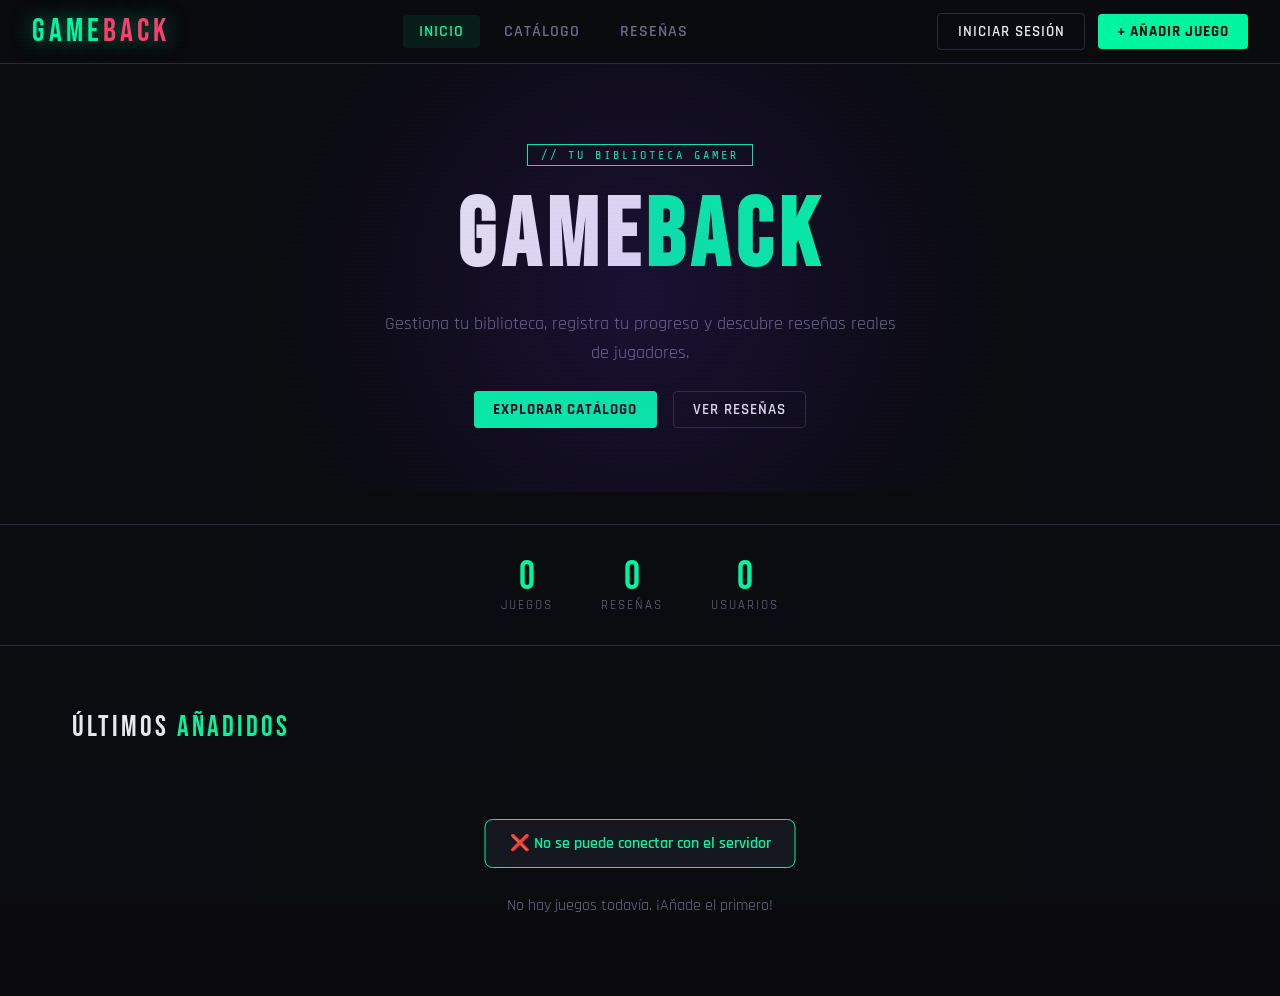
<file: frontend/index.html>
<!DOCTYPE html>
<html lang="es">
<head>
<meta charset="UTF-8">
<meta name="viewport" content="width=device-width, initial-scale=1.0">
<title>GameBack</title>
<link href="https://fonts.googleapis.com/css2?family=Bebas+Neue&family=Rajdhani:wght@400;500;600;700&family=Share+Tech+Mono&display=swap" rel="stylesheet">
<style>
  :root {
    --bg: #0a0a0f;
    --surface: #111118;
    --card: #16161f;
    --border: #2a2a3a;
    --accent: #00f5a0;
    --accent2: #7b2fff;
    --accent3: #ff3d6e;
    --text: #e8e8f0;
    --muted: #6b6b88;
    --gold: #ffd700;
  }

  * { margin: 0; padding: 0; box-sizing: border-box; }

  body {
    font-family: 'Rajdhani', sans-serif;
    background: var(--bg);
    color: var(--text);
    min-height: 100vh;
    overflow-x: hidden;
  }

  body::before {
    content: '';
    position: fixed;
    inset: 0;
    background: repeating-linear-gradient(0deg, transparent, transparent 2px, rgba(0,245,160,0.012) 2px, rgba(0,245,160,0.012) 4px);
    pointer-events: none;
    z-index: 9999;
  }

  header {
    position: sticky;
    top: 0;
    z-index: 100;
    background: rgba(10,10,15,0.92);
    backdrop-filter: blur(12px);
    border-bottom: 1px solid var(--border);
    padding: 0 2rem;
    display: flex;
    align-items: center;
    justify-content: space-between;
    height: 64px;
  }

  .logo { font-family: 'Bebas Neue', sans-serif; font-size: 2rem; letter-spacing: 4px; color: var(--accent); text-shadow: 0 0 20px rgba(0,245,160,0.5); }
  .logo span { color: var(--accent3); }

  nav { display: flex; gap: 0.5rem; }

  .nav-btn {
    background: none; border: none; color: var(--muted);
    font-family: 'Rajdhani', sans-serif; font-size: 1rem; font-weight: 600;
    letter-spacing: 1px; padding: 0.4rem 1rem; cursor: pointer;
    border-radius: 4px; transition: all 0.2s; text-transform: uppercase;
  }
  .nav-btn:hover, .nav-btn.active { color: var(--accent); background: rgba(0,245,160,0.08); }

  .header-actions { display: flex; gap: 0.8rem; align-items: center; }

  .btn-primary {
    background: var(--accent); color: var(--bg); border: none;
    padding: 0.5rem 1.2rem; font-family: 'Rajdhani', sans-serif;
    font-weight: 700; font-size: 0.95rem; letter-spacing: 1px;
    border-radius: 4px; cursor: pointer; text-transform: uppercase; transition: all 0.2s;
  }
  .btn-primary:hover { background: #00c97e; box-shadow: 0 0 20px rgba(0,245,160,0.4); }

  .btn-ghost {
    background: none; border: 1px solid var(--border); color: var(--text);
    padding: 0.5rem 1.2rem; font-family: 'Rajdhani', sans-serif;
    font-weight: 600; font-size: 0.95rem; letter-spacing: 1px;
    border-radius: 4px; cursor: pointer; text-transform: uppercase; transition: all 0.2s;
  }
  .btn-ghost:hover { border-color: var(--accent); color: var(--accent); }

  .page { display: none; }
  .page.active { display: block; }

  .hero { position: relative; padding: 5rem 2rem 4rem; text-align: center; overflow: hidden; }
  .hero::before {
    content: ''; position: absolute; top: -40%; left: 50%; transform: translateX(-50%);
    width: 800px; height: 800px;
    background: radial-gradient(circle, rgba(123,47,255,0.15) 0%, transparent 65%);
    pointer-events: none;
  }

  .hero-tag {
    display: inline-block; font-family: 'Share Tech Mono', monospace;
    font-size: 0.75rem; color: var(--accent); border: 1px solid var(--accent);
    padding: 0.2rem 0.8rem; letter-spacing: 3px; margin-bottom: 1.5rem;
  }

  .hero h1 { font-family: 'Bebas Neue', sans-serif; font-size: clamp(3rem, 8vw, 6rem); line-height: 1; letter-spacing: 6px; }
  .hero h1 em { color: var(--accent); font-style: normal; }
  .hero p { margin: 1.5rem auto; max-width: 520px; color: var(--muted); font-size: 1.1rem; line-height: 1.6; }
  .hero-cta { display: flex; gap: 1rem; justify-content: center; flex-wrap: wrap; }

  .stats-bar {
    display: flex; justify-content: center; gap: 3rem; padding: 2rem;
    border-top: 1px solid var(--border); border-bottom: 1px solid var(--border);
    margin: 2rem 0; flex-wrap: wrap;
  }
  .stat { text-align: center; }
  .stat-num { font-family: 'Bebas Neue', sans-serif; font-size: 2.5rem; color: var(--accent); line-height: 1; }
  .stat-label { font-size: 0.8rem; color: var(--muted); letter-spacing: 2px; text-transform: uppercase; }

  .section { max-width: 1200px; margin: 0 auto; padding: 2rem; }

  .section-header { display: flex; align-items: center; justify-content: space-between; margin-bottom: 1.5rem; }
  .section-title { font-family: 'Bebas Neue', sans-serif; font-size: 1.8rem; letter-spacing: 3px; }
  .section-title span { color: var(--accent); }

  .games-grid { display: grid; grid-template-columns: repeat(auto-fill, minmax(200px, 1fr)); gap: 1rem; }

  .game-card {
    background: var(--card); border: 1px solid var(--border); border-radius: 8px;
    overflow: hidden; cursor: pointer; transition: all 0.2s;
  }
  .game-card:hover { border-color: var(--accent); transform: translateY(-2px); box-shadow: 0 8px 24px rgba(0,245,160,0.1); }

  .game-cover { position: relative; height: 140px; display: flex; align-items: center; justify-content: center; font-size: 3.5rem; }
  .game-cover-bg { position: absolute; inset: 0; display: flex; align-items: center; justify-content: center; font-size: 3.5rem; }

  .score-badge {
    position: absolute; top: 8px; right: 8px; font-family: 'Share Tech Mono', monospace;
    font-size: 0.8rem; font-weight: 700; padding: 0.2rem 0.4rem; border-radius: 4px;
  }
  .score-green { background: rgba(0,200,100,0.2); color: #00c864; border: 1px solid #00c864; }
  .score-yellow { background: rgba(255,200,0,0.2); color: #ffc800; border: 1px solid #ffc800; }
  .score-red { background: rgba(255,60,60,0.2); color: #ff3c3c; border: 1px solid #ff3c3c; }

  .platform-badges { position: absolute; bottom: 8px; left: 8px; display: flex; gap: 4px; flex-wrap: wrap; }
  .platform-badge { font-size: 0.6rem; background: rgba(0,0,0,0.6); border: 1px solid var(--border); padding: 0.1rem 0.4rem; border-radius: 3px; }

  .game-info { padding: 0.8rem; }
  .game-title { font-weight: 700; font-size: 0.95rem; margin-bottom: 0.3rem; white-space: nowrap; overflow: hidden; text-overflow: ellipsis; }
  .game-meta { display: flex; gap: 0.5rem; align-items: center; font-size: 0.8rem; color: var(--muted); margin-bottom: 0.4rem; }
  .game-genre { font-size: 0.7rem; background: rgba(123,47,255,0.15); color: var(--accent2); border: 1px solid rgba(123,47,255,0.3); padding: 0.1rem 0.5rem; border-radius: 3px; }
  .user-rating { display: flex; align-items: center; gap: 0.4rem; font-size: 0.8rem; }
  .stars { color: var(--gold); }
  .review-count { color: var(--muted); font-size: 0.75rem; }

  .filter-tabs { display: flex; gap: 0.5rem; flex-wrap: wrap; margin-bottom: 1rem; }
  .filter-tab {
    background: none; border: 1px solid var(--border); color: var(--muted);
    padding: 0.3rem 0.8rem; border-radius: 20px; cursor: pointer;
    font-family: 'Rajdhani', sans-serif; font-size: 0.85rem; transition: all 0.2s;
  }
  .filter-tab:hover, .filter-tab.active { border-color: var(--accent); color: var(--accent); background: rgba(0,245,160,0.08); }

  .search-section { max-width: 700px; margin: 3rem auto 2rem; padding: 0 1rem; }
  .search-wrap { position: relative; display: flex; gap: 0.5rem; }
  .search-wrap input {
    flex: 1; background: var(--surface); border: 1px solid var(--border);
    border-radius: 6px; padding: 0.8rem 1.2rem; color: var(--text);
    font-family: 'Rajdhani', sans-serif; font-size: 1rem; outline: none; transition: border-color 0.2s;
  }
  .search-wrap input:focus { border-color: var(--accent); }
  .search-wrap input::placeholder { color: var(--muted); }

  .detail-hero { display: grid; grid-template-columns: 200px 1fr; gap: 2rem; margin-bottom: 2rem; }
  .detail-cover { height: 280px; border-radius: 8px; display: flex; align-items: center; justify-content: center; font-size: 6rem; border: 1px solid var(--border); }
  .detail-title { font-family: 'Bebas Neue', sans-serif; font-size: 2.5rem; letter-spacing: 3px; margin-bottom: 1rem; }
  .detail-scores { display: flex; gap: 1.5rem; margin-bottom: 1rem; }
  .score-block { text-align: center; }
  .score-num { font-family: 'Bebas Neue', sans-serif; font-size: 2rem; }
  .score-meta { color: #00c864; }
  .score-users { color: var(--gold); }
  .score-label { font-size: 0.7rem; color: var(--muted); letter-spacing: 2px; text-transform: uppercase; }
  .detail-platforms { display: flex; gap: 0.5rem; flex-wrap: wrap; margin-bottom: 1rem; }
  .detail-platform { font-size: 0.8rem; background: rgba(0,245,160,0.08); border: 1px solid rgba(0,245,160,0.2); color: var(--accent); padding: 0.2rem 0.6rem; border-radius: 4px; }
  .detail-desc { color: var(--muted); line-height: 1.6; margin-bottom: 1.5rem; }

  .back-btn {
    background: none; border: 1px solid var(--border); color: var(--muted);
    padding: 0.4rem 1rem; border-radius: 4px; cursor: pointer;
    font-family: 'Rajdhani', sans-serif; margin-bottom: 1.5rem; transition: all 0.2s;
  }
  .back-btn:hover { border-color: var(--accent); color: var(--accent); }

  .review-card { background: var(--card); border: 1px solid var(--border); border-radius: 8px; padding: 1rem; margin-bottom: 0.8rem; }
  .review-header { display: flex; justify-content: space-between; align-items: center; margin-bottom: 0.5rem; }
  .review-author { font-weight: 700; color: var(--accent); }
  .review-date { font-size: 0.8rem; color: var(--muted); }
  .review-text { color: var(--muted); line-height: 1.5; font-size: 0.95rem; }
  .reviews-section { margin-top: 2rem; }
  .reviews-list { margin-top: 1rem; }

  .modal-overlay {
    display: none; position: fixed; inset: 0; background: rgba(0,0,0,0.7);
    z-index: 200; align-items: center; justify-content: center;
  }
  .modal-overlay.open { display: flex; }
  .modal {
    background: var(--surface); border: 1px solid var(--border); border-radius: 12px;
    padding: 2rem; width: 100%; max-width: 480px; max-height: 90vh; overflow-y: auto;
  }
  .modal h2 { font-family: 'Bebas Neue', sans-serif; font-size: 1.8rem; letter-spacing: 2px; margin-bottom: 1.5rem; color: var(--accent); }
  .form-group { margin-bottom: 1rem; }
  .form-group label { display: block; font-size: 0.85rem; color: var(--muted); margin-bottom: 0.3rem; letter-spacing: 1px; text-transform: uppercase; }
  .form-group input, .form-group select, .form-group textarea {
    width: 100%; background: var(--card); border: 1px solid var(--border);
    border-radius: 6px; padding: 0.6rem 0.8rem; color: var(--text);
    font-family: 'Rajdhani', sans-serif; font-size: 1rem; outline: none; transition: border-color 0.2s;
  }
  .form-group input:focus, .form-group select:focus, .form-group textarea:focus { border-color: var(--accent); }
  .form-group textarea { resize: vertical; min-height: 80px; }
  .form-group select option { background: var(--card); }
  .modal-actions { display: flex; gap: 0.8rem; margin-top: 1.5rem; }

  .star-picker { display: flex; gap: 0.3rem; margin-top: 0.3rem; }
  .star-pick { font-size: 1.5rem; cursor: pointer; color: var(--border); transition: color 0.1s; }
  .star-pick.active, .star-pick:hover { color: var(--gold); }

  #toast {
    position: fixed; bottom: 2rem; left: 50%; transform: translateX(-50%) translateY(100px);
    background: var(--card); border: 1px solid var(--accent); color: var(--accent);
    padding: 0.8rem 1.5rem; border-radius: 8px; font-weight: 600;
    transition: transform 0.3s; z-index: 300; white-space: nowrap;
  }
  #toast.show { transform: translateX(-50%) translateY(0); }

  .empty-state { text-align: center; padding: 3rem; color: var(--muted); }
  .empty-state .icon { font-size: 3rem; margin-bottom: 1rem; }

  /* AUTH */
  .auth-container { max-width: 420px; margin: 4rem auto; padding: 2rem; }
  .auth-box { background: var(--surface); border: 1px solid var(--border); border-radius: 12px; padding: 2rem; }
  .auth-box h2 { font-family: 'Bebas Neue', sans-serif; font-size: 2rem; color: var(--accent); margin-bottom: 1.5rem; letter-spacing: 2px; }
  .auth-switch { text-align: center; margin-top: 1rem; color: var(--muted); font-size: 0.9rem; }
  .auth-switch span { color: var(--accent); cursor: pointer; }
  .user-info { display: flex; align-items: center; gap: 0.5rem; font-size: 0.9rem; }
  .user-badge { background: rgba(0,245,160,0.1); border: 1px solid var(--accent); color: var(--accent); padding: 0.2rem 0.8rem; border-radius: 4px; font-size: 0.85rem; }

  @keyframes fadeDown { from { opacity: 0; transform: translateY(-10px); } to { opacity: 1; transform: translateY(0); } }
</style>
</head>
<body>

<header>
  <div class="logo">GAME<span>BACK</span></div>
  <nav>
    <button class="nav-btn active" onclick="showPage('home')">Inicio</button>
    <button class="nav-btn" onclick="showPage('catalog')">Catálogo</button>
    <button class="nav-btn" onclick="showPage('reviews-page')">Reseñas</button>
  </nav>
  <div class="header-actions">
    <div id="user-area">
      <button class="btn-ghost" onclick="showPage('auth-page')">Iniciar Sesión</button>
    </div>
    <button class="btn-primary" onclick="openModal('add-game-modal')">+ Añadir Juego</button>
  </div>
</header>

<!-- HOME -->
<div id="home" class="page active">
  <div class="hero">
    <div class="hero-tag">// TU BIBLIOTECA GAMER</div>
    <h1>GAME<em>BACK</em></h1>
    <p>Gestiona tu biblioteca, registra tu progreso y descubre reseñas reales de jugadores.</p>
    <div class="hero-cta">
      <button class="btn-primary" onclick="showPage('catalog')">Explorar Catálogo</button>
      <button class="btn-ghost" onclick="showPage('reviews-page')">Ver Reseñas</button>
    </div>
  </div>
  <div class="stats-bar">
    <div class="stat"><div class="stat-num" id="stat-juegos">0</div><div class="stat-label">Juegos</div></div>
    <div class="stat"><div class="stat-num" id="stat-resenas">0</div><div class="stat-label">Reseñas</div></div>
    <div class="stat"><div class="stat-num" id="stat-usuarios">0</div><div class="stat-label">Usuarios</div></div>
  </div>
  <div class="section">
    <div class="section-header"><div class="section-title">Últimos <span>Añadidos</span></div></div>
    <div class="games-grid" id="trending-grid"></div>
  </div>
</div>

<!-- CATALOG -->
<div id="catalog" class="page">
  <div class="search-section">
    <div class="search-wrap">
      <input type="text" id="search-input" placeholder="Buscar juegos..." oninput="filterGames()">
    </div>
  </div>
  <div class="section">
    <div class="section-header"><div class="section-title">Catálogo <span>Completo</span></div></div>
    <div class="filter-tabs">
      <button class="filter-tab active" onclick="setFilter(this,'all')">Todos</button>
      <button class="filter-tab" onclick="setFilter(this,'RPG')">RPG</button>
      <button class="filter-tab" onclick="setFilter(this,'Acción')">Acción</button>
      <button class="filter-tab" onclick="setFilter(this,'Aventura')">Aventura</button>
      <button class="filter-tab" onclick="setFilter(this,'Estrategia')">Estrategia</button>
      <button class="filter-tab" onclick="setFilter(this,'Deportes')">Deportes</button>
      <button class="filter-tab" onclick="setFilter(this,'Terror')">Terror</button>
    </div>
    <div class="games-grid" id="catalog-grid"></div>
  </div>
</div>

<!-- GAME DETAIL -->
<div id="game-detail-page" class="page">
  <div class="section" id="game-detail"></div>
</div>

<!-- REVIEWS -->
<div id="reviews-page" class="page">
  <div class="section">
    <div class="section-header">
      <div class="section-title">Reseñas <span>Globales</span></div>
      <button class="btn-primary" onclick="openModal('add-review-modal')">+ Escribir Reseña</button>
    </div>
    <div id="all-reviews-list"></div>
  </div>
</div>

<!-- AUTH -->
<div id="auth-page" class="page">
  <div class="auth-container">
    <div class="auth-box">
      <div id="login-form">
        <h2>Iniciar Sesión</h2>
        <div class="form-group"><label>Email</label><input type="email" id="login-email" placeholder="tu@email.com"></div>
        <div class="form-group"><label>Contraseña</label><input type="password" id="login-password" placeholder="••••••••"></div>
        <button class="btn-primary" style="width:100%" onclick="login()">Entrar</button>
        <div class="auth-switch">¿No tienes cuenta? <span onclick="toggleAuth()">Regístrate</span></div>
      </div>
      <div id="register-form" style="display:none">
        <h2>Registro</h2>
        <div class="form-group"><label>Nombre</label><input type="text" id="reg-nombre" placeholder="Tu nombre"></div>
        <div class="form-group"><label>Email</label><input type="email" id="reg-email" placeholder="tu@email.com"></div>
        <div class="form-group"><label>Contraseña</label><input type="password" id="reg-password" placeholder="••••••••"></div>
        <button class="btn-primary" style="width:100%" onclick="register()">Crear cuenta</button>
        <div class="auth-switch">¿Ya tienes cuenta? <span onclick="toggleAuth()">Inicia sesión</span></div>
      </div>
    </div>
  </div>
</div>

<!-- MODAL AÑADIR JUEGO -->
<div class="modal-overlay" id="add-game-modal">
  <div class="modal">
    <h2>Añadir Juego</h2>
    <div class="form-group"><label>Título *</label><input type="text" id="new-game-title" placeholder="Nombre del juego"></div>
    <div class="form-group"><label>Género *</label>
      <select id="new-game-genre">
        <option>RPG</option><option>Acción</option><option>Aventura</option>
        <option>Estrategia</option><option>Deportes</option><option>Terror</option>
      </select>
    </div>
    <div class="form-group"><label>Año</label><input type="number" id="new-game-year" placeholder="2024"></div>
    <div class="form-group"><label>Nota Metacritic (0-100)</label><input type="number" id="new-game-meta" placeholder="70" min="0" max="100"></div>
    <div class="form-group"><label>Plataformas (separadas por coma)</label><input type="text" id="new-game-platforms" placeholder="PC, PS5, Xbox"></div>
    <div class="form-group"><label>Descripción</label><textarea id="new-game-desc" placeholder="Descripción del juego..."></textarea></div>
    <div class="form-group"><label>Emoji / Icono</label><input type="text" id="new-game-emoji" placeholder="🎮"></div>
    <div class="modal-actions">
      <button class="btn-primary" onclick="addGame()">Añadir al Catálogo</button>
      <button class="btn-ghost" onclick="closeModal('add-game-modal')">Cancelar</button>
    </div>
  </div>
</div>

<!-- MODAL EDITAR JUEGO -->
<div class="modal-overlay" id="edit-game-modal">
  <div class="modal">
    <h2>Editar Juego</h2>
    <input type="hidden" id="edit-game-id">
    <div class="form-group"><label>Título *</label><input type="text" id="edit-game-title"></div>
    <div class="form-group"><label>Género *</label>
      <select id="edit-game-genre">
        <option>RPG</option><option>Acción</option><option>Aventura</option>
        <option>Estrategia</option><option>Deportes</option><option>Terror</option>
      </select>
    </div>
    <div class="form-group"><label>Año</label><input type="number" id="edit-game-year"></div>
    <div class="form-group"><label>Nota Metacritic</label><input type="number" id="edit-game-meta" min="0" max="100"></div>
    <div class="form-group"><label>Plataformas</label><input type="text" id="edit-game-platforms"></div>
    <div class="form-group"><label>Descripción</label><textarea id="edit-game-desc"></textarea></div>
    <div class="form-group"><label>Emoji</label><input type="text" id="edit-game-emoji"></div>
    <div class="modal-actions">
      <button class="btn-primary" onclick="editGame()">Guardar Cambios</button>
      <button class="btn-ghost" onclick="closeModal('edit-game-modal')">Cancelar</button>
    </div>
  </div>
</div>

<!-- MODAL RESEÑA -->
<div class="modal-overlay" id="add-review-modal">
  <div class="modal">
    <h2>Escribir Reseña</h2>
    <div class="form-group"><label>Juego</label>
      <select id="review-game-select"></select>
    </div>
    <div class="form-group"><label>Tu nombre</label><input type="text" id="review-author" placeholder="@usuario"></div>
    <div class="form-group"><label>Puntuación</label>
      <div class="star-picker">
        <span class="star-pick" onclick="setStars(1)">★</span>
        <span class="star-pick" onclick="setStars(2)">★</span>
        <span class="star-pick" onclick="setStars(3)">★</span>
        <span class="star-pick" onclick="setStars(4)">★</span>
        <span class="star-pick" onclick="setStars(5)">★</span>
      </div>
    </div>
    <div class="form-group"><label>Reseña</label><textarea id="review-text" placeholder="Escribe tu opinión..."></textarea></div>
    <div class="modal-actions">
      <button class="btn-primary" onclick="addReview()">Publicar Reseña</button>
      <button class="btn-ghost" onclick="closeModal('add-review-modal')">Cancelar</button>
    </div>
  </div>
</div>

<div id="toast"></div>

<script>
  const API = 'http://localhost:8080';
  let games = [];
  let currentFilter = 'all';
  let currentGameId = null;
  let selectedStars = 0;
  let currentUser = null;

  // ── INIT ──
  async function init() {
    await loadGames();
    await updateStats();
    renderGrid('trending-grid', games.slice(-4));
  }

  // ── CARGAR JUEGOS DESDE API ──
  async function loadGames() {
    try {
      const res = await fetch(`${API}/juegos`);
      games = await res.json();
    } catch (e) {
      showToast('❌ No se puede conectar con el servidor');
    }
  }

  // ── STATS ──
  async function updateStats() {
    try {
      const [juegosRes, resenasRes, usuariosRes] = await Promise.all([
        fetch(`${API}/juegos`),
        fetch(`${API}/resenas`),
        fetch(`${API}/usuarios`)
      ]);
      const juegos = await juegosRes.json();
      const resenas = await resenasRes.json();
      const usuarios = await usuariosRes.json();
      document.getElementById('stat-juegos').textContent = juegos.length;
      document.getElementById('stat-resenas').textContent = resenas.length;
      document.getElementById('stat-usuarios').textContent = usuarios.length;
    } catch(e) {}
  }

  // ── NAVEGACIÓN ──
  function showPage(id) {
    document.querySelectorAll('.page').forEach(p => p.classList.remove('active'));
    document.getElementById(id).classList.add('active');
    document.querySelectorAll('.nav-btn').forEach(b => b.classList.remove('active'));
    const navMap = { home: 0, catalog: 1, 'reviews-page': 2 };
    if (navMap[id] !== undefined) document.querySelectorAll('.nav-btn')[navMap[id]].classList.add('active');
    if (id === 'catalog') filterGames();
    if (id === 'reviews-page') renderAllReviews();
    if (id === 'home') { loadGames().then(() => { renderGrid('trending-grid', games.slice(-4)); updateStats(); }); }
  }

  // ── RENDER GRID ──
  function renderGrid(containerId, list) {
    const container = document.getElementById(containerId);
    if (!list.length) {
      container.innerHTML = `<div class="empty-state" style="grid-column:1/-1"><div class="icon">🎮</div><p>No hay juegos todavía. ¡Añade el primero!</p></div>`;
      return;
    }
    container.innerHTML = list.map(g => gameCardHTML(g)).join('');
  }

  function gameCardHTML(g) {
    const scoreClass = g.nota_metacritic >= 75 ? 'score-green' : g.nota_metacritic >= 50 ? 'score-yellow' : 'score-red';
    const plataformas = g.plataformas ? g.plataformas.split(',').map(p => `<span class="platform-badge">${p.trim()}</span>`).join('') : '';
    return `
      <div class="game-card" onclick="showGameDetail(${g.id})">
        <div class="game-cover">
          <div class="game-cover-bg" style="background:linear-gradient(135deg,${genreColor(g.genero)}22,#0a0a0f)">${g.emoji || '🎮'}</div>
          <div class="score-badge ${scoreClass}">${g.nota_metacritic}</div>
          <div class="platform-badges">${plataformas}</div>
        </div>
        <div class="game-info">
          <div class="game-title">${g.titulo}</div>
          <div class="game-meta"><span>${g.anio}</span><span class="game-genre">${g.genero}</span></div>
        </div>
      </div>`;
  }

  function genreColor(genre) {
    const map = { RPG: '#7b2fff', 'Acción': '#ff3d6e', Aventura: '#00f5a0', Estrategia: '#ffd700', Deportes: '#00bfff', Terror: '#ff6b35' };
    return map[genre] || '#888';
  }

  // ── GAME DETAIL ──
  async function showGameDetail(id) {
    currentGameId = id;
    const g = games.find(x => x.id === id);
    let resenas = [];
    try {
      const res = await fetch(`${API}/resenas/${id}`);
      resenas = await res.json();
    } catch(e) {}

    const avgStars = resenas.length ? (resenas.reduce((s, r) => s + r.estrellas, 0) / resenas.length).toFixed(1) : '—';
    const scoreClass = g.nota_metacritic >= 75 ? 'score-green' : g.nota_metacritic >= 50 ? 'score-yellow' : 'score-red';
    const plataformas = g.plataformas ? g.plataformas.split(',').map(p => `<span class="detail-platform">${p.trim()}</span>`).join('') : '';

    const reviewsHTML = resenas.length
      ? resenas.map(r => `
        <div class="review-card">
          <div class="review-header">
            <span class="review-author">@${r.autor}</span>
            <div style="display:flex;gap:0.8rem;align-items:center">
              <span class="stars">${'★'.repeat(r.estrellas)}${'☆'.repeat(5-r.estrellas)}</span>
              <span class="review-date">${r.fecha}</span>
              <button onclick="deleteReview(${r.id}, ${id})" style="background:none;border:none;color:var(--accent3);cursor:pointer;font-size:0.8rem;">✕</button>
            </div>
          </div>
          <p class="review-text">${r.texto}</p>
        </div>`).join('')
      : `<div class="empty-state"><div class="icon">✍️</div><p>Sé el primero en reseñar este juego</p></div>`;

    document.getElementById('game-detail').innerHTML = `
      <button class="back-btn" onclick="showPage('catalog')">← Volver al catálogo</button>
      <div class="detail-hero">
        <div class="detail-cover" style="background:linear-gradient(135deg,${genreColor(g.genero)}33,#0a0a0f)">${g.emoji || '🎮'}</div>
        <div>
          <div style="display:flex;gap:0.5rem;margin-bottom:0.5rem;flex-wrap:wrap">
            <span class="game-genre">${g.genero}</span>
            <span class="game-genre" style="color:var(--muted);border-color:var(--border);background:none">${g.anio}</span>
          </div>
          <div class="detail-title">${g.titulo}</div>
          <div class="detail-scores">
            <div class="score-block"><div class="score-num score-meta">${g.nota_metacritic}</div><div class="score-label">Metacritic</div></div>
            <div class="score-block"><div class="score-num score-users">${avgStars}</div><div class="score-label">Usuarios</div></div>
            <div class="score-block"><div class="score-num" style="color:var(--accent2)">${resenas.length}</div><div class="score-label">Reseñas</div></div>
          </div>
          <div class="detail-platforms">${plataformas}</div>
          <p class="detail-desc">${g.descripcion || ''}</p>
          <div style="display:flex;gap:0.8rem;flex-wrap:wrap">
            <button class="btn-primary" onclick="openReviewModalFor(${g.id})">✍️ Escribir Reseña</button>
            <button class="btn-ghost" onclick="openEditModal(${g.id})">✏️ Editar</button>
            <button class="btn-ghost" style="border-color:var(--accent3);color:var(--accent3)" onclick="deleteGame(${g.id})">🗑️ Eliminar</button>
          </div>
        </div>
      </div>
      <div class="reviews-section">
        <div class="section-header"><div class="section-title">Reseñas de <span>Usuarios</span></div></div>
        <div class="reviews-list">${reviewsHTML}</div>
      </div>`;

    showPage('game-detail-page');
  }

  // ── FILTER ──
  function setFilter(btn, genre) {
    currentFilter = genre;
    document.querySelectorAll('.filter-tab').forEach(b => b.classList.remove('active'));
    btn.classList.add('active');
    filterGames();
  }

  function filterGames() {
    const q = (document.getElementById('search-input')?.value || '').toLowerCase();
    const filtered = games.filter(g =>
      (currentFilter === 'all' || g.genero === currentFilter) &&
      g.titulo.toLowerCase().includes(q)
    );
    renderGrid('catalog-grid', filtered);
  }

  // ── ALL REVIEWS ──
  async function renderAllReviews() {
    const container = document.getElementById('all-reviews-list');
    try {
      const res = await fetch(`${API}/resenas`);
      const all = await res.json();
      if (!all.length) {
        container.innerHTML = `<div class="empty-state"><div class="icon">✍️</div><p>Todavía no hay reseñas. ¡Sé el primero!</p></div>`;
        return;
      }
      container.innerHTML = all.map(r => `
        <div class="review-card">
          <div class="review-header">
            <div>
              <span class="review-author">@${r.autor}</span>
              <span style="color:var(--muted);font-size:0.85rem;margin-left:0.8rem">sobre <span style="color:var(--text);cursor:pointer" onclick="showGameDetail(${r.id_juego})">${r.titulo_juego}</span></span>
            </div>
            <div style="display:flex;gap:0.8rem;align-items:center">
              <span class="stars">${'★'.repeat(r.estrellas)}${'☆'.repeat(5-r.estrellas)}</span>
              <span class="review-date">${r.fecha}</span>
            </div>
          </div>
          <p class="review-text">${r.texto}</p>
        </div>`).join('');
    } catch(e) {
      container.innerHTML = `<div class="empty-state"><div class="icon">❌</div><p>Error al cargar reseñas</p></div>`;
    }
  }

  // ── MODALS ──
  function openModal(id) {
    if (id === 'add-review-modal') {
      const sel = document.getElementById('review-game-select');
      sel.innerHTML = games.map(g => `<option value="${g.id}">${g.titulo}</option>`).join('');
      if (currentGameId) sel.value = currentGameId;
      selectedStars = 0;
      updateStarPicker();
    }
    document.getElementById(id).classList.add('open');
  }

  function openReviewModalFor(gameId) { currentGameId = gameId; openModal('add-review-modal'); }

  function openEditModal(id) {
    const g = games.find(x => x.id === id);
    document.getElementById('edit-game-id').value = g.id;
    document.getElementById('edit-game-title').value = g.titulo;
    document.getElementById('edit-game-genre').value = g.genero;
    document.getElementById('edit-game-year').value = g.anio;
    document.getElementById('edit-game-meta').value = g.nota_metacritic;
    document.getElementById('edit-game-platforms').value = g.plataformas || '';
    document.getElementById('edit-game-desc').value = g.descripcion || '';
    document.getElementById('edit-game-emoji').value = g.emoji || '🎮';
    openModal('edit-game-modal');
  }

  function closeModal(id) { document.getElementById(id).classList.remove('open'); }

  document.querySelectorAll('.modal-overlay').forEach(o => {
    o.addEventListener('click', e => { if (e.target === o) o.classList.remove('open'); });
  });

  // ── STARS ──
  function setStars(n) { selectedStars = n; updateStarPicker(); }
  function updateStarPicker() {
    document.querySelectorAll('.star-pick').forEach((s, i) => s.classList.toggle('active', i < selectedStars));
  }

  // ── ADD GAME ──
  async function addGame() {
    const titulo = document.getElementById('new-game-title').value.trim();
    if (!titulo) { showToast('❌ El título es obligatorio'); return; }

    const juego = {
      titulo,
      genero: document.getElementById('new-game-genre').value,
      anio: parseInt(document.getElementById('new-game-year').value) || new Date().getFullYear(),
      nota_metacritic: parseInt(document.getElementById('new-game-meta').value) || 70,
      plataformas: document.getElementById('new-game-platforms').value,
      descripcion: document.getElementById('new-game-desc').value,
      emoji: document.getElementById('new-game-emoji').value || '🎮'
    };

    try {
      await fetch(`${API}/juegos`, { method: 'POST', headers: { 'Content-Type': 'application/json' }, body: JSON.stringify(juego) });
      closeModal('add-game-modal');
      document.getElementById('new-game-title').value = '';
      await loadGames();
      await updateStats();
      renderGrid('trending-grid', games.slice(-4));
      if (document.getElementById('catalog').classList.contains('active')) filterGames();
      showToast('✅ Juego añadido correctamente');
    } catch(e) {
      showToast('❌ Error al añadir el juego');
    }
  }

  // ── EDIT GAME ──
  async function editGame() {
    const id = document.getElementById('edit-game-id').value;
    const juego = {
      titulo: document.getElementById('edit-game-title').value.trim(),
      genero: document.getElementById('edit-game-genre').value,
      anio: parseInt(document.getElementById('edit-game-year').value) || new Date().getFullYear(),
      nota_metacritic: parseInt(document.getElementById('edit-game-meta').value) || 70,
      plataformas: document.getElementById('edit-game-platforms').value,
      descripcion: document.getElementById('edit-game-desc').value,
      emoji: document.getElementById('edit-game-emoji').value || '🎮'
    };

    try {
      await fetch(`${API}/juegos/${id}`, { method: 'PUT', headers: { 'Content-Type': 'application/json' }, body: JSON.stringify(juego) });
      closeModal('edit-game-modal');
      await loadGames();
      showGameDetail(parseInt(id));
      showToast('✅ Juego actualizado correctamente');
    } catch(e) {
      showToast('❌ Error al editar el juego');
    }
  }

  // ── DELETE GAME ──
  async function deleteGame(id) {
    if (!confirm('¿Seguro que quieres eliminar este juego?')) return;
    try {
      await fetch(`${API}/juegos/${id}`, { method: 'DELETE' });
      await loadGames();
      await updateStats();
      showPage('catalog');
      showToast('✅ Juego eliminado correctamente');
    } catch(e) {
      showToast('❌ Error al eliminar el juego');
    }
  }

  // ── ADD REVIEW ──
  async function addReview() {
    const gameId = parseInt(document.getElementById('review-game-select').value);
    const autor = document.getElementById('review-author').value.trim();
    const texto = document.getElementById('review-text').value.trim();

    if (!autor) { showToast('❌ Escribe tu nombre'); return; }
    if (!selectedStars) { showToast('❌ Selecciona una puntuación'); return; }
    if (!texto) { showToast('❌ Escribe tu reseña'); return; }

    try {
      await fetch(`${API}/resenas`, {
        method: 'POST',
        headers: { 'Content-Type': 'application/json' },
        body: JSON.stringify({ id_juego: gameId, autor, estrellas: selectedStars, texto })
      });
      closeModal('add-review-modal');
      document.getElementById('review-author').value = '';
      document.getElementById('review-text').value = '';
      selectedStars = 0; updateStarPicker();
      await updateStats();
      if (currentGameId === gameId) showGameDetail(gameId);
      if (document.getElementById('reviews-page').classList.contains('active')) renderAllReviews();
      showToast('✅ Reseña publicada correctamente');
    } catch(e) {
      showToast('❌ Error al publicar la reseña');
    }
  }

  // ── DELETE REVIEW ──
  async function deleteReview(id, gameId) {
    if (!confirm('¿Eliminar esta reseña?')) return;
    try {
      await fetch(`${API}/resenas/${id}`, { method: 'DELETE' });
      await updateStats();
      showGameDetail(gameId);
      showToast('✅ Reseña eliminada');
    } catch(e) {
      showToast('❌ Error al eliminar la reseña');
    }
  }

  // ── AUTH ──
  function toggleAuth() {
    document.getElementById('login-form').style.display = document.getElementById('login-form').style.display === 'none' ? 'block' : 'none';
    document.getElementById('register-form').style.display = document.getElementById('register-form').style.display === 'none' ? 'block' : 'none';
  }

  async function register() {
    const nombre = document.getElementById('reg-nombre').value.trim();
    const email = document.getElementById('reg-email').value.trim();
    const password = document.getElementById('reg-password').value;
    if (!nombre || !email || !password) { showToast('❌ Rellena todos los campos'); return; }

    try {
      const res = await fetch(`${API}/usuarios/registro`, {
        method: 'POST', headers: { 'Content-Type': 'application/json' },
        body: JSON.stringify({ nombre, email, password })
      });
      const data = await res.json();
      if (res.ok) { showToast('✅ Cuenta creada. Ahora inicia sesión'); toggleAuth(); }
      else { showToast(`❌ ${data.error}`); }
    } catch(e) { showToast('❌ Error al registrarse'); }
  }

  async function login() {
    const email = document.getElementById('login-email').value.trim();
    const password = document.getElementById('login-password').value;
    if (!email || !password) { showToast('❌ Rellena todos los campos'); return; }

    try {
      const res = await fetch(`${API}/usuarios/login`, {
        method: 'POST', headers: { 'Content-Type': 'application/json' },
        body: JSON.stringify({ email, password })
      });
      const data = await res.json();
      if (res.ok) {
        currentUser = data;
        document.getElementById('user-area').innerHTML = `<div class="user-info"><span class="user-badge">👾 ${data.nombre}</span><button class="btn-ghost" onclick="logout()" style="font-size:0.8rem;padding:0.3rem 0.6rem">Salir</button></div>`;
        showPage('home');
        showToast(`✅ Bienvenido, ${data.nombre}`);
        await updateStats();
      } else { showToast(`❌ ${data.error}`); }
    } catch(e) { showToast('❌ Error al iniciar sesión'); }
  }

  function logout() {
    currentUser = null;
    document.getElementById('user-area').innerHTML = `<button class="btn-ghost" onclick="showPage('auth-page')">Iniciar Sesión</button>`;
    showToast('👋 Sesión cerrada');
  }

  // ── TOAST ──
  function showToast(msg) {
    const t = document.getElementById('toast');
    t.textContent = msg;
    t.classList.add('show');
    setTimeout(() => t.classList.remove('show'), 2800);
  }

  init();
</script>
</body>
</html>
</file>
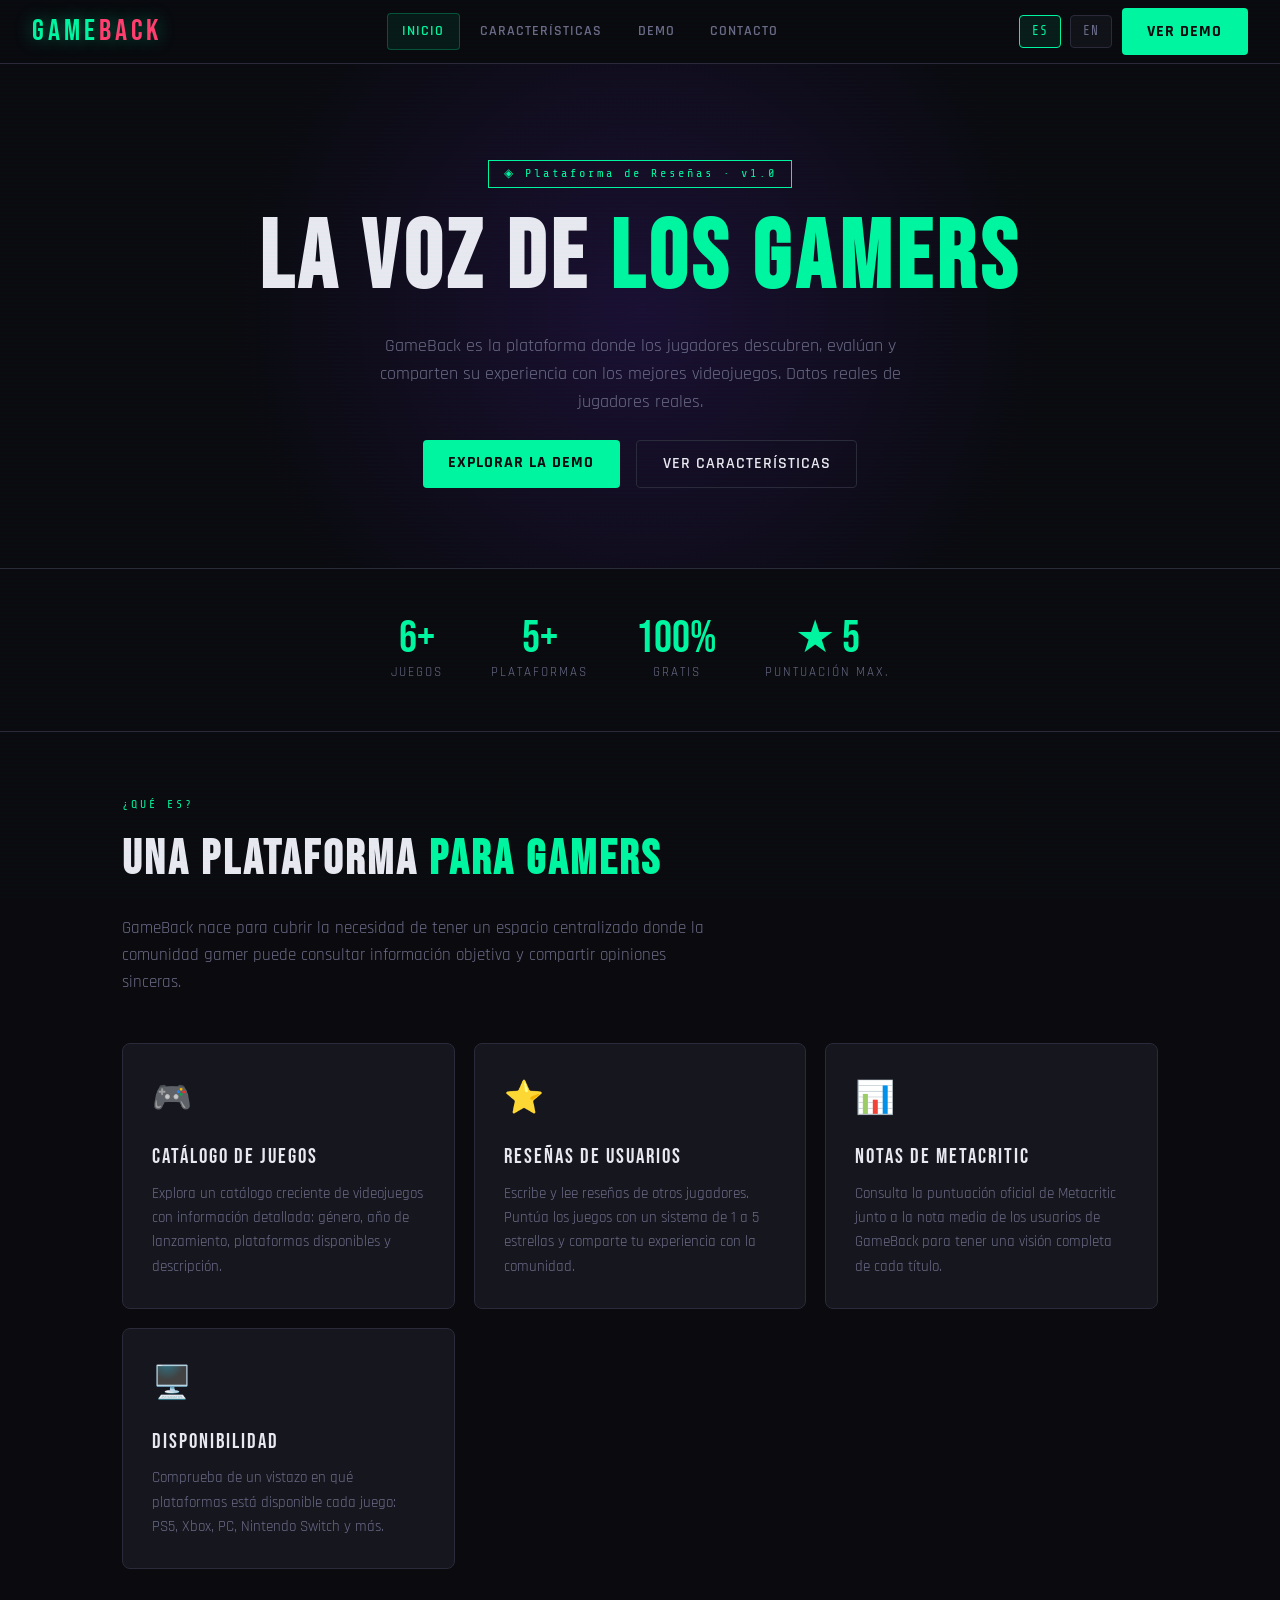
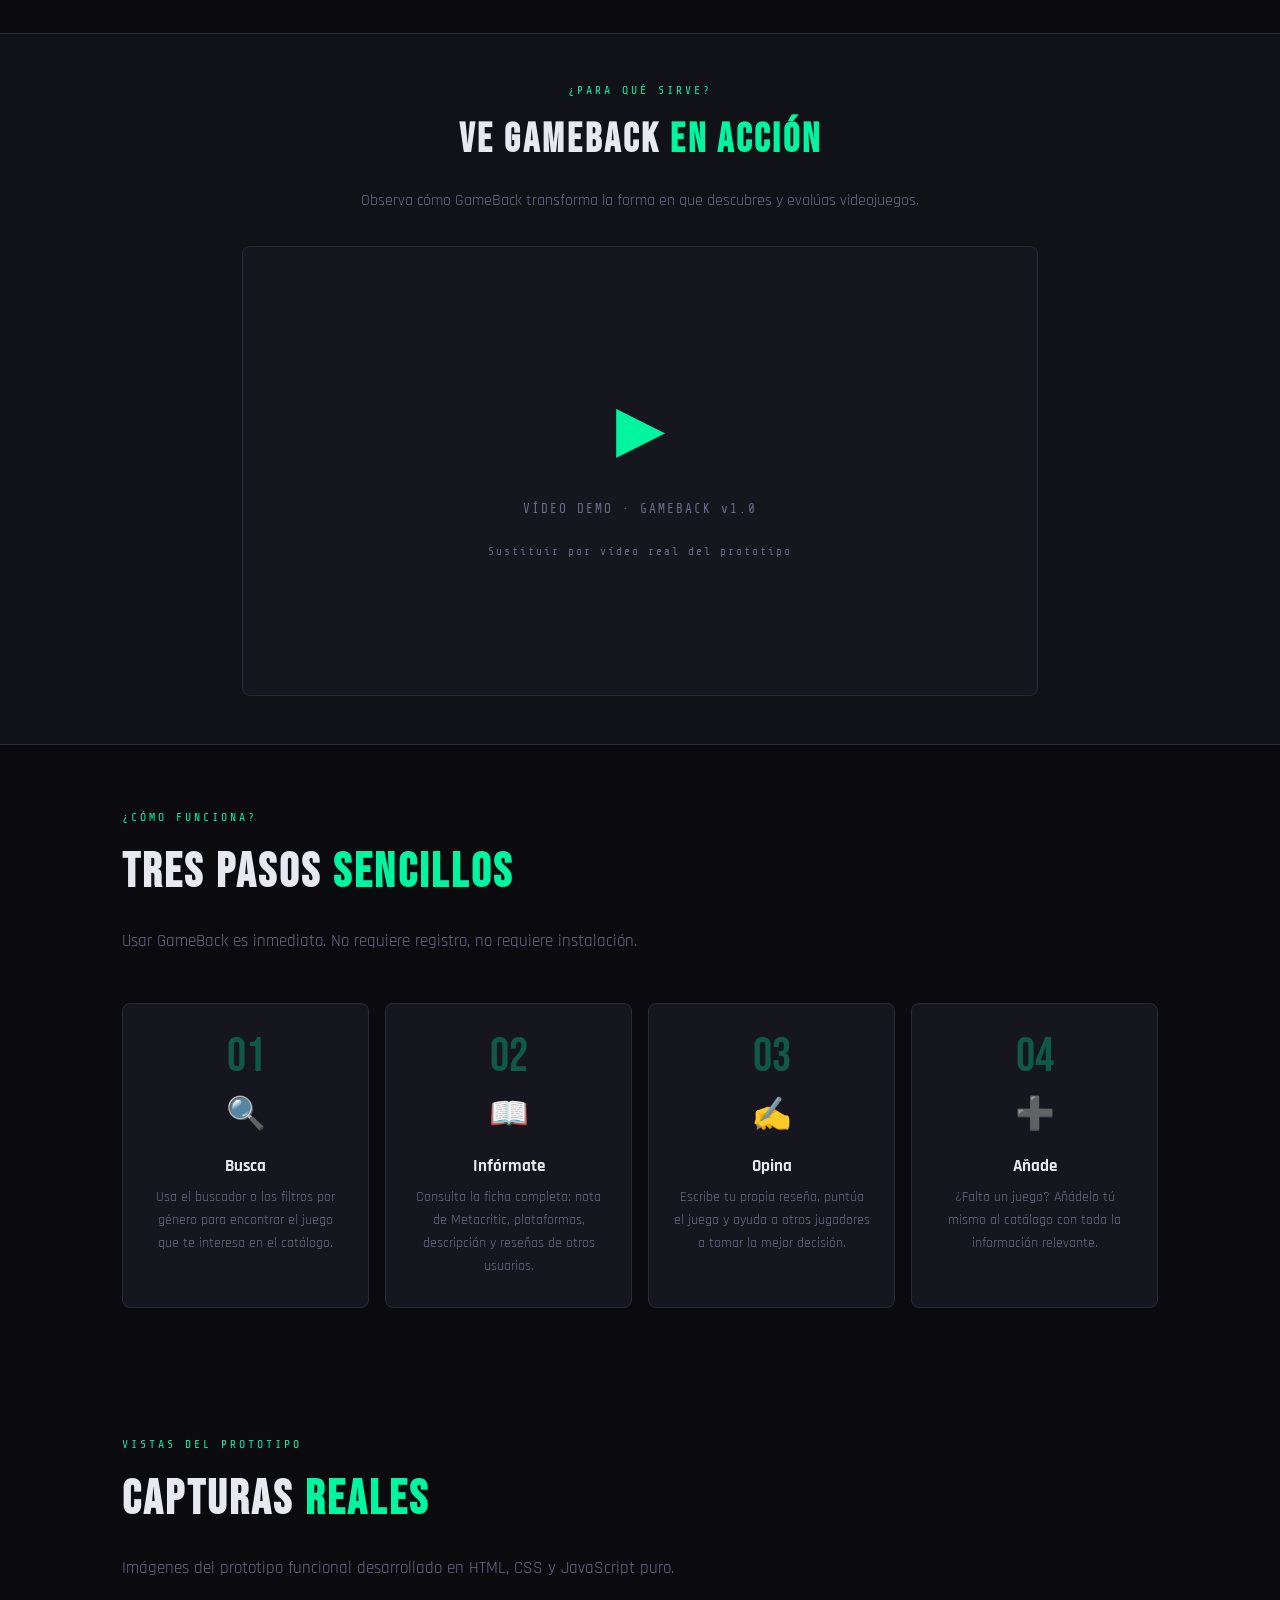
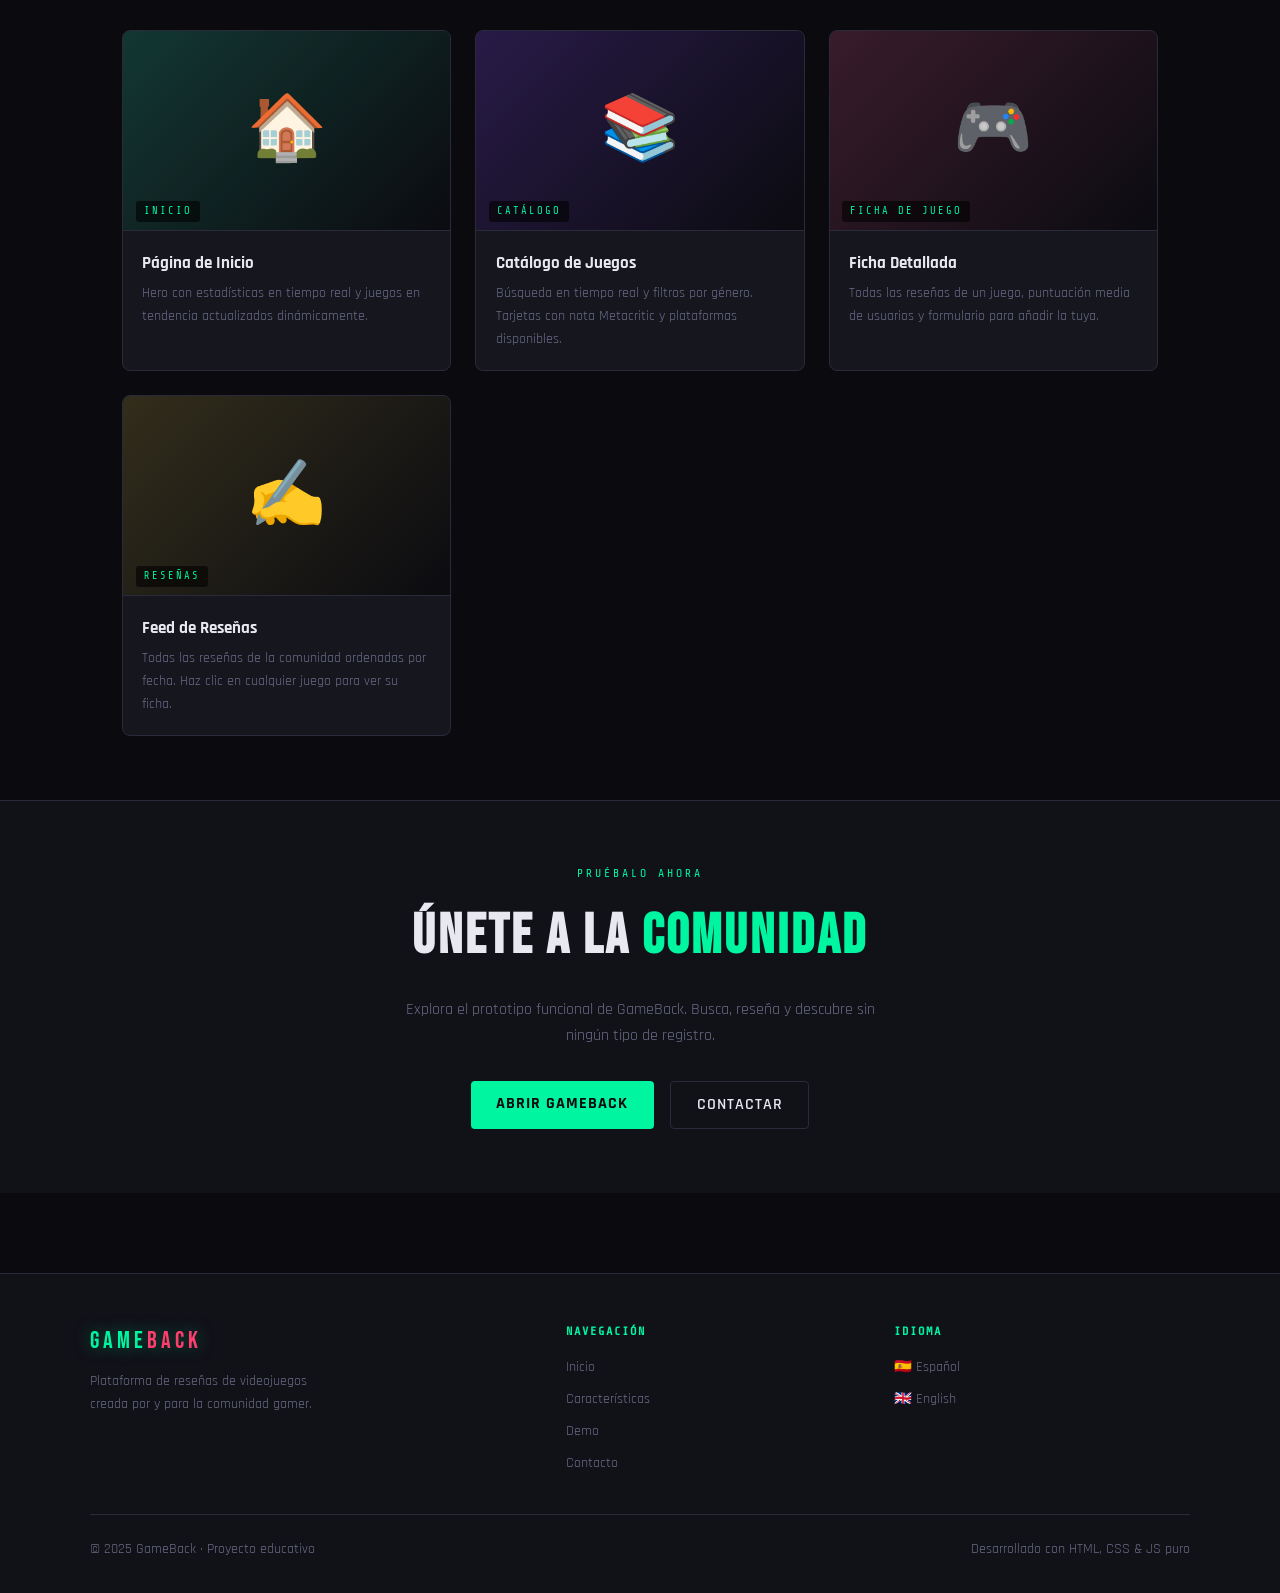
<file: HTML/index.html>
<!DOCTYPE html>
<html lang="es">
<head>
  <meta charset="UTF-8">
  <meta http-equiv="refresh" content="0; url=index-es.html">
  <title>GameBack</title>
</head>
<body>
  <p>Redirigiendo... <a href="index-es.html">Haz clic aquí</a></p>
</body>
</html>
</file>
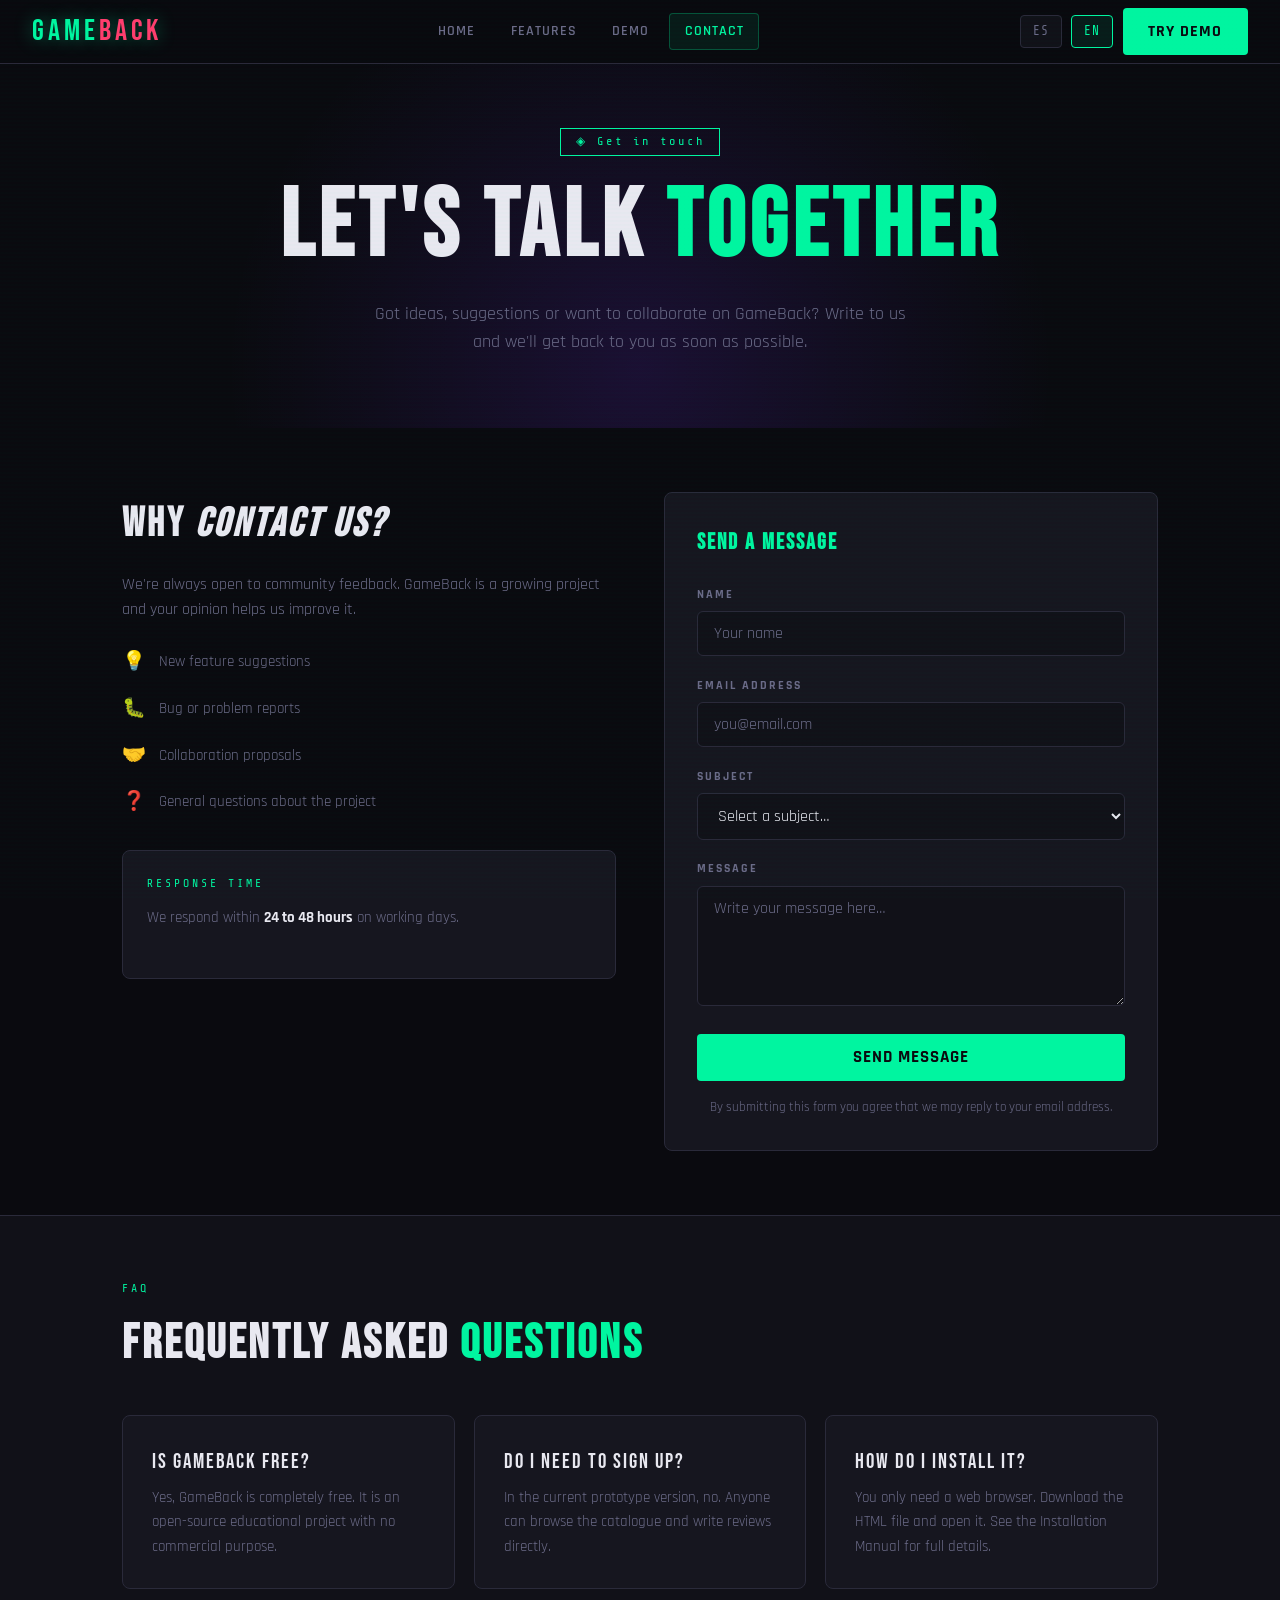
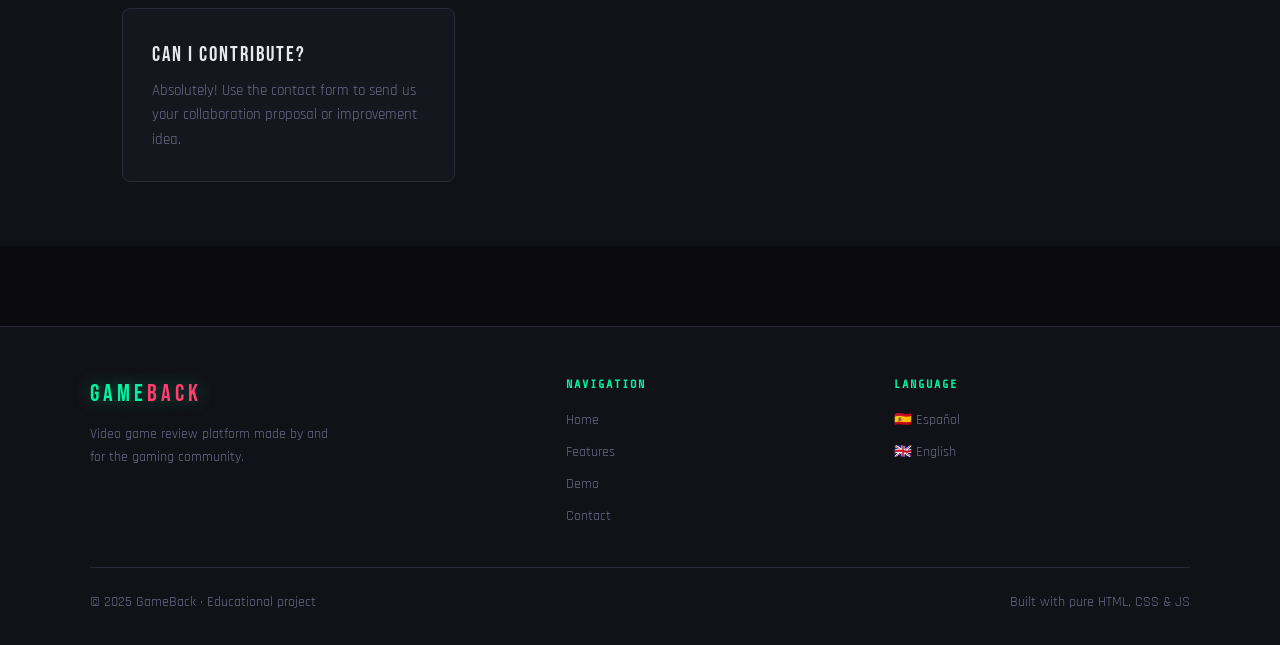
<file: HTML/contact-en.html>
<!DOCTYPE html>
<html lang="en">
<head>
  <meta charset="UTF-8">
  <meta name="viewport" content="width=device-width, initial-scale=1.0">
  <meta name="description" content="Contact the GameBack team. Send us your suggestions, questions or collaboration proposals.">
  <title>Contact · GameBack</title>
  <link rel="stylesheet" href="css/style.css">
</head>
<body>
<header>
  <a href="index-en.html" class="logo">GAME<span>BACK</span></a>
  <nav aria-label="Main navigation">
    <a href="index-en.html" class="nav-link">Home</a>
    <a href="features-en.html" class="nav-link">Features</a>
    <a href="demo-en.html" class="nav-link">Demo</a>
    <a href="contact-en.html" class="nav-link active">Contact</a>
  </nav>
  <div class="header-right">
    <a href="contact-es.html" class="lang-btn">ES</a>
    <a href="contact-en.html" class="lang-btn current">EN</a>
    <a href="demo-en.html" class="btn-primary">Try Demo</a>
  </div>
</header>
<main>
<section class="hero" style="padding:4rem 2rem 3rem" aria-label="Contact">
  <div class="hero-tag">◈ Get in touch</div>
  <h1>LET'S TALK <em>TOGETHER</em></h1>
  <p>Got ideas, suggestions or want to collaborate on GameBack? Write to us and we'll get back to you as soon as possible.</p>
</section>

<section class="section">
  <div class="contact-wrap">
    <div class="contact-info">
      <h2>WHY <em>CONTACT US?</em></h2>
      <p>We're always open to community feedback. GameBack is a growing project and your opinion helps us improve it.</p>
      <div class="contact-detail"><span class="icon" aria-hidden="true">💡</span><span>New feature suggestions</span></div>
      <div class="contact-detail"><span class="icon" aria-hidden="true">🐛</span><span>Bug or problem reports</span></div>
      <div class="contact-detail"><span class="icon" aria-hidden="true">🤝</span><span>Collaboration proposals</span></div>
      <div class="contact-detail"><span class="icon" aria-hidden="true">❓</span><span>General questions about the project</span></div>
      <div style="margin-top:2rem;background:var(--card);border:1px solid var(--border);border-radius:8px;padding:1.5rem">
        <div style="font-family:'Share Tech Mono',monospace;font-size:.72rem;color:var(--accent);letter-spacing:3px;margin-bottom:.8rem">RESPONSE TIME</div>
        <p style="color:var(--muted);font-size:.95rem">We respond within <strong style="color:var(--text)">24 to 48 hours</strong> on working days.</p>
      </div>
    </div>

    <div class="form-card" role="region" aria-label="Contact form">
      <h3 style="font-family:'Bebas Neue',sans-serif;font-size:1.4rem;letter-spacing:2px;color:var(--accent);margin-bottom:1.5rem">SEND A MESSAGE</h3>
      <form action="#" method="post" novalidate aria-label="GameBack contact form">
        <div class="form-group">
          <label class="form-label" for="contact-name">Name</label>
          <input class="form-input" type="text" id="contact-name" name="name" placeholder="Your name" autocomplete="name" aria-required="true">
        </div>
        <div class="form-group">
          <label class="form-label" for="contact-email">Email address</label>
          <input class="form-input" type="email" id="contact-email" name="email" placeholder="you@email.com" autocomplete="email" aria-required="true">
        </div>
        <div class="form-group">
          <label class="form-label" for="contact-subject">Subject</label>
          <select class="form-select" id="contact-subject" name="subject" aria-required="true">
            <option value="" disabled selected>Select a subject…</option>
            <option value="suggestion">Improvement suggestion</option>
            <option value="bug">Bug report</option>
            <option value="collaboration">Collaboration proposal</option>
            <option value="question">General question</option>
            <option value="other">Other</option>
          </select>
        </div>
        <div class="form-group">
          <label class="form-label" for="contact-message">Message</label>
          <textarea class="form-textarea" id="contact-message" name="message" placeholder="Write your message here…" aria-required="true"></textarea>
        </div>
        <button type="submit" class="btn-primary" style="width:100%;font-size:1.05rem;padding:.8rem" aria-label="Send contact message">
          Send Message
        </button>
        <p style="color:var(--muted);font-size:.8rem;margin-top:1rem;text-align:center">By submitting this form you agree that we may reply to your email address.</p>
      </form>
    </div>
  </div>
</section>

<section style="background:var(--surface);border-top:1px solid var(--border)">
  <div class="section">
    <div class="section-tag">FAQ</div>
    <h2 class="section-title">FREQUENTLY ASKED <em>QUESTIONS</em></h2>
    <div style="display:grid;grid-template-columns:repeat(auto-fit,minmax(280px,1fr));gap:1.2rem;margin-top:2rem">
      <div class="feat-card"><div class="feat-title">Is GameBack free?</div><p class="feat-desc">Yes, GameBack is completely free. It is an open-source educational project with no commercial purpose.</p></div>
      <div class="feat-card"><div class="feat-title">Do I need to sign up?</div><p class="feat-desc">In the current prototype version, no. Anyone can browse the catalogue and write reviews directly.</p></div>
      <div class="feat-card"><div class="feat-title">How do I install it?</div><p class="feat-desc">You only need a web browser. Download the HTML file and open it. See the Installation Manual for full details.</p></div>
      <div class="feat-card"><div class="feat-title">Can I contribute?</div><p class="feat-desc">Absolutely! Use the contact form to send us your collaboration proposal or improvement idea.</p></div>
    </div>
  </div>
</section>
</main>
<footer>
  <div class="footer-grid">
    <div class="footer-brand"><div class="logo">GAME<span>BACK</span></div><p>Video game review platform made by and for the gaming community.</p></div>
    <div class="footer-col"><h4>Navigation</h4><ul><li><a href="index-en.html">Home</a></li><li><a href="features-en.html">Features</a></li><li><a href="demo-en.html">Demo</a></li><li><a href="contact-en.html">Contact</a></li></ul></div>
    <div class="footer-col"><h4>Language</h4><ul><li><a href="contact-es.html">🇪🇸 Español</a></li><li><a href="contact-en.html">🇬🇧 English</a></li></ul></div>
  </div>
  <div class="footer-bottom"><span>© 2025 GameBack · Educational project</span><span>Built with pure HTML, CSS &amp; JS</span></div>
</footer>
</body>
</html>
</file>
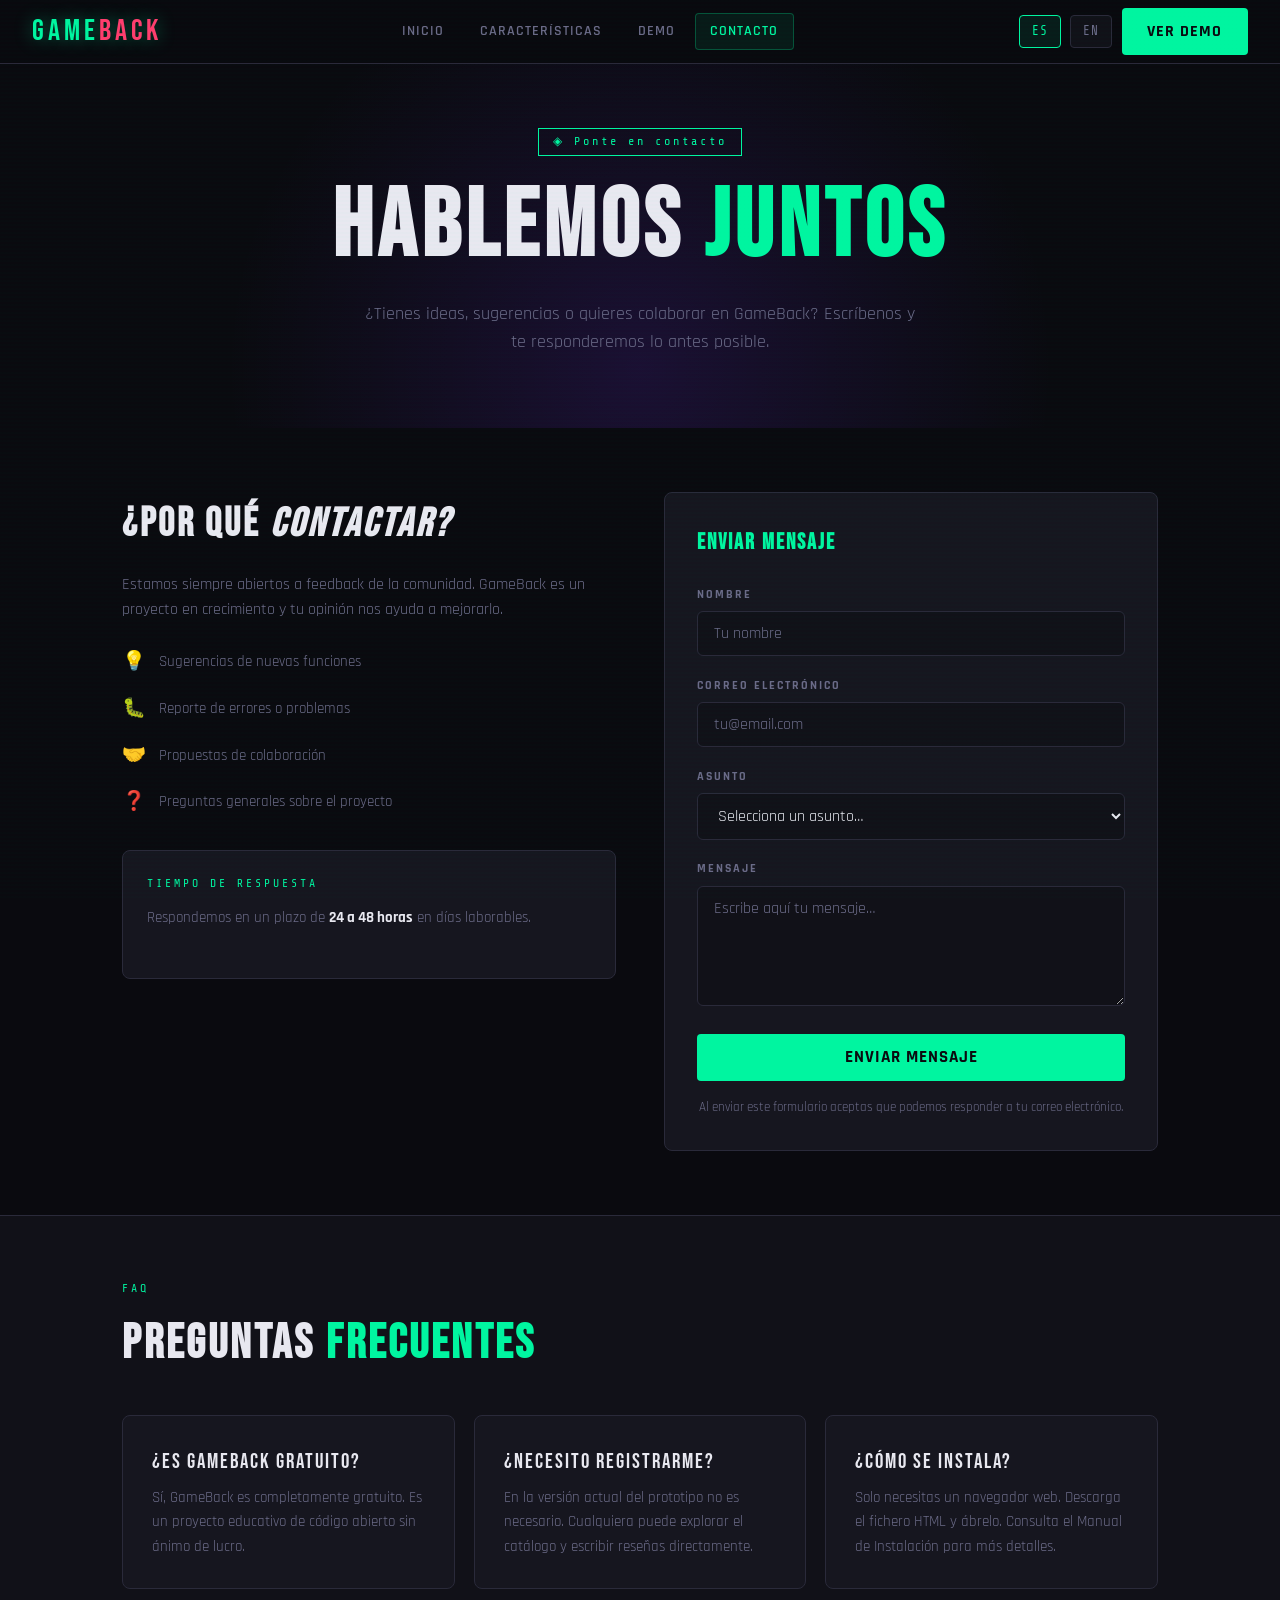
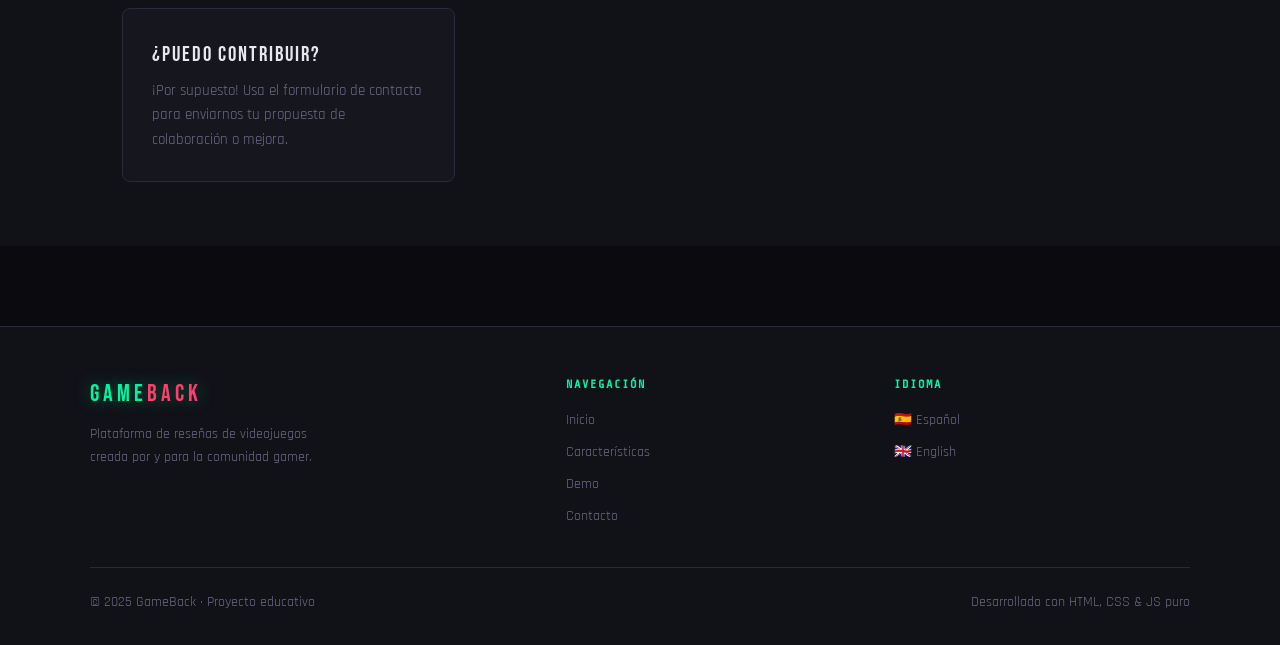
<file: HTML/contact-es.html>
<!DOCTYPE html>
<html lang="es">
<head>
  <meta charset="UTF-8">
  <meta name="viewport" content="width=device-width, initial-scale=1.0">
  <meta name="description" content="Contacta con el equipo de GameBack. Envíanos tus sugerencias, preguntas o colaboraciones.">
  <title>Contacto · GameBack</title>
  <link rel="stylesheet" href="css/style.css">
</head>
<body>

<header>
  <a href="index-es.html" class="logo">GAME<span>BACK</span></a>
  <nav aria-label="Navegación principal">
    <a href="index-es.html" class="nav-link">Inicio</a>
    <a href="features-es.html" class="nav-link">Características</a>
    <a href="demo-es.html" class="nav-link">Demo</a>
    <a href="contact-es.html" class="nav-link active">Contacto</a>
  </nav>
  <div class="header-right">
    <a href="contact-es.html" class="lang-btn current">ES</a>
    <a href="contact-en.html" class="lang-btn">EN</a>
    <a href="demo-es.html" class="btn-primary">Ver Demo</a>
  </div>
</header>

<main>
<section class="hero" style="padding:4rem 2rem 3rem" aria-label="Contacto">
  <div class="hero-tag">◈ Ponte en contacto</div>
  <h1>HABLEMOS <em>JUNTOS</em></h1>
  <p>¿Tienes ideas, sugerencias o quieres colaborar en GameBack? Escríbenos y te responderemos lo antes posible.</p>
</section>

<section class="section">
  <div class="contact-wrap">

    <!-- INFO -->
    <div class="contact-info">
      <h2>¿POR QUÉ <em>CONTACTAR?</em></h2>
      <p>Estamos siempre abiertos a feedback de la comunidad. GameBack es un proyecto en crecimiento y tu opinión nos ayuda a mejorarlo.</p>

      <div class="contact-detail">
        <span class="icon" aria-hidden="true">💡</span>
        <span>Sugerencias de nuevas funciones</span>
      </div>
      <div class="contact-detail">
        <span class="icon" aria-hidden="true">🐛</span>
        <span>Reporte de errores o problemas</span>
      </div>
      <div class="contact-detail">
        <span class="icon" aria-hidden="true">🤝</span>
        <span>Propuestas de colaboración</span>
      </div>
      <div class="contact-detail">
        <span class="icon" aria-hidden="true">❓</span>
        <span>Preguntas generales sobre el proyecto</span>
      </div>

      <div style="margin-top:2rem;background:var(--card);border:1px solid var(--border);border-radius:8px;padding:1.5rem">
        <div style="font-family:'Share Tech Mono',monospace;font-size:.72rem;color:var(--accent);letter-spacing:3px;margin-bottom:.8rem">TIEMPO DE RESPUESTA</div>
        <p style="color:var(--muted);font-size:.95rem">Respondemos en un plazo de <strong style="color:var(--text)">24 a 48 horas</strong> en días laborables.</p>
      </div>
    </div>

    <!-- FORM -->
    <div class="form-card" role="region" aria-label="Formulario de contacto">
      <h3 style="font-family:'Bebas Neue',sans-serif;font-size:1.4rem;letter-spacing:2px;color:var(--accent);margin-bottom:1.5rem">ENVIAR MENSAJE</h3>

      <form action="#" method="post" novalidate aria-label="Formulario de contacto de GameBack">

        <div class="form-group">
          <label class="form-label" for="contact-name">Nombre</label>
          <input
            class="form-input"
            type="text"
            id="contact-name"
            name="nombre"
            placeholder="Tu nombre"
            autocomplete="name"
            aria-required="true"
          >
        </div>

        <div class="form-group">
          <label class="form-label" for="contact-email">Correo electrónico</label>
          <input
            class="form-input"
            type="email"
            id="contact-email"
            name="email"
            placeholder="tu@email.com"
            autocomplete="email"
            aria-required="true"
          >
        </div>

        <div class="form-group">
          <label class="form-label" for="contact-subject">Asunto</label>
          <select
            class="form-select"
            id="contact-subject"
            name="asunto"
            aria-required="true"
          >
            <option value="" disabled selected>Selecciona un asunto…</option>
            <option value="sugerencia">Sugerencia de mejora</option>
            <option value="bug">Reporte de error</option>
            <option value="colaboracion">Propuesta de colaboración</option>
            <option value="pregunta">Pregunta general</option>
            <option value="otro">Otro</option>
          </select>
        </div>

        <div class="form-group">
          <label class="form-label" for="contact-message">Mensaje</label>
          <textarea
            class="form-textarea"
            id="contact-message"
            name="mensaje"
            placeholder="Escribe aquí tu mensaje…"
            aria-required="true"
          ></textarea>
        </div>

        <button
          type="submit"
          class="btn-primary"
          style="width:100%;font-size:1.05rem;padding:.8rem"
          aria-label="Enviar mensaje de contacto"
        >
          Enviar Mensaje
        </button>

        <p style="color:var(--muted);font-size:.8rem;margin-top:1rem;text-align:center">
          Al enviar este formulario aceptas que podemos responder a tu correo electrónico.
        </p>
      </form>
    </div>
  </div>
</section>

<!-- FAQ -->
<section style="background:var(--surface);border-top:1px solid var(--border)">
  <div class="section">
    <div class="section-tag">FAQ</div>
    <h2 class="section-title">PREGUNTAS <em>FRECUENTES</em></h2>

    <div style="display:grid;grid-template-columns:repeat(auto-fit,minmax(280px,1fr));gap:1.2rem;margin-top:2rem">
      <div class="feat-card">
        <div class="feat-title">¿Es GameBack gratuito?</div>
        <p class="feat-desc">Sí, GameBack es completamente gratuito. Es un proyecto educativo de código abierto sin ánimo de lucro.</p>
      </div>
      <div class="feat-card">
        <div class="feat-title">¿Necesito registrarme?</div>
        <p class="feat-desc">En la versión actual del prototipo no es necesario. Cualquiera puede explorar el catálogo y escribir reseñas directamente.</p>
      </div>
      <div class="feat-card">
        <div class="feat-title">¿Cómo se instala?</div>
        <p class="feat-desc">Solo necesitas un navegador web. Descarga el fichero HTML y ábrelo. Consulta el Manual de Instalación para más detalles.</p>
      </div>
      <div class="feat-card">
        <div class="feat-title">¿Puedo contribuir?</div>
        <p class="feat-desc">¡Por supuesto! Usa el formulario de contacto para enviarnos tu propuesta de colaboración o mejora.</p>
      </div>
    </div>
  </div>
</section>
</main>

<footer>
  <div class="footer-grid">
    <div class="footer-brand">
      <div class="logo">GAME<span>BACK</span></div>
      <p>Plataforma de reseñas de videojuegos creada por y para la comunidad gamer.</p>
    </div>
    <div class="footer-col">
      <h4>Navegación</h4>
      <ul>
        <li><a href="index-es.html">Inicio</a></li>
        <li><a href="features-es.html">Características</a></li>
        <li><a href="demo-es.html">Demo</a></li>
        <li><a href="contact-es.html">Contacto</a></li>
      </ul>
    </div>
    <div class="footer-col">
      <h4>Idioma</h4>
      <ul>
        <li><a href="contact-es.html">🇪🇸 Español</a></li>
        <li><a href="contact-en.html">🇬🇧 English</a></li>
      </ul>
    </div>
  </div>
  <div class="footer-bottom">
    <span>© 2025 GameBack · Proyecto educativo</span>
    <span>Desarrollado con HTML, CSS &amp; JS puro</span>
  </div>
</footer>

</body>
</html>
</file>
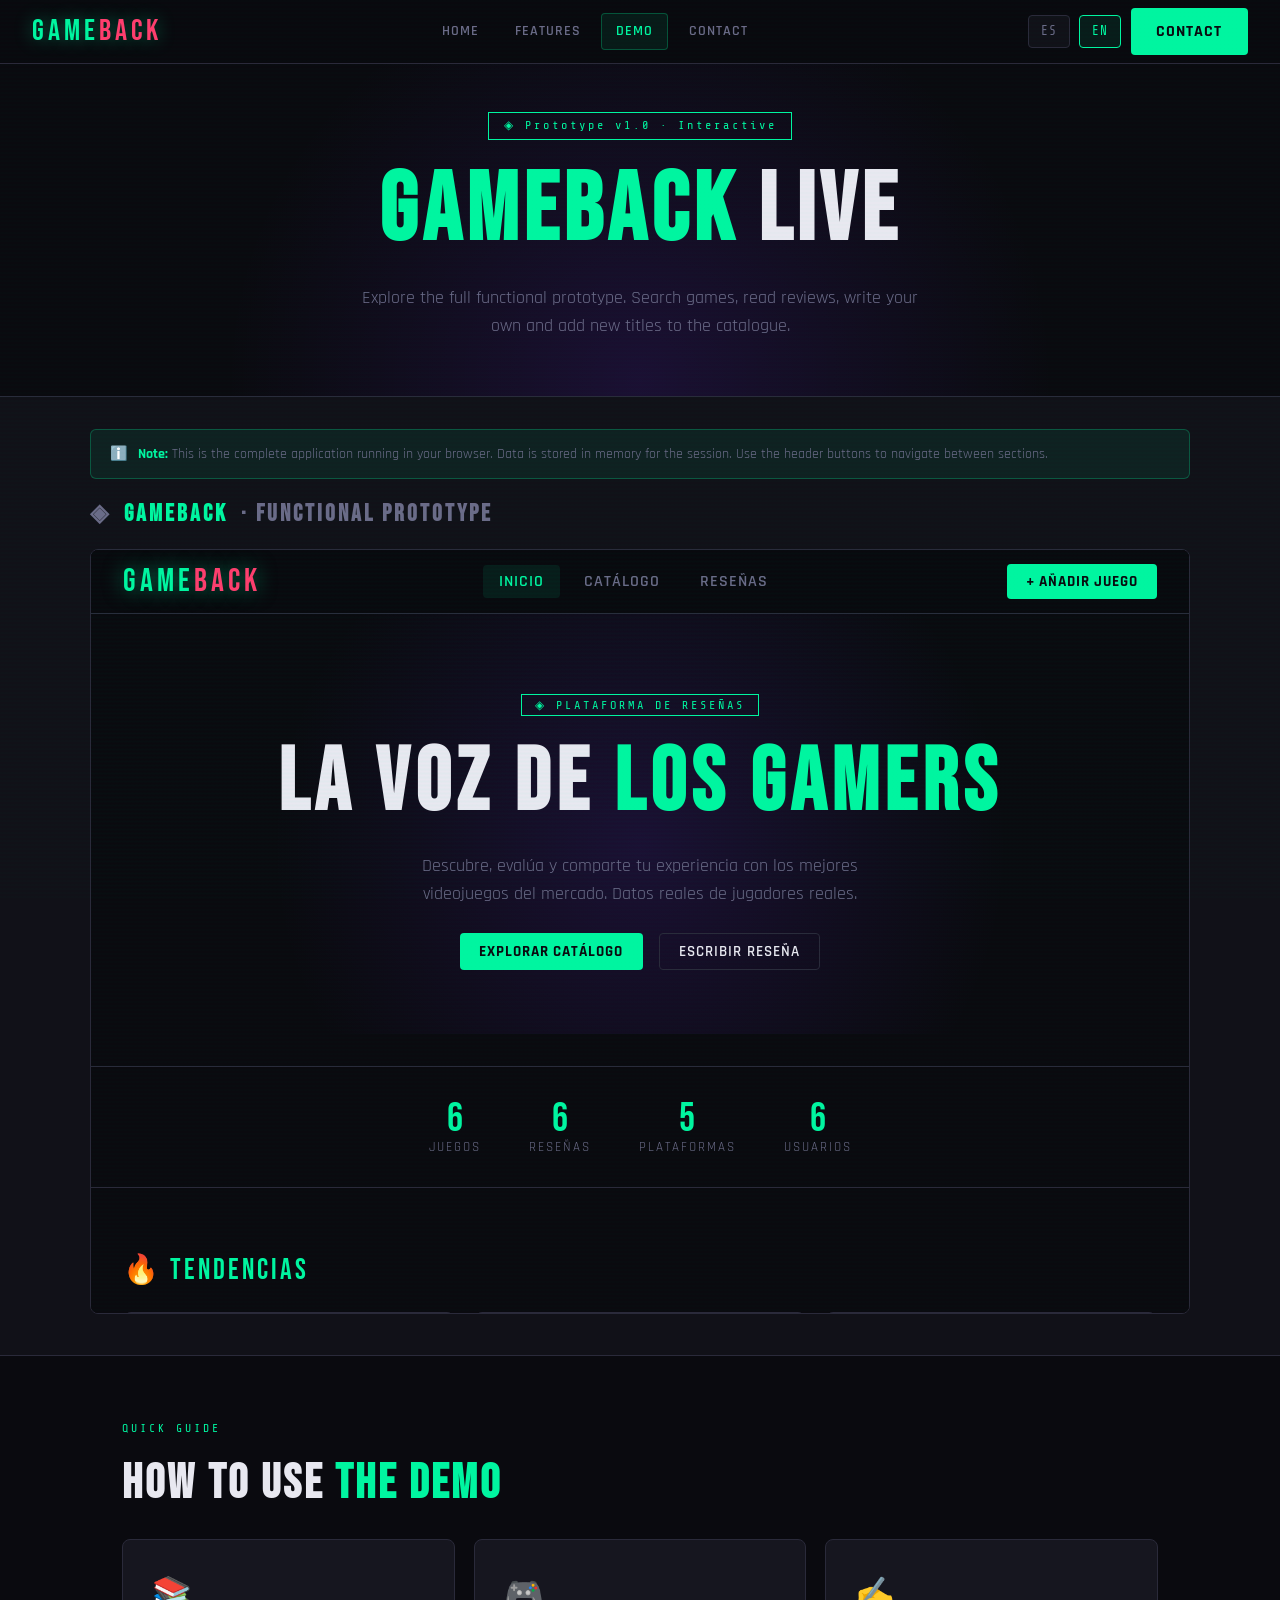
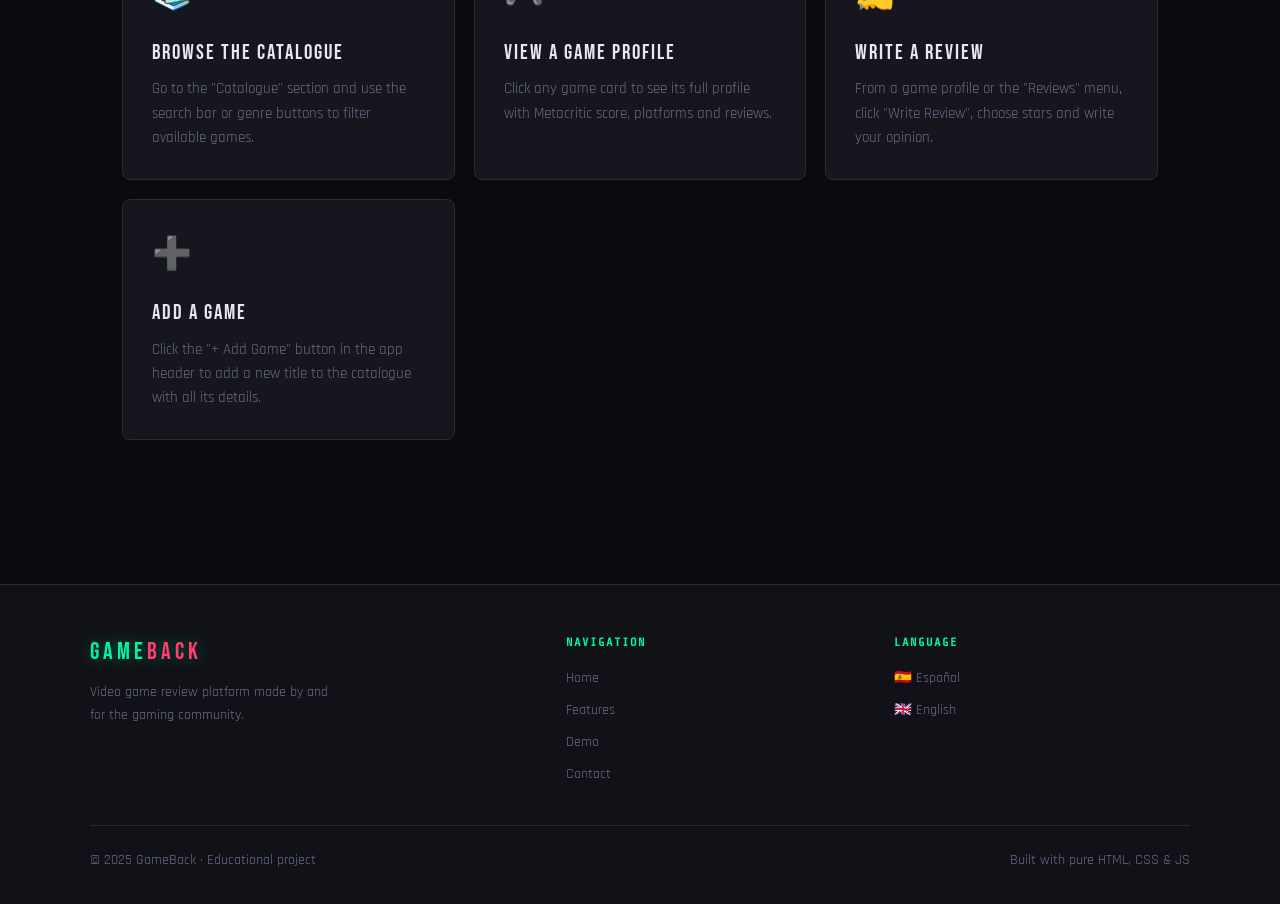
<file: HTML/demo-en.html>
<!DOCTYPE html>
<html lang="en">
<head>
  <meta charset="UTF-8">
  <meta name="viewport" content="width=device-width, initial-scale=1.0">
  <meta name="description" content="Try the functional GameBack prototype directly in your browser.">
  <title>Demo · GameBack</title>
  <link rel="stylesheet" href="css/style.css">
  <style>
    .demo-frame-wrap { background:var(--surface);border-top:1px solid var(--border);border-bottom:1px solid var(--border);padding:2rem; }
    .demo-frame-inner { max-width:1100px;margin:0 auto; }
    .demo-frame-inner h2 { font-family:'Bebas Neue',sans-serif;font-size:1.5rem;letter-spacing:3px;color:var(--muted);margin-bottom:1rem;display:flex;align-items:center;gap:.8rem; }
    .demo-frame-inner h2 span { color:var(--accent); }
    .app-frame { width:100%;height:85vh;min-height:600px;border:1px solid var(--border);border-radius:8px;background:var(--bg);overflow:hidden; }
    .notice { background:rgba(0,245,160,.07);border:1px solid rgba(0,245,160,.25);border-radius:6px;padding:.8rem 1.2rem;color:var(--muted);font-size:.88rem;margin-bottom:1rem;display:flex;align-items:center;gap:.6rem; }
    .notice strong { color:var(--accent); }
  </style>
</head>
<body>
<header>
  <a href="index-en.html" class="logo">GAME<span>BACK</span></a>
  <nav aria-label="Main navigation">
    <a href="index-en.html" class="nav-link">Home</a>
    <a href="features-en.html" class="nav-link">Features</a>
    <a href="demo-en.html" class="nav-link active">Demo</a>
    <a href="contact-en.html" class="nav-link">Contact</a>
  </nav>
  <div class="header-right">
    <a href="demo-es.html" class="lang-btn">ES</a>
    <a href="demo-en.html" class="lang-btn current">EN</a>
    <a href="contact-en.html" class="btn-primary">Contact</a>
  </div>
</header>
<main>
<section class="hero" style="padding:3rem 2rem 2rem" aria-label="Interactive demo">
  <div class="hero-tag">◈ Prototype v1.0 · Interactive</div>
  <h1><em>GAMEBACK</em> LIVE</h1>
  <p>Explore the full functional prototype. Search games, read reviews, write your own and add new titles to the catalogue.</p>
</section>
<div class="demo-frame-wrap">
  <div class="demo-frame-inner">
    <div class="notice" role="note">
      <span aria-hidden="true">ℹ️</span>
      <span><strong>Note:</strong> This is the complete application running in your browser. Data is stored in memory for the session. Use the header buttons to navigate between sections.</span>
    </div>
    <h2>◈ <span>GAMEBACK</span> · Functional Prototype</h2>
    <iframe src="gameback-app.html" class="app-frame" title="GameBack interactive prototype" aria-label="GameBack app: video game review platform" loading="lazy"></iframe>
  </div>
</div>
<section class="section" aria-labelledby="instructions-title">
  <div class="section-tag">Quick guide</div>
  <h2 class="section-title" id="instructions-title">HOW TO USE <em>THE DEMO</em></h2>
  <div class="features-grid">
    <div class="feat-card"><div class="feat-icon">📚</div><div class="feat-title">Browse the catalogue</div><p class="feat-desc">Go to the "Catalogue" section and use the search bar or genre buttons to filter available games.</p></div>
    <div class="feat-card"><div class="feat-icon">🎮</div><div class="feat-title">View a game profile</div><p class="feat-desc">Click any game card to see its full profile with Metacritic score, platforms and reviews.</p></div>
    <div class="feat-card"><div class="feat-icon">✍️</div><div class="feat-title">Write a review</div><p class="feat-desc">From a game profile or the "Reviews" menu, click "Write Review", choose stars and write your opinion.</p></div>
    <div class="feat-card"><div class="feat-icon">➕</div><div class="feat-title">Add a game</div><p class="feat-desc">Click the "+ Add Game" button in the app header to add a new title to the catalogue with all its details.</p></div>
  </div>
</section>
</main>
<footer>
  <div class="footer-grid">
    <div class="footer-brand"><div class="logo">GAME<span>BACK</span></div><p>Video game review platform made by and for the gaming community.</p></div>
    <div class="footer-col"><h4>Navigation</h4><ul><li><a href="index-en.html">Home</a></li><li><a href="features-en.html">Features</a></li><li><a href="demo-en.html">Demo</a></li><li><a href="contact-en.html">Contact</a></li></ul></div>
    <div class="footer-col"><h4>Language</h4><ul><li><a href="demo-es.html">🇪🇸 Español</a></li><li><a href="demo-en.html">🇬🇧 English</a></li></ul></div>
  </div>
  <div class="footer-bottom"><span>© 2025 GameBack · Educational project</span><span>Built with pure HTML, CSS &amp; JS</span></div>
</footer>
</body>
</html>
</file>
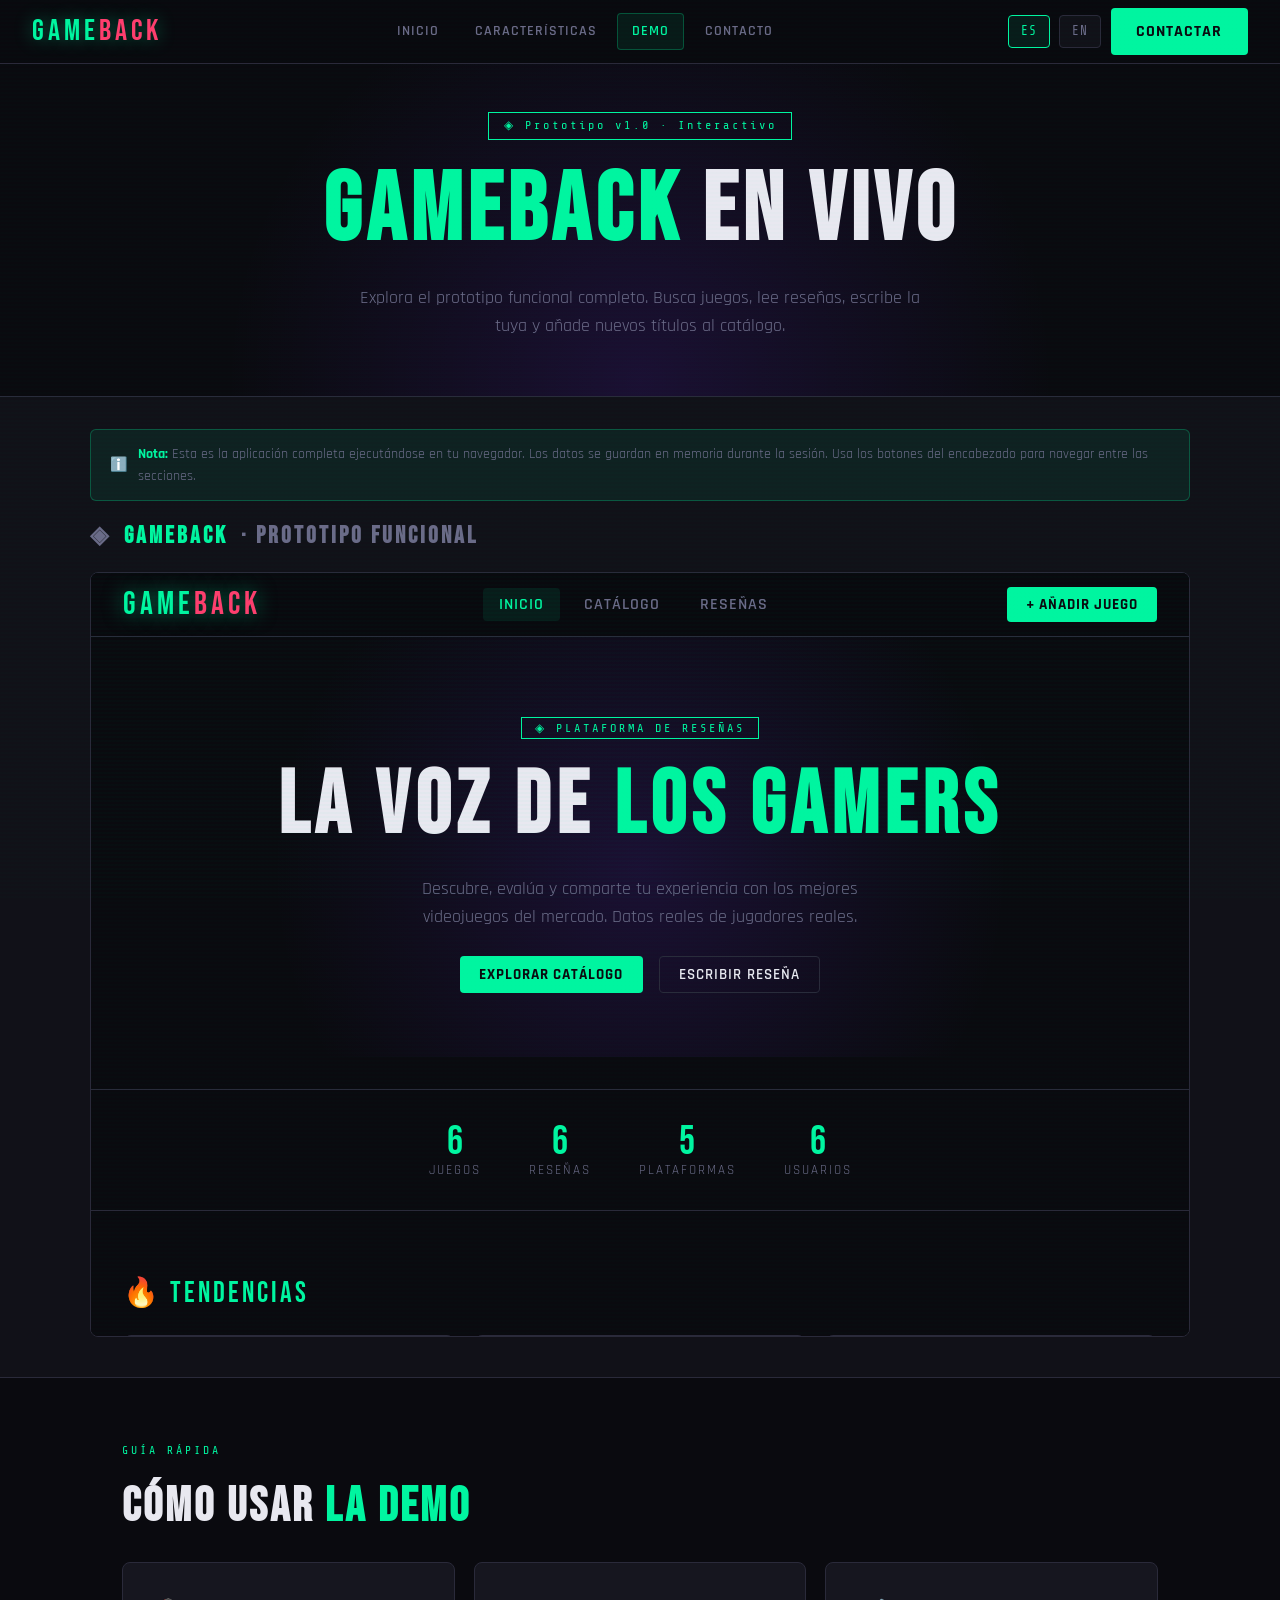
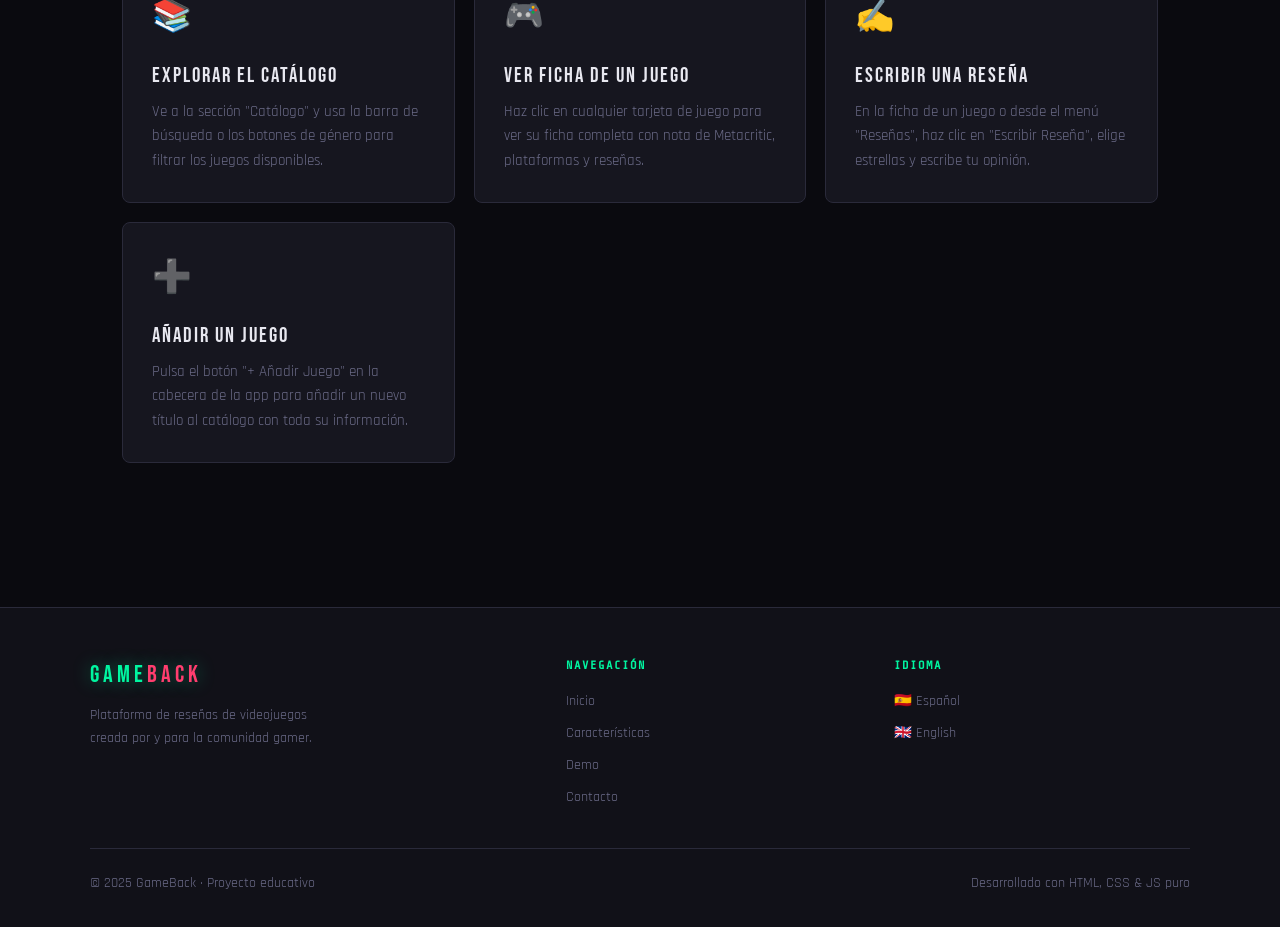
<file: HTML/demo-es.html>
<!DOCTYPE html>
<html lang="es">
<head>
  <meta charset="UTF-8">
  <meta name="viewport" content="width=device-width, initial-scale=1.0">
  <meta name="description" content="Prueba el prototipo funcional de GameBack directamente en tu navegador.">
  <title>Demo · GameBack</title>
  <link rel="stylesheet" href="css/style.css">
  <style>
    .demo-frame-wrap {
      background: var(--surface);
      border-top: 1px solid var(--border);
      border-bottom: 1px solid var(--border);
      padding: 2rem;
    }
    .demo-frame-inner {
      max-width: 1100px;
      margin: 0 auto;
    }
    .demo-frame-inner h2 {
      font-family: 'Bebas Neue', sans-serif;
      font-size: 1.5rem;
      letter-spacing: 3px;
      color: var(--muted);
      margin-bottom: 1rem;
      display: flex;
      align-items: center;
      gap: .8rem;
    }
    .demo-frame-inner h2 span { color: var(--accent); }
    .app-frame {
      width: 100%;
      height: 85vh;
      min-height: 600px;
      border: 1px solid var(--border);
      border-radius: 8px;
      background: var(--bg);
      overflow: hidden;
    }
    .notice {
      background: rgba(0,245,160,.07);
      border: 1px solid rgba(0,245,160,.25);
      border-radius: 6px;
      padding: .8rem 1.2rem;
      color: var(--muted);
      font-size: .88rem;
      margin-bottom: 1rem;
      display: flex;
      align-items: center;
      gap: .6rem;
    }
    .notice strong { color: var(--accent); }
  </style>
</head>
<body>

<header>
  <a href="index-es.html" class="logo">GAME<span>BACK</span></a>
  <nav aria-label="Navegación principal">
    <a href="index-es.html" class="nav-link">Inicio</a>
    <a href="features-es.html" class="nav-link">Características</a>
    <a href="demo-es.html" class="nav-link active">Demo</a>
    <a href="contact-es.html" class="nav-link">Contacto</a>
  </nav>
  <div class="header-right">
    <a href="demo-es.html" class="lang-btn current">ES</a>
    <a href="demo-en.html" class="lang-btn">EN</a>
    <a href="contact-es.html" class="btn-primary">Contactar</a>
  </div>
</header>

<main>
<section class="hero" style="padding:3rem 2rem 2rem" aria-label="Demo interactiva">
  <div class="hero-tag">◈ Prototipo v1.0 · Interactivo</div>
  <h1><em>GAMEBACK</em> EN VIVO</h1>
  <p>Explora el prototipo funcional completo. Busca juegos, lee reseñas, escribe la tuya y añade nuevos títulos al catálogo.</p>
</section>

<div class="demo-frame-wrap">
  <div class="demo-frame-inner">
    <div class="notice" role="note">
      <span aria-hidden="true">ℹ️</span>
      <span><strong>Nota:</strong> Esta es la aplicación completa ejecutándose en tu navegador. Los datos se guardan en memoria durante la sesión. Usa los botones del encabezado para navegar entre las secciones.</span>
    </div>
    <h2>◈ <span>GAMEBACK</span> · Prototipo Funcional</h2>
    <!-- El iframe carga el prototipo autónomo desarrollado en el bloque anterior -->
    <iframe
      src="gameback-app.html"
      class="app-frame"
      title="Prototipo interactivo de GameBack"
      aria-label="Aplicación GameBack: plataforma de reseñas de videojuegos"
      loading="lazy"
    ></iframe>
  </div>
</div>

<!-- INSTRUCCIONES DE USO -->
<section class="section" aria-labelledby="instructions-title">
  <div class="section-tag">Guía rápida</div>
  <h2 class="section-title" id="instructions-title">CÓMO USAR <em>LA DEMO</em></h2>
  <div class="features-grid">
    <div class="feat-card">
      <div class="feat-icon">📚</div>
      <div class="feat-title">Explorar el catálogo</div>
      <p class="feat-desc">Ve a la sección "Catálogo" y usa la barra de búsqueda o los botones de género para filtrar los juegos disponibles.</p>
    </div>
    <div class="feat-card">
      <div class="feat-icon">🎮</div>
      <div class="feat-title">Ver ficha de un juego</div>
      <p class="feat-desc">Haz clic en cualquier tarjeta de juego para ver su ficha completa con nota de Metacritic, plataformas y reseñas.</p>
    </div>
    <div class="feat-card">
      <div class="feat-icon">✍️</div>
      <div class="feat-title">Escribir una reseña</div>
      <p class="feat-desc">En la ficha de un juego o desde el menú "Reseñas", haz clic en "Escribir Reseña", elige estrellas y escribe tu opinión.</p>
    </div>
    <div class="feat-card">
      <div class="feat-icon">➕</div>
      <div class="feat-title">Añadir un juego</div>
      <p class="feat-desc">Pulsa el botón "+ Añadir Juego" en la cabecera de la app para añadir un nuevo título al catálogo con toda su información.</p>
    </div>
  </div>
</section>
</main>

<footer>
  <div class="footer-grid">
    <div class="footer-brand">
      <div class="logo">GAME<span>BACK</span></div>
      <p>Plataforma de reseñas de videojuegos creada por y para la comunidad gamer.</p>
    </div>
    <div class="footer-col">
      <h4>Navegación</h4>
      <ul>
        <li><a href="index-es.html">Inicio</a></li>
        <li><a href="features-es.html">Características</a></li>
        <li><a href="demo-es.html">Demo</a></li>
        <li><a href="contact-es.html">Contacto</a></li>
      </ul>
    </div>
    <div class="footer-col">
      <h4>Idioma</h4>
      <ul>
        <li><a href="demo-es.html">🇪🇸 Español</a></li>
        <li><a href="demo-en.html">🇬🇧 English</a></li>
      </ul>
    </div>
  </div>
  <div class="footer-bottom">
    <span>© 2025 GameBack · Proyecto educativo</span>
    <span>Desarrollado con HTML, CSS &amp; JS puro</span>
  </div>
</footer>

</body>
</html>
</file>
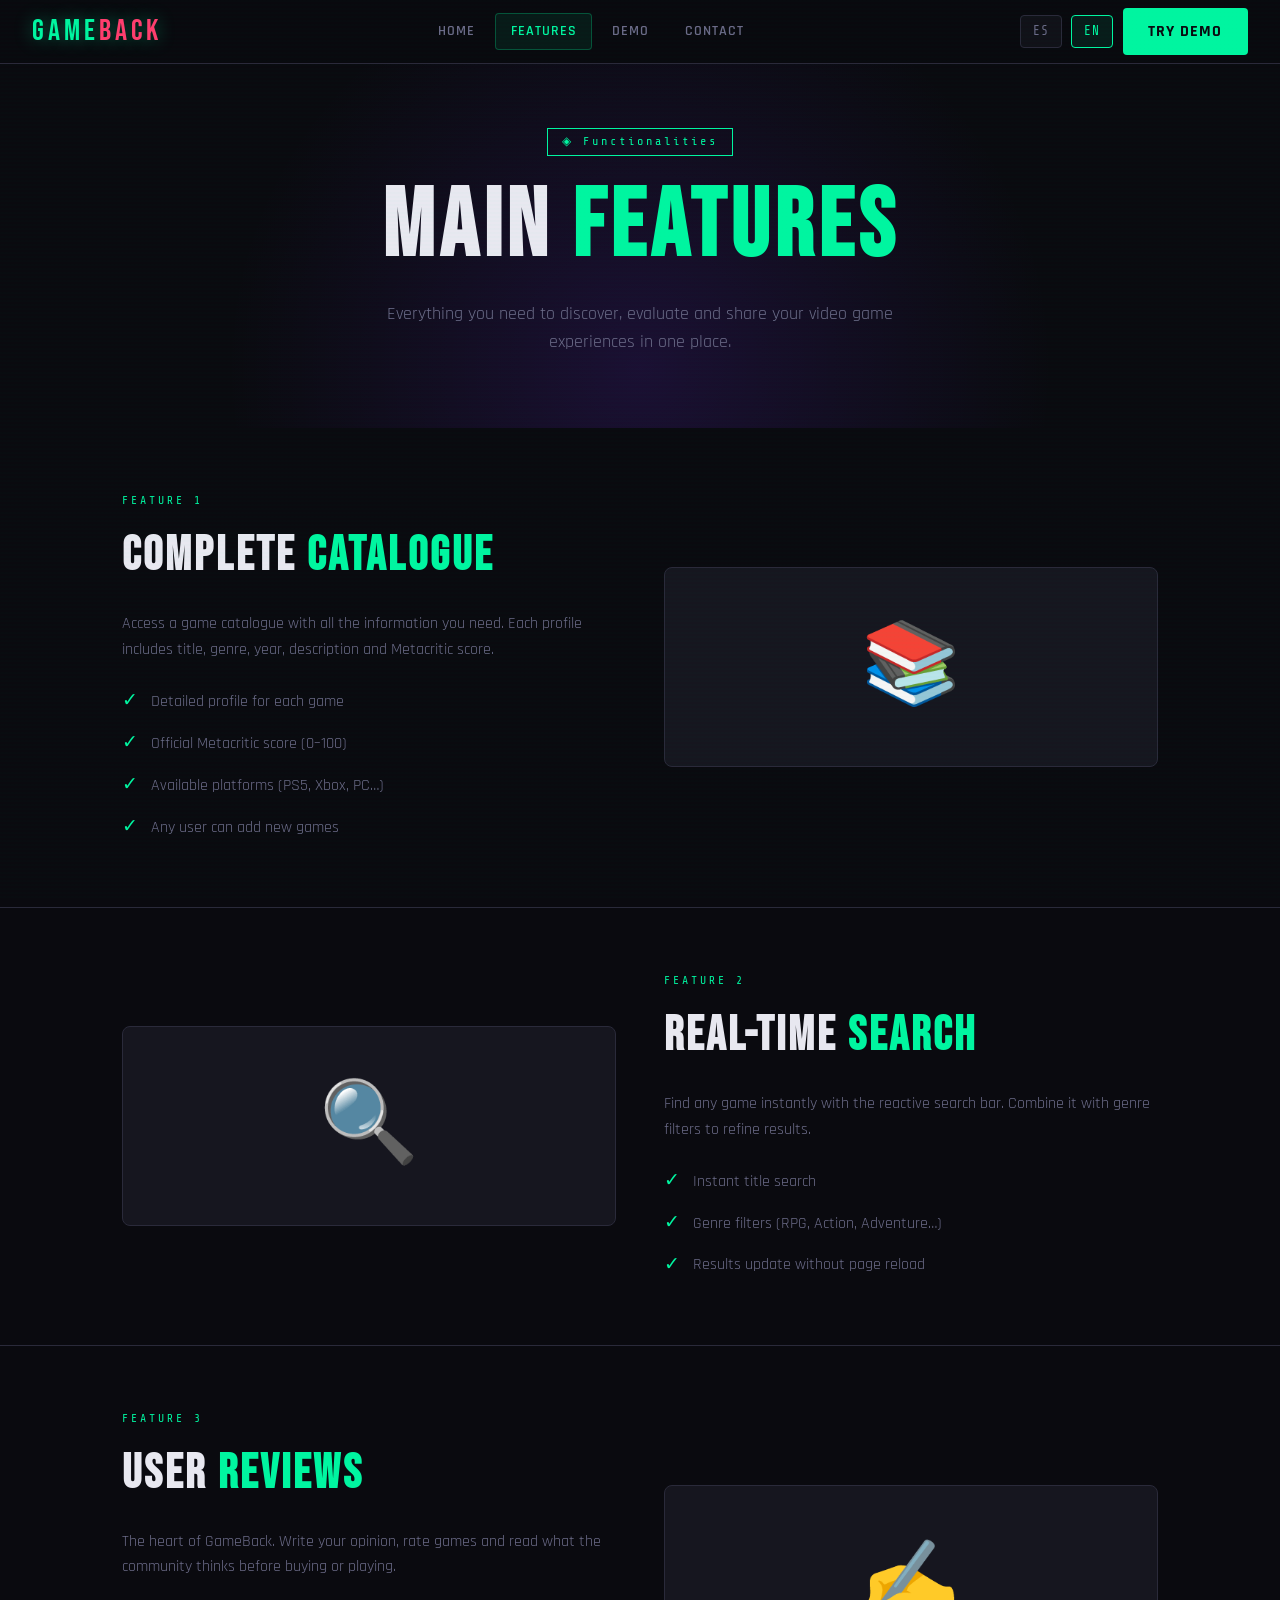
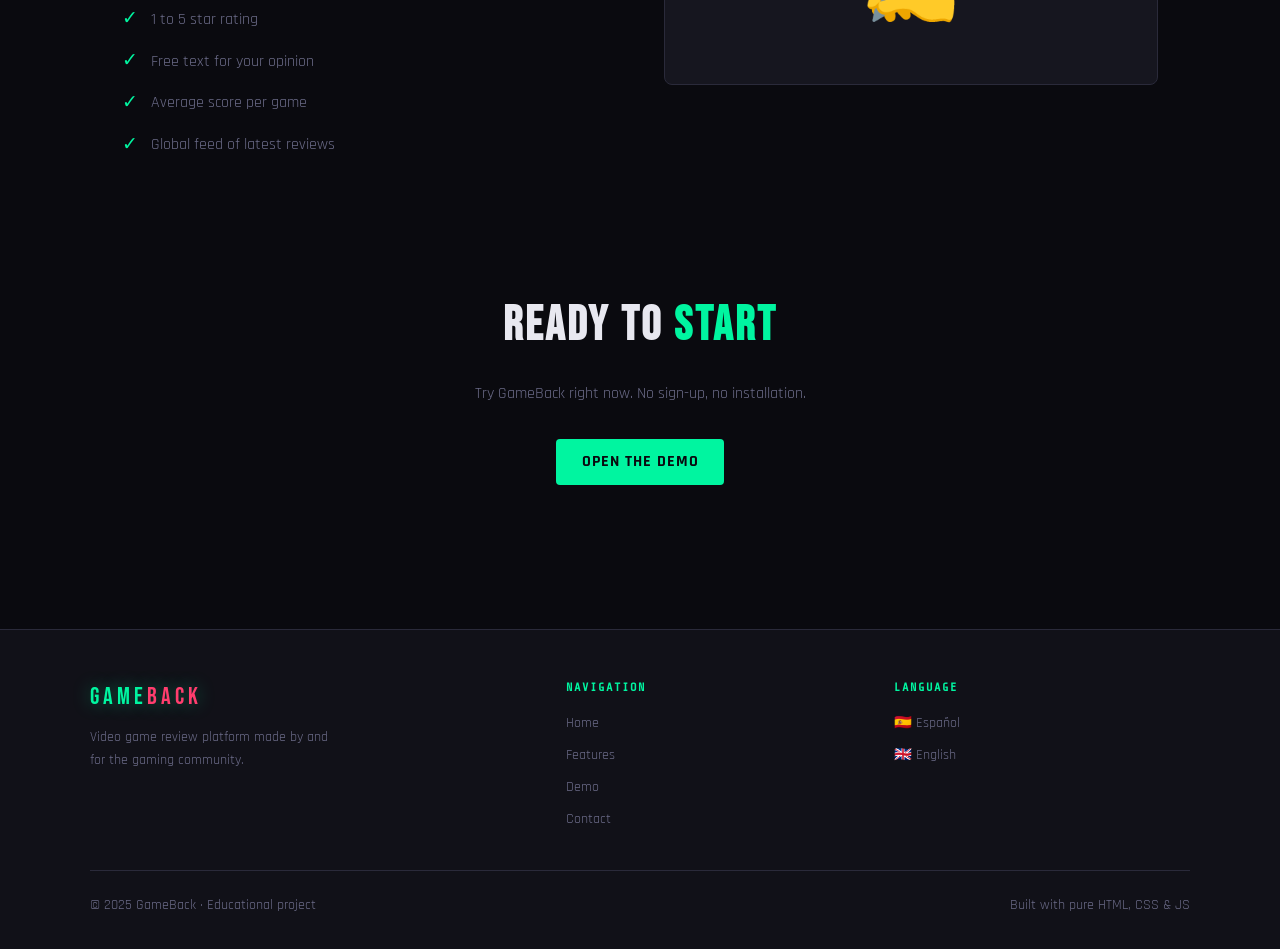
<file: HTML/features-en.html>
<!DOCTYPE html>
<html lang="en">
<head>
  <meta charset="UTF-8">
  <meta name="viewport" content="width=device-width, initial-scale=1.0">
  <meta name="description" content="GameBack features and functionalities: reviews, catalogue, Metacritic, platforms and more.">
  <title>Features · GameBack</title>
  <link rel="stylesheet" href="css/style.css">
</head>
<body>
<header>
  <a href="index-en.html" class="logo">GAME<span>BACK</span></a>
  <nav aria-label="Main navigation">
    <a href="index-en.html" class="nav-link">Home</a>
    <a href="features-en.html" class="nav-link active">Features</a>
    <a href="demo-en.html" class="nav-link">Demo</a>
    <a href="contact-en.html" class="nav-link">Contact</a>
  </nav>
  <div class="header-right">
    <a href="features-es.html" class="lang-btn">ES</a>
    <a href="features-en.html" class="lang-btn current">EN</a>
    <a href="demo-en.html" class="btn-primary">Try Demo</a>
  </div>
</header>
<main>
<section class="hero" style="padding:4rem 2rem 3rem" aria-label="Features">
  <div class="hero-tag">◈ Functionalities</div>
  <h1>MAIN <em>FEATURES</em></h1>
  <p>Everything you need to discover, evaluate and share your video game experiences in one place.</p>
</section>

<section class="section" aria-labelledby="cat-title">
  <div style="display:grid;grid-template-columns:1fr 1fr;gap:3rem;align-items:center">
    <div>
      <div class="section-tag">Feature 1</div>
      <h2 class="section-title" id="cat-title">COMPLETE <em>CATALOGUE</em></h2>
      <p style="color:var(--muted);margin-bottom:1.5rem">Access a game catalogue with all the information you need. Each profile includes title, genre, year, description and Metacritic score.</p>
      <ul style="list-style:none;display:flex;flex-direction:column;gap:.7rem">
        <li style="display:flex;align-items:center;gap:.8rem;color:var(--muted)"><span style="color:var(--accent);font-size:1.2rem">✓</span> Detailed profile for each game</li>
        <li style="display:flex;align-items:center;gap:.8rem;color:var(--muted)"><span style="color:var(--accent);font-size:1.2rem">✓</span> Official Metacritic score (0–100)</li>
        <li style="display:flex;align-items:center;gap:.8rem;color:var(--muted)"><span style="color:var(--accent);font-size:1.2rem">✓</span> Available platforms (PS5, Xbox, PC…)</li>
        <li style="display:flex;align-items:center;gap:.8rem;color:var(--muted)"><span style="color:var(--accent);font-size:1.2rem">✓</span> Any user can add new games</li>
      </ul>
    </div>
    <div style="background:var(--card);border:1px solid var(--border);border-radius:8px;padding:2rem;font-size:5rem;text-align:center;min-height:200px;display:flex;align-items:center;justify-content:center">📚</div>
  </div>
</section>
<div style="border-top:1px solid var(--border)"></div>
<section class="section" aria-labelledby="search-title">
  <div style="display:grid;grid-template-columns:1fr 1fr;gap:3rem;align-items:center">
    <div style="background:var(--card);border:1px solid var(--border);border-radius:8px;padding:2rem;font-size:5rem;text-align:center;min-height:200px;display:flex;align-items:center;justify-content:center">🔍</div>
    <div>
      <div class="section-tag">Feature 2</div>
      <h2 class="section-title" id="search-title">REAL-TIME <em>SEARCH</em></h2>
      <p style="color:var(--muted);margin-bottom:1.5rem">Find any game instantly with the reactive search bar. Combine it with genre filters to refine results.</p>
      <ul style="list-style:none;display:flex;flex-direction:column;gap:.7rem">
        <li style="display:flex;align-items:center;gap:.8rem;color:var(--muted)"><span style="color:var(--accent);font-size:1.2rem">✓</span> Instant title search</li>
        <li style="display:flex;align-items:center;gap:.8rem;color:var(--muted)"><span style="color:var(--accent);font-size:1.2rem">✓</span> Genre filters (RPG, Action, Adventure…)</li>
        <li style="display:flex;align-items:center;gap:.8rem;color:var(--muted)"><span style="color:var(--accent);font-size:1.2rem">✓</span> Results update without page reload</li>
      </ul>
    </div>
  </div>
</section>
<div style="border-top:1px solid var(--border)"></div>
<section class="section" aria-labelledby="review-title">
  <div style="display:grid;grid-template-columns:1fr 1fr;gap:3rem;align-items:center">
    <div>
      <div class="section-tag">Feature 3</div>
      <h2 class="section-title" id="review-title">USER <em>REVIEWS</em></h2>
      <p style="color:var(--muted);margin-bottom:1.5rem">The heart of GameBack. Write your opinion, rate games and read what the community thinks before buying or playing.</p>
      <ul style="list-style:none;display:flex;flex-direction:column;gap:.7rem">
        <li style="display:flex;align-items:center;gap:.8rem;color:var(--muted)"><span style="color:var(--accent);font-size:1.2rem">✓</span> 1 to 5 star rating</li>
        <li style="display:flex;align-items:center;gap:.8rem;color:var(--muted)"><span style="color:var(--accent);font-size:1.2rem">✓</span> Free text for your opinion</li>
        <li style="display:flex;align-items:center;gap:.8rem;color:var(--muted)"><span style="color:var(--accent);font-size:1.2rem">✓</span> Average score per game</li>
        <li style="display:flex;align-items:center;gap:.8rem;color:var(--muted)"><span style="color:var(--accent);font-size:1.2rem">✓</span> Global feed of latest reviews</li>
      </ul>
    </div>
    <div style="background:var(--card);border:1px solid var(--border);border-radius:8px;padding:2rem;font-size:5rem;text-align:center;min-height:200px;display:flex;align-items:center;justify-content:center">✍️</div>
  </div>
</section>

<section style="text-align:center;padding:4rem 2rem" aria-label="Call to action">
  <h2 class="section-title">READY TO <em>START</em></h2>
  <p style="color:var(--muted);max-width:420px;margin:0 auto 2rem">Try GameBack right now. No sign-up, no installation.</p>
  <a href="demo-en.html" class="btn-primary">Open the Demo</a>
</section>
</main>
<footer>
  <div class="footer-grid">
    <div class="footer-brand"><div class="logo">GAME<span>BACK</span></div><p>Video game review platform made by and for the gaming community.</p></div>
    <div class="footer-col"><h4>Navigation</h4><ul><li><a href="index-en.html">Home</a></li><li><a href="features-en.html">Features</a></li><li><a href="demo-en.html">Demo</a></li><li><a href="contact-en.html">Contact</a></li></ul></div>
    <div class="footer-col"><h4>Language</h4><ul><li><a href="features-es.html">🇪🇸 Español</a></li><li><a href="features-en.html">🇬🇧 English</a></li></ul></div>
  </div>
  <div class="footer-bottom"><span>© 2025 GameBack · Educational project</span><span>Built with pure HTML, CSS &amp; JS</span></div>
</footer>
</body>
</html>
</file>
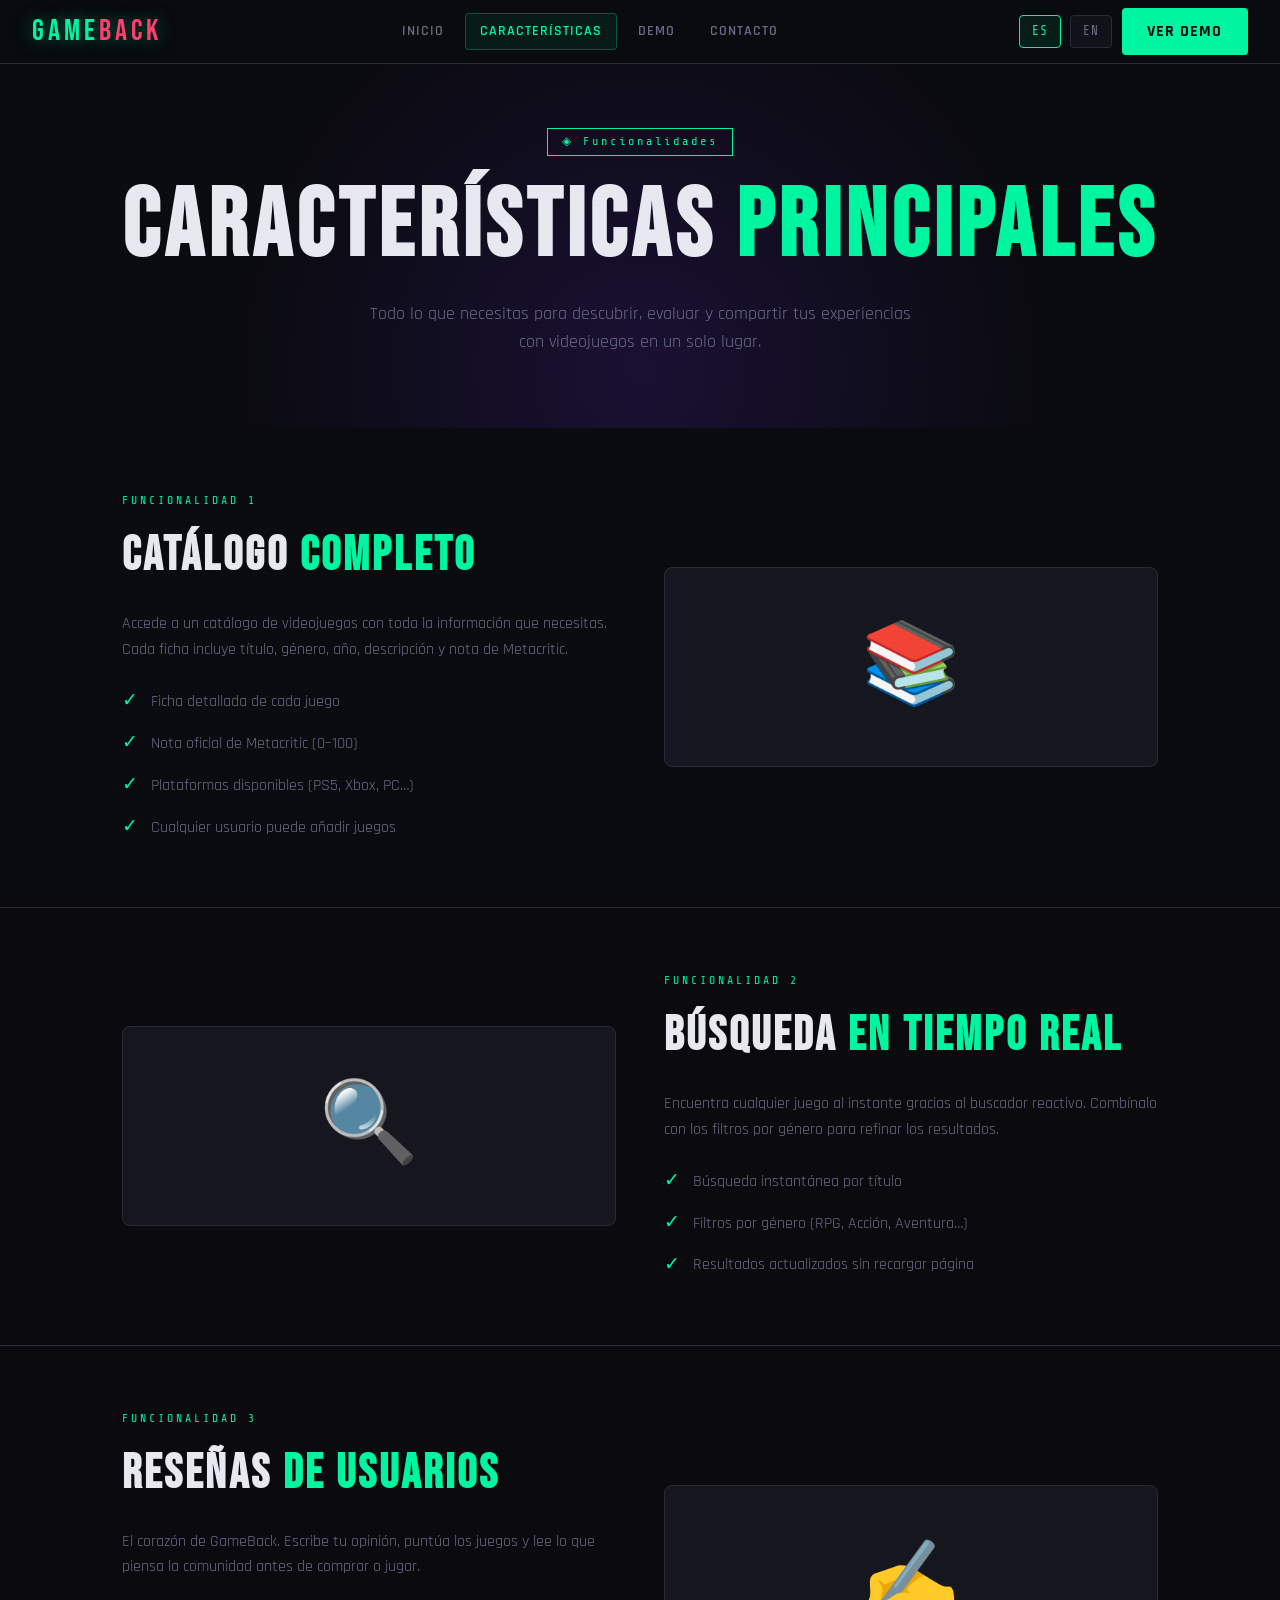
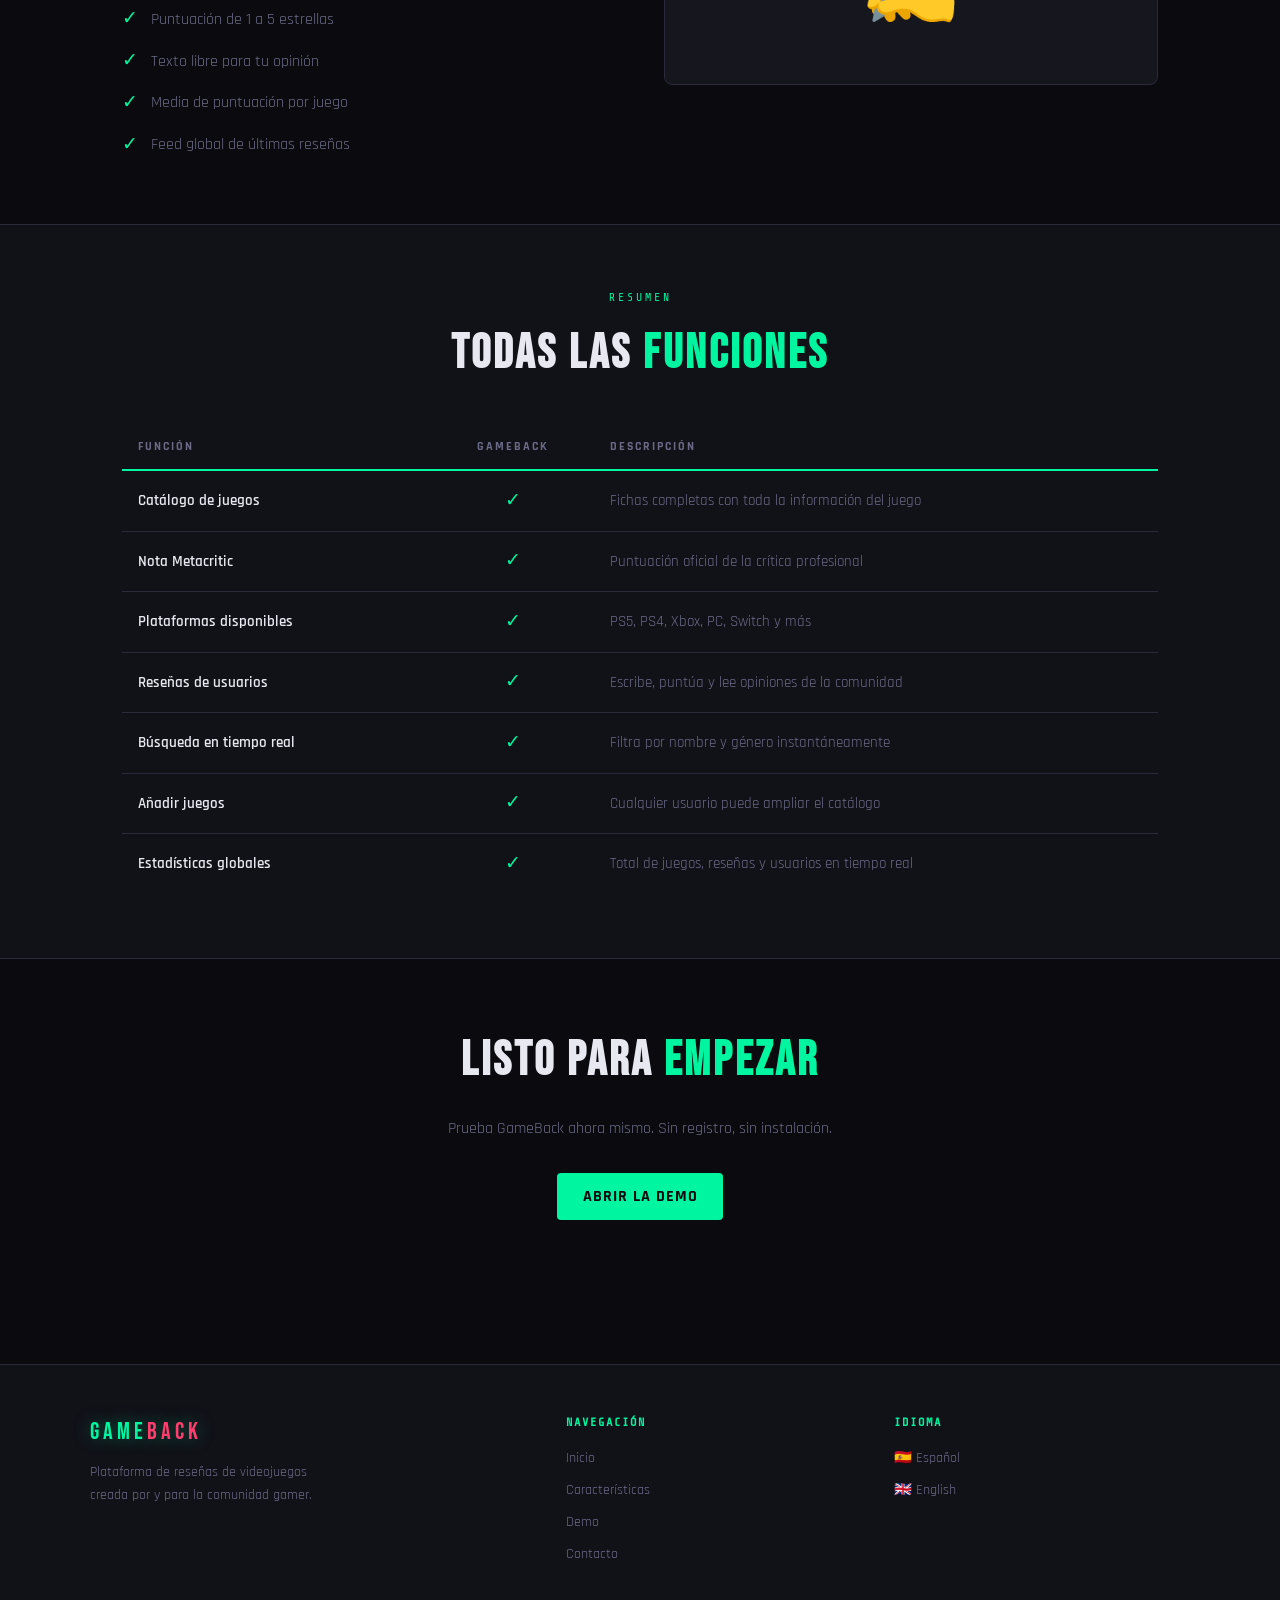
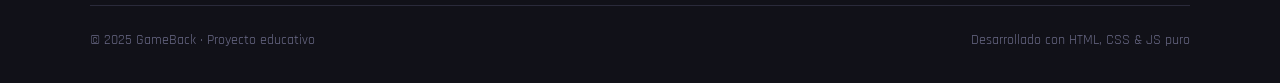
<file: HTML/features-es.html>
<!DOCTYPE html>
<html lang="es">
<head>
  <meta charset="UTF-8">
  <meta name="viewport" content="width=device-width, initial-scale=1.0">
  <meta name="description" content="Características y funcionalidades de GameBack: reseñas, catálogo, Metacritic, plataformas y más.">
  <title>Características · GameBack</title>
  <link rel="stylesheet" href="css/style.css">
</head>
<body>

<header>
  <a href="index-es.html" class="logo">GAME<span>BACK</span></a>
  <nav aria-label="Navegación principal">
    <a href="index-es.html" class="nav-link">Inicio</a>
    <a href="features-es.html" class="nav-link active">Características</a>
    <a href="demo-es.html" class="nav-link">Demo</a>
    <a href="contact-es.html" class="nav-link">Contacto</a>
  </nav>
  <div class="header-right">
    <a href="features-es.html" class="lang-btn current">ES</a>
    <a href="features-en.html" class="lang-btn">EN</a>
    <a href="demo-es.html" class="btn-primary">Ver Demo</a>
  </div>
</header>

<main>
<section class="hero" style="padding:4rem 2rem 3rem" aria-label="Características">
  <div class="hero-tag">◈ Funcionalidades</div>
  <h1>CARACTERÍSTICAS <em>PRINCIPALES</em></h1>
  <p>Todo lo que necesitas para descubrir, evaluar y compartir tus experiencias con videojuegos en un solo lugar.</p>
</section>

<!-- FEATURE PRINCIPAL: Catálogo -->
<section class="section" aria-labelledby="cat-title">
  <div style="display:grid;grid-template-columns:1fr 1fr;gap:3rem;align-items:center">
    <div>
      <div class="section-tag">Funcionalidad 1</div>
      <h2 class="section-title" id="cat-title">CATÁLOGO <em>COMPLETO</em></h2>
      <p style="color:var(--muted);margin-bottom:1.5rem">Accede a un catálogo de videojuegos con toda la información que necesitas. Cada ficha incluye título, género, año, descripción y nota de Metacritic.</p>
      <ul style="list-style:none;display:flex;flex-direction:column;gap:.7rem">
        <li style="display:flex;align-items:center;gap:.8rem;color:var(--muted)"><span style="color:var(--accent);font-size:1.2rem">✓</span> Ficha detallada de cada juego</li>
        <li style="display:flex;align-items:center;gap:.8rem;color:var(--muted)"><span style="color:var(--accent);font-size:1.2rem">✓</span> Nota oficial de Metacritic (0–100)</li>
        <li style="display:flex;align-items:center;gap:.8rem;color:var(--muted)"><span style="color:var(--accent);font-size:1.2rem">✓</span> Plataformas disponibles (PS5, Xbox, PC…)</li>
        <li style="display:flex;align-items:center;gap:.8rem;color:var(--muted)"><span style="color:var(--accent);font-size:1.2rem">✓</span> Cualquier usuario puede añadir juegos</li>
      </ul>
    </div>
    <div style="background:var(--card);border:1px solid var(--border);border-radius:8px;padding:2rem;font-size:5rem;text-align:center;min-height:200px;display:flex;align-items:center;justify-content:center">
      📚
    </div>
  </div>
</section>

<div style="border-top:1px solid var(--border)"></div>

<!-- FEATURE: Búsqueda y filtros -->
<section class="section" aria-labelledby="search-title">
  <div style="display:grid;grid-template-columns:1fr 1fr;gap:3rem;align-items:center">
    <div style="background:var(--card);border:1px solid var(--border);border-radius:8px;padding:2rem;font-size:5rem;text-align:center;min-height:200px;display:flex;align-items:center;justify-content:center">
      🔍
    </div>
    <div>
      <div class="section-tag">Funcionalidad 2</div>
      <h2 class="section-title" id="search-title">BÚSQUEDA <em>EN TIEMPO REAL</em></h2>
      <p style="color:var(--muted);margin-bottom:1.5rem">Encuentra cualquier juego al instante gracias al buscador reactivo. Combínalo con los filtros por género para refinar los resultados.</p>
      <ul style="list-style:none;display:flex;flex-direction:column;gap:.7rem">
        <li style="display:flex;align-items:center;gap:.8rem;color:var(--muted)"><span style="color:var(--accent);font-size:1.2rem">✓</span> Búsqueda instantánea por título</li>
        <li style="display:flex;align-items:center;gap:.8rem;color:var(--muted)"><span style="color:var(--accent);font-size:1.2rem">✓</span> Filtros por género (RPG, Acción, Aventura…)</li>
        <li style="display:flex;align-items:center;gap:.8rem;color:var(--muted)"><span style="color:var(--accent);font-size:1.2rem">✓</span> Resultados actualizados sin recargar página</li>
      </ul>
    </div>
  </div>
</section>

<div style="border-top:1px solid var(--border)"></div>

<!-- FEATURE: Reseñas -->
<section class="section" aria-labelledby="review-title">
  <div style="display:grid;grid-template-columns:1fr 1fr;gap:3rem;align-items:center">
    <div>
      <div class="section-tag">Funcionalidad 3</div>
      <h2 class="section-title" id="review-title">RESEÑAS <em>DE USUARIOS</em></h2>
      <p style="color:var(--muted);margin-bottom:1.5rem">El corazón de GameBack. Escribe tu opinión, puntúa los juegos y lee lo que piensa la comunidad antes de comprar o jugar.</p>
      <ul style="list-style:none;display:flex;flex-direction:column;gap:.7rem">
        <li style="display:flex;align-items:center;gap:.8rem;color:var(--muted)"><span style="color:var(--accent);font-size:1.2rem">✓</span> Puntuación de 1 a 5 estrellas</li>
        <li style="display:flex;align-items:center;gap:.8rem;color:var(--muted)"><span style="color:var(--accent);font-size:1.2rem">✓</span> Texto libre para tu opinión</li>
        <li style="display:flex;align-items:center;gap:.8rem;color:var(--muted)"><span style="color:var(--accent);font-size:1.2rem">✓</span> Media de puntuación por juego</li>
        <li style="display:flex;align-items:center;gap:.8rem;color:var(--muted)"><span style="color:var(--accent);font-size:1.2rem">✓</span> Feed global de últimas reseñas</li>
      </ul>
    </div>
    <div style="background:var(--card);border:1px solid var(--border);border-radius:8px;padding:2rem;font-size:5rem;text-align:center;min-height:200px;display:flex;align-items:center;justify-content:center">
      ✍️
    </div>
  </div>
</section>

<!-- TABLA COMPARATIVA -->
<section style="background:var(--surface);border-top:1px solid var(--border);border-bottom:1px solid var(--border)">
  <div class="section">
    <div class="section-tag" style="text-align:center">Resumen</div>
    <h2 class="section-title" style="text-align:center;margin-bottom:2rem">TODAS LAS <em>FUNCIONES</em></h2>

    <div style="overflow-x:auto">
      <table style="width:100%;border-collapse:collapse;font-size:.95rem" aria-label="Tabla de funcionalidades de GameBack">
        <thead>
          <tr style="border-bottom:2px solid var(--accent)">
            <th style="text-align:left;padding:.8rem 1rem;color:var(--muted);font-size:.75rem;letter-spacing:2px;text-transform:uppercase">Función</th>
            <th style="text-align:center;padding:.8rem;color:var(--muted);font-size:.75rem;letter-spacing:2px;text-transform:uppercase">GameBack</th>
            <th style="text-align:left;padding:.8rem 1rem;color:var(--muted);font-size:.75rem;letter-spacing:2px;text-transform:uppercase">Descripción</th>
          </tr>
        </thead>
        <tbody>
          <tr style="border-bottom:1px solid var(--border)">
            <td style="padding:.9rem 1rem;font-weight:600">Catálogo de juegos</td>
            <td style="text-align:center;padding:.9rem;color:var(--accent);font-size:1.2rem">✓</td>
            <td style="padding:.9rem 1rem;color:var(--muted)">Fichas completas con toda la información del juego</td>
          </tr>
          <tr style="border-bottom:1px solid var(--border)">
            <td style="padding:.9rem 1rem;font-weight:600">Nota Metacritic</td>
            <td style="text-align:center;padding:.9rem;color:var(--accent);font-size:1.2rem">✓</td>
            <td style="padding:.9rem 1rem;color:var(--muted)">Puntuación oficial de la crítica profesional</td>
          </tr>
          <tr style="border-bottom:1px solid var(--border)">
            <td style="padding:.9rem 1rem;font-weight:600">Plataformas disponibles</td>
            <td style="text-align:center;padding:.9rem;color:var(--accent);font-size:1.2rem">✓</td>
            <td style="padding:.9rem 1rem;color:var(--muted)">PS5, PS4, Xbox, PC, Switch y más</td>
          </tr>
          <tr style="border-bottom:1px solid var(--border)">
            <td style="padding:.9rem 1rem;font-weight:600">Reseñas de usuarios</td>
            <td style="text-align:center;padding:.9rem;color:var(--accent);font-size:1.2rem">✓</td>
            <td style="padding:.9rem 1rem;color:var(--muted)">Escribe, puntúa y lee opiniones de la comunidad</td>
          </tr>
          <tr style="border-bottom:1px solid var(--border)">
            <td style="padding:.9rem 1rem;font-weight:600">Búsqueda en tiempo real</td>
            <td style="text-align:center;padding:.9rem;color:var(--accent);font-size:1.2rem">✓</td>
            <td style="padding:.9rem 1rem;color:var(--muted)">Filtra por nombre y género instantáneamente</td>
          </tr>
          <tr style="border-bottom:1px solid var(--border)">
            <td style="padding:.9rem 1rem;font-weight:600">Añadir juegos</td>
            <td style="text-align:center;padding:.9rem;color:var(--accent);font-size:1.2rem">✓</td>
            <td style="padding:.9rem 1rem;color:var(--muted)">Cualquier usuario puede ampliar el catálogo</td>
          </tr>
          <tr>
            <td style="padding:.9rem 1rem;font-weight:600">Estadísticas globales</td>
            <td style="text-align:center;padding:.9rem;color:var(--accent);font-size:1.2rem">✓</td>
            <td style="padding:.9rem 1rem;color:var(--muted)">Total de juegos, reseñas y usuarios en tiempo real</td>
          </tr>
        </tbody>
      </table>
    </div>
  </div>
</section>

<!-- CTA -->
<section style="text-align:center;padding:4rem 2rem" aria-label="Llamada a la acción">
  <h2 class="section-title">LISTO PARA <em>EMPEZAR</em></h2>
  <p style="color:var(--muted);max-width:420px;margin:0 auto 2rem">Prueba GameBack ahora mismo. Sin registro, sin instalación.</p>
  <a href="demo-es.html" class="btn-primary">Abrir la Demo</a>
</section>
</main>

<footer>
  <div class="footer-grid">
    <div class="footer-brand">
      <div class="logo">GAME<span>BACK</span></div>
      <p>Plataforma de reseñas de videojuegos creada por y para la comunidad gamer.</p>
    </div>
    <div class="footer-col">
      <h4>Navegación</h4>
      <ul>
        <li><a href="index-es.html">Inicio</a></li>
        <li><a href="features-es.html">Características</a></li>
        <li><a href="demo-es.html">Demo</a></li>
        <li><a href="contact-es.html">Contacto</a></li>
      </ul>
    </div>
    <div class="footer-col">
      <h4>Idioma</h4>
      <ul>
        <li><a href="features-es.html">🇪🇸 Español</a></li>
        <li><a href="features-en.html">🇬🇧 English</a></li>
      </ul>
    </div>
  </div>
  <div class="footer-bottom">
    <span>© 2025 GameBack · Proyecto educativo</span>
    <span>Desarrollado con HTML, CSS &amp; JS puro</span>
  </div>
</footer>

</body>
</html>
</file>
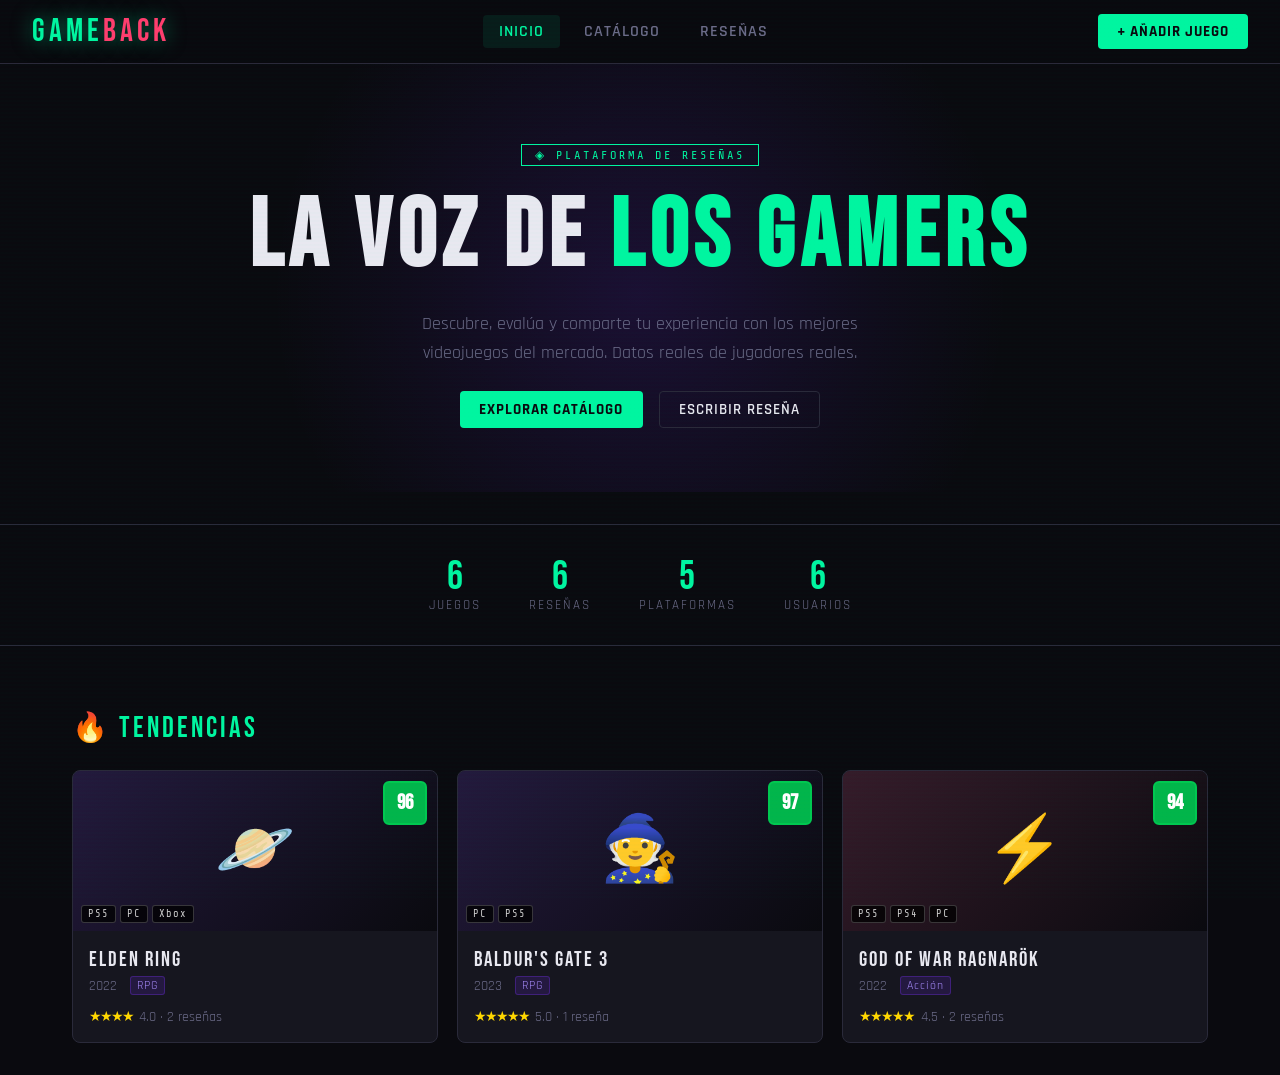
<file: HTML/gameback-app.html>
<!DOCTYPE html>
<html lang="es">
<head>
<meta charset="UTF-8">
<meta name="viewport" content="width=device-width, initial-scale=1.0">
<title>GameBack</title>
<link href="https://fonts.googleapis.com/css2?family=Bebas+Neue&family=Rajdhani:wght@400;500;600;700&family=Share+Tech+Mono&display=swap" rel="stylesheet">
<style>
  :root {
    --bg: #0a0a0f;
    --surface: #111118;
    --card: #16161f;
    --border: #2a2a3a;
    --accent: #00f5a0;
    --accent2: #7b2fff;
    --accent3: #ff3d6e;
    --text: #e8e8f0;
    --muted: #6b6b88;
    --gold: #ffd700;
  }

  * { margin: 0; padding: 0; box-sizing: border-box; }

  body {
    font-family: 'Rajdhani', sans-serif;
    background: var(--bg);
    color: var(--text);
    min-height: 100vh;
    overflow-x: hidden;
  }

  /* Scanline overlay */
  body::before {
    content: '';
    position: fixed;
    inset: 0;
    background: repeating-linear-gradient(
      0deg,
      transparent,
      transparent 2px,
      rgba(0,245,160,0.012) 2px,
      rgba(0,245,160,0.012) 4px
    );
    pointer-events: none;
    z-index: 9999;
  }

  /* ── HEADER ── */
  header {
    position: sticky;
    top: 0;
    z-index: 100;
    background: rgba(10,10,15,0.92);
    backdrop-filter: blur(12px);
    border-bottom: 1px solid var(--border);
    padding: 0 2rem;
    display: flex;
    align-items: center;
    justify-content: space-between;
    height: 64px;
  }

  .logo {
    font-family: 'Bebas Neue', sans-serif;
    font-size: 2rem;
    letter-spacing: 4px;
    color: var(--accent);
    text-shadow: 0 0 20px rgba(0,245,160,0.5);
  }
  .logo span { color: var(--accent3); }

  nav { display: flex; gap: 0.5rem; }

  .nav-btn {
    background: none;
    border: none;
    color: var(--muted);
    font-family: 'Rajdhani', sans-serif;
    font-size: 1rem;
    font-weight: 600;
    letter-spacing: 1px;
    padding: 0.4rem 1rem;
    cursor: pointer;
    border-radius: 4px;
    transition: all 0.2s;
    text-transform: uppercase;
  }
  .nav-btn:hover, .nav-btn.active {
    color: var(--accent);
    background: rgba(0,245,160,0.08);
  }

  .header-actions { display: flex; gap: 0.8rem; align-items: center; }

  .btn-primary {
    background: var(--accent);
    color: var(--bg);
    border: none;
    padding: 0.5rem 1.2rem;
    font-family: 'Rajdhani', sans-serif;
    font-weight: 700;
    font-size: 0.95rem;
    letter-spacing: 1px;
    border-radius: 4px;
    cursor: pointer;
    text-transform: uppercase;
    transition: all 0.2s;
  }
  .btn-primary:hover {
    background: #00c97e;
    box-shadow: 0 0 20px rgba(0,245,160,0.4);
  }

  /* ── PAGES ── */
  .page { display: none; }
  .page.active { display: block; }

  /* ── HERO ── */
  .hero {
    position: relative;
    padding: 5rem 2rem 4rem;
    text-align: center;
    overflow: hidden;
  }
  .hero::before {
    content: '';
    position: absolute;
    top: -40%;
    left: 50%;
    transform: translateX(-50%);
    width: 800px;
    height: 800px;
    background: radial-gradient(circle, rgba(123,47,255,0.15) 0%, transparent 65%);
    pointer-events: none;
  }

  .hero-tag {
    display: inline-block;
    font-family: 'Share Tech Mono', monospace;
    font-size: 0.75rem;
    color: var(--accent);
    border: 1px solid var(--accent);
    padding: 0.2rem 0.8rem;
    letter-spacing: 3px;
    margin-bottom: 1.5rem;
    animation: fadeDown 0.5s ease both;
  }

  .hero h1 {
    font-family: 'Bebas Neue', sans-serif;
    font-size: clamp(3rem, 8vw, 6rem);
    line-height: 1;
    letter-spacing: 6px;
    animation: fadeDown 0.5s 0.1s ease both;
  }
  .hero h1 em { color: var(--accent); font-style: normal; }

  .hero p {
    margin: 1.5rem auto;
    max-width: 520px;
    color: var(--muted);
    font-size: 1.1rem;
    line-height: 1.6;
    animation: fadeDown 0.5s 0.2s ease both;
  }

  .hero-cta {
    display: flex;
    gap: 1rem;
    justify-content: center;
    flex-wrap: wrap;
    animation: fadeDown 0.5s 0.3s ease both;
  }

  .btn-ghost {
    background: none;
    border: 1px solid var(--border);
    color: var(--text);
    padding: 0.5rem 1.2rem;
    font-family: 'Rajdhani', sans-serif;
    font-weight: 600;
    font-size: 0.95rem;
    letter-spacing: 1px;
    border-radius: 4px;
    cursor: pointer;
    text-transform: uppercase;
    transition: all 0.2s;
  }
  .btn-ghost:hover { border-color: var(--accent); color: var(--accent); }

  /* ── SEARCH BAR ── */
  .search-section {
    max-width: 700px;
    margin: 3rem auto 2rem;
    padding: 0 1rem;
    animation: fadeDown 0.5s 0.4s ease both;
  }

  .search-wrap {
    position: relative;
    display: flex;
    gap: 0.5rem;
  }

  .search-wrap input {
    flex: 1;
    background: var(--surface);
    border: 1px solid var(--border);
    border-radius: 6px;
    padding: 0.8rem 1.2rem;
    color: var(--text);
    font-family: 'Rajdhani', sans-serif;
    font-size: 1rem;
    outline: none;
    transition: border-color 0.2s;
  }
  .search-wrap input:focus { border-color: var(--accent); }
  .search-wrap input::placeholder { color: var(--muted); }

  /* ── STATS BAR ── */
  .stats-bar {
    display: flex;
    justify-content: center;
    gap: 3rem;
    padding: 2rem;
    border-top: 1px solid var(--border);
    border-bottom: 1px solid var(--border);
    margin: 2rem 0;
    flex-wrap: wrap;
  }
  .stat { text-align: center; }
  .stat-num {
    font-family: 'Bebas Neue', sans-serif;
    font-size: 2.5rem;
    color: var(--accent);
    line-height: 1;
  }
  .stat-label {
    font-size: 0.8rem;
    color: var(--muted);
    letter-spacing: 2px;
    text-transform: uppercase;
  }

  /* ── GAMES GRID ── */
  .section {
    max-width: 1200px;
    margin: 0 auto;
    padding: 2rem;
  }

  .section-header {
    display: flex;
    align-items: center;
    justify-content: space-between;
    margin-bottom: 1.5rem;
  }
  .section-title {
    font-family: 'Bebas Neue', sans-serif;
    font-size: 1.8rem;
    letter-spacing: 3px;
    color: var(--text);
  }
  .section-title span { color: var(--accent); }

  .filter-tabs { display: flex; gap: 0.4rem; flex-wrap: wrap; }
  .filter-tab {
    background: none;
    border: 1px solid var(--border);
    color: var(--muted);
    padding: 0.25rem 0.8rem;
    font-family: 'Rajdhani', sans-serif;
    font-size: 0.85rem;
    font-weight: 600;
    letter-spacing: 1px;
    border-radius: 20px;
    cursor: pointer;
    transition: all 0.2s;
    text-transform: uppercase;
  }
  .filter-tab:hover, .filter-tab.active {
    border-color: var(--accent);
    color: var(--accent);
    background: rgba(0,245,160,0.07);
  }

  .games-grid {
    display: grid;
    grid-template-columns: repeat(auto-fill, minmax(280px, 1fr));
    gap: 1.2rem;
  }

  .game-card {
    background: var(--card);
    border: 1px solid var(--border);
    border-radius: 8px;
    overflow: hidden;
    cursor: pointer;
    transition: all 0.25s;
    animation: fadeUp 0.4s ease both;
  }
  .game-card:hover {
    border-color: var(--accent);
    transform: translateY(-4px);
    box-shadow: 0 8px 32px rgba(0,245,160,0.12);
  }

  .game-cover {
    height: 160px;
    position: relative;
    overflow: hidden;
  }
  .game-cover-img {
    width: 100%;
    height: 100%;
    object-fit: cover;
    transition: transform 0.3s;
  }
  .game-card:hover .game-cover-img { transform: scale(1.05); }

  .game-cover-bg {
    width: 100%;
    height: 100%;
    display: flex;
    align-items: center;
    justify-content: center;
    font-size: 4rem;
  }

  .score-badge {
    position: absolute;
    top: 10px;
    right: 10px;
    width: 44px;
    height: 44px;
    border-radius: 6px;
    display: flex;
    align-items: center;
    justify-content: center;
    font-family: 'Bebas Neue', sans-serif;
    font-size: 1.3rem;
    font-weight: 700;
    border: 2px solid;
  }
  .score-green { background: rgba(0,200,80,0.9); border-color: #00c850; color: #fff; }
  .score-yellow { background: rgba(200,180,0,0.9); border-color: #c8b400; color: #fff; }
  .score-red { background: rgba(200,50,50,0.9); border-color: #c83232; color: #fff; }

  .platform-badges {
    position: absolute;
    bottom: 8px;
    left: 8px;
    display: flex;
    gap: 4px;
  }
  .platform-badge {
    background: rgba(0,0,0,0.75);
    border: 1px solid rgba(255,255,255,0.2);
    padding: 2px 6px;
    border-radius: 3px;
    font-size: 0.65rem;
    font-family: 'Share Tech Mono', monospace;
    color: #ccc;
    letter-spacing: 1px;
  }

  .game-info { padding: 1rem; }
  .game-title {
    font-family: 'Bebas Neue', sans-serif;
    font-size: 1.3rem;
    letter-spacing: 2px;
    margin-bottom: 0.3rem;
  }
  .game-meta {
    display: flex;
    align-items: center;
    gap: 0.8rem;
    color: var(--muted);
    font-size: 0.85rem;
    margin-bottom: 0.8rem;
  }
  .game-genre {
    background: rgba(123,47,255,0.15);
    border: 1px solid rgba(123,47,255,0.3);
    color: #a78bfa;
    padding: 1px 6px;
    border-radius: 3px;
    font-size: 0.75rem;
    letter-spacing: 1px;
  }

  .user-rating {
    display: flex;
    align-items: center;
    gap: 0.4rem;
    font-size: 0.85rem;
  }
  .stars { color: var(--gold); letter-spacing: -2px; }
  .review-count { color: var(--muted); }

  /* ── GAME DETAIL ── */
  #game-detail { padding: 2rem; max-width: 1000px; margin: 0 auto; }

  .back-btn {
    display: inline-flex;
    align-items: center;
    gap: 0.5rem;
    background: none;
    border: 1px solid var(--border);
    color: var(--muted);
    padding: 0.4rem 1rem;
    font-family: 'Rajdhani', sans-serif;
    font-weight: 600;
    border-radius: 4px;
    cursor: pointer;
    margin-bottom: 1.5rem;
    transition: all 0.2s;
    font-size: 0.9rem;
  }
  .back-btn:hover { border-color: var(--accent); color: var(--accent); }

  .detail-hero {
    display: grid;
    grid-template-columns: 200px 1fr;
    gap: 2rem;
    margin-bottom: 2rem;
    align-items: start;
  }

  .detail-cover {
    height: 280px;
    border-radius: 8px;
    overflow: hidden;
    border: 1px solid var(--border);
    display: flex;
    align-items: center;
    justify-content: center;
    font-size: 6rem;
  }

  .detail-title {
    font-family: 'Bebas Neue', sans-serif;
    font-size: 3rem;
    letter-spacing: 4px;
    line-height: 1;
    margin-bottom: 0.5rem;
  }

  .detail-scores {
    display: flex;
    gap: 1.5rem;
    margin: 1rem 0;
    flex-wrap: wrap;
  }
  .score-block {
    text-align: center;
    background: var(--surface);
    border: 1px solid var(--border);
    border-radius: 8px;
    padding: 1rem 1.5rem;
  }
  .score-block .score-num {
    font-family: 'Bebas Neue', sans-serif;
    font-size: 2.5rem;
    line-height: 1;
  }
  .score-block .score-label {
    font-size: 0.75rem;
    color: var(--muted);
    letter-spacing: 2px;
    text-transform: uppercase;
  }
  .score-meta { color: #00c850; }
  .score-users { color: var(--gold); }

  .detail-platforms { display: flex; gap: 0.5rem; flex-wrap: wrap; margin: 1rem 0; }
  .detail-platform {
    background: var(--surface);
    border: 1px solid var(--border);
    padding: 0.3rem 0.8rem;
    border-radius: 4px;
    font-family: 'Share Tech Mono', monospace;
    font-size: 0.85rem;
    color: var(--text);
  }

  .detail-desc { color: var(--muted); line-height: 1.7; font-size: 1rem; margin: 1rem 0; }

  /* ── REVIEWS ── */
  .reviews-section { margin-top: 2rem; }

  .review-form-card {
    background: var(--card);
    border: 1px solid var(--border);
    border-radius: 8px;
    padding: 1.5rem;
    margin-bottom: 1.5rem;
  }
  .review-form-title {
    font-family: 'Bebas Neue', sans-serif;
    font-size: 1.4rem;
    letter-spacing: 2px;
    color: var(--accent);
    margin-bottom: 1rem;
  }

  .form-group { margin-bottom: 1rem; }
  .form-label {
    display: block;
    font-size: 0.8rem;
    font-weight: 700;
    letter-spacing: 2px;
    color: var(--muted);
    text-transform: uppercase;
    margin-bottom: 0.4rem;
  }
  .form-input, .form-textarea {
    width: 100%;
    background: var(--surface);
    border: 1px solid var(--border);
    border-radius: 6px;
    padding: 0.6rem 1rem;
    color: var(--text);
    font-family: 'Rajdhani', sans-serif;
    font-size: 1rem;
    outline: none;
    transition: border-color 0.2s;
  }
  .form-input:focus, .form-textarea:focus { border-color: var(--accent); }
  .form-textarea { resize: vertical; min-height: 100px; }

  .star-picker { display: flex; gap: 0.4rem; margin-bottom: 1rem; cursor: pointer; }
  .star-pick {
    font-size: 1.8rem;
    transition: transform 0.1s;
    color: var(--border);
    cursor: pointer;
    user-select: none;
  }
  .star-pick.active { color: var(--gold); }
  .star-pick:hover { transform: scale(1.2); }

  .reviews-list { display: flex; flex-direction: column; gap: 1rem; }

  .review-card {
    background: var(--card);
    border: 1px solid var(--border);
    border-radius: 8px;
    padding: 1.2rem;
    animation: fadeUp 0.3s ease both;
  }
  .review-card:hover { border-color: rgba(0,245,160,0.3); }

  .review-header { display: flex; align-items: center; justify-content: space-between; margin-bottom: 0.6rem; }
  .review-author {
    font-weight: 700;
    font-size: 1rem;
    color: var(--accent);
    font-family: 'Share Tech Mono', monospace;
  }
  .review-date { color: var(--muted); font-size: 0.8rem; }
  .review-text { color: var(--muted); line-height: 1.6; }

  /* ── MODAL ── */
  .modal-overlay {
    position: fixed;
    inset: 0;
    background: rgba(0,0,0,0.7);
    backdrop-filter: blur(4px);
    z-index: 200;
    display: none;
    align-items: center;
    justify-content: center;
  }
  .modal-overlay.open { display: flex; }

  .modal {
    background: var(--card);
    border: 1px solid var(--border);
    border-radius: 10px;
    padding: 2rem;
    width: 90%;
    max-width: 480px;
    animation: fadeUp 0.2s ease both;
  }
  .modal-title {
    font-family: 'Bebas Neue', sans-serif;
    font-size: 1.6rem;
    letter-spacing: 3px;
    color: var(--accent);
    margin-bottom: 1.2rem;
  }
  .modal-close {
    float: right;
    background: none;
    border: none;
    color: var(--muted);
    font-size: 1.4rem;
    cursor: pointer;
    line-height: 1;
  }
  .modal-close:hover { color: var(--accent3); }

  /* ── TOAST ── */
  .toast {
    position: fixed;
    bottom: 2rem;
    right: 2rem;
    background: var(--accent);
    color: var(--bg);
    padding: 0.8rem 1.5rem;
    border-radius: 6px;
    font-weight: 700;
    font-size: 0.95rem;
    letter-spacing: 1px;
    z-index: 300;
    transform: translateY(100px);
    opacity: 0;
    transition: all 0.3s;
    font-family: 'Rajdhani', sans-serif;
  }
  .toast.show { transform: translateY(0); opacity: 1; }

  /* ── ANIMATIONS ── */
  @keyframes fadeDown {
    from { opacity: 0; transform: translateY(-16px); }
    to { opacity: 1; transform: translateY(0); }
  }
  @keyframes fadeUp {
    from { opacity: 0; transform: translateY(16px); }
    to { opacity: 1; transform: translateY(0); }
  }

  /* ── EMPTY STATE ── */
  .empty-state {
    text-align: center;
    padding: 3rem;
    color: var(--muted);
  }
  .empty-state .icon { font-size: 3rem; margin-bottom: 1rem; }

  /* ── RESPONSIVE ── */
  @media (max-width: 600px) {
    .detail-hero { grid-template-columns: 1fr; }
    .detail-cover { height: 200px; }
    .stats-bar { gap: 1.5rem; }
    header { padding: 0 1rem; }
    .logo { font-size: 1.5rem; }
  }
</style>
</head>
<body>

<!-- HEADER -->
<header>
  <div class="logo">GAME<span>BACK</span></div>
  <nav>
    <button class="nav-btn active" onclick="showPage('home')">Inicio</button>
    <button class="nav-btn" onclick="showPage('catalog')">Catálogo</button>
    <button class="nav-btn" onclick="showPage('reviews-page')">Reseñas</button>
  </nav>
  <div class="header-actions">
    <button class="btn-primary" onclick="openModal('add-game-modal')">+ Añadir Juego</button>
  </div>
</header>

<!-- ───────────── PAGE: HOME ───────────── -->
<div id="home" class="page active">
  <div class="hero">
    <div class="hero-tag">◈ PLATAFORMA DE RESEÑAS</div>
    <h1>LA VOZ DE <em>LOS GAMERS</em></h1>
    <p>Descubre, evalúa y comparte tu experiencia con los mejores videojuegos del mercado. Datos reales de jugadores reales.</p>
    <div class="hero-cta">
      <button class="btn-primary" onclick="showPage('catalog')">Explorar Catálogo</button>
      <button class="btn-ghost" onclick="openModal('add-review-modal')">Escribir Reseña</button>
    </div>
  </div>

  <div class="stats-bar">
    <div class="stat">
      <div class="stat-num" id="stat-games">0</div>
      <div class="stat-label">Juegos</div>
    </div>
    <div class="stat">
      <div class="stat-num" id="stat-reviews">0</div>
      <div class="stat-label">Reseñas</div>
    </div>
    <div class="stat">
      <div class="stat-num" id="stat-platforms">5</div>
      <div class="stat-label">Plataformas</div>
    </div>
    <div class="stat">
      <div class="stat-num" id="stat-users">0</div>
      <div class="stat-label">Usuarios</div>
    </div>
  </div>

  <div class="section">
    <div class="section-header">
      <div class="section-title">🔥 <span>Tendencias</span></div>
    </div>
    <div class="games-grid" id="trending-grid"></div>
  </div>
</div>

<!-- ───────────── PAGE: CATALOG ───────────── -->
<div id="catalog" class="page">
  <div class="search-section">
    <div class="search-wrap">
      <input type="text" id="search-input" placeholder="🔍  Buscar juegos..." oninput="filterGames()">
    </div>
  </div>
  <div class="section">
    <div class="section-header">
      <div class="section-title">Catálogo</div>
      <div class="filter-tabs">
        <button class="filter-tab active" onclick="setFilter(this, 'all')">Todos</button>
        <button class="filter-tab" onclick="setFilter(this, 'RPG')">RPG</button>
        <button class="filter-tab" onclick="setFilter(this, 'Acción')">Acción</button>
        <button class="filter-tab" onclick="setFilter(this, 'Aventura')">Aventura</button>
        <button class="filter-tab" onclick="setFilter(this, 'Estrategia')">Estrategia</button>
        <button class="filter-tab" onclick="setFilter(this, 'Deportes')">Deportes</button>
      </div>
    </div>
    <div class="games-grid" id="catalog-grid"></div>
  </div>
</div>

<!-- ───────────── PAGE: GAME DETAIL ───────────── -->
<div id="game-detail-page" class="page">
  <div id="game-detail"></div>
</div>

<!-- ───────────── PAGE: REVIEWS ───────────── -->
<div id="reviews-page" class="page">
  <div class="section">
    <div class="section-header">
      <div class="section-title">📝 Últimas <span>Reseñas</span></div>
      <button class="btn-primary" onclick="openModal('add-review-modal')">+ Escribir Reseña</button>
    </div>
    <div id="all-reviews-list" class="reviews-list"></div>
  </div>
</div>

<!-- ───────────── MODAL: ADD GAME ───────────── -->
<div class="modal-overlay" id="add-game-modal">
  <div class="modal">
    <button class="modal-close" onclick="closeModal('add-game-modal')">✕</button>
    <div class="modal-title">Añadir Juego</div>
    <div class="form-group">
      <label class="form-label">Título</label>
      <input class="form-input" id="new-game-title" placeholder="Ej: Elden Ring">
    </div>
    <div class="form-group">
      <label class="form-label">Género</label>
      <select class="form-input" id="new-game-genre">
        <option>RPG</option><option>Acción</option><option>Aventura</option>
        <option>Estrategia</option><option>Deportes</option><option>Terror</option>
      </select>
    </div>
    <div class="form-group">
      <label class="form-label">Año</label>
      <input class="form-input" id="new-game-year" type="number" placeholder="2024">
    </div>
    <div class="form-group">
      <label class="form-label">Nota Metacritic (0-100)</label>
      <input class="form-input" id="new-game-meta" type="number" min="0" max="100" placeholder="85">
    </div>
    <div class="form-group">
      <label class="form-label">Plataformas (separadas por coma)</label>
      <input class="form-input" id="new-game-platforms" placeholder="PS5, PC, Xbox">
    </div>
    <div class="form-group">
      <label class="form-label">Descripción</label>
      <textarea class="form-textarea" id="new-game-desc" placeholder="Breve descripción del juego..."></textarea>
    </div>
    <div class="form-group">
      <label class="form-label">Emoji / Ícono</label>
      <input class="form-input" id="new-game-emoji" placeholder="🎮" maxlength="4">
    </div>
    <button class="btn-primary" style="width:100%" onclick="addGame()">Añadir al Catálogo</button>
  </div>
</div>

<!-- ───────────── MODAL: ADD REVIEW ───────────── -->
<div class="modal-overlay" id="add-review-modal">
  <div class="modal">
    <button class="modal-close" onclick="closeModal('add-review-modal')">✕</button>
    <div class="modal-title">Escribir Reseña</div>
    <div class="form-group">
      <label class="form-label">Juego</label>
      <select class="form-input" id="review-game-select"></select>
    </div>
    <div class="form-group">
      <label class="form-label">Tu nombre</label>
      <input class="form-input" id="review-author" placeholder="Gamer123">
    </div>
    <div class="form-group">
      <label class="form-label">Puntuación</label>
      <div class="star-picker" id="star-picker">
        <span class="star-pick" onclick="setStars(1)">★</span>
        <span class="star-pick" onclick="setStars(2)">★</span>
        <span class="star-pick" onclick="setStars(3)">★</span>
        <span class="star-pick" onclick="setStars(4)">★</span>
        <span class="star-pick" onclick="setStars(5)">★</span>
      </div>
    </div>
    <div class="form-group">
      <label class="form-label">Reseña</label>
      <textarea class="form-textarea" id="review-text" placeholder="Escribe tu opinión sobre el juego..."></textarea>
    </div>
    <button class="btn-primary" style="width:100%" onclick="addReview()">Publicar Reseña</button>
  </div>
</div>

<!-- TOAST -->
<div class="toast" id="toast"></div>

<script>
// ── DATA ──
let games = [
  {
    id: 1, title: "Elden Ring", genre: "RPG", year: 2022, meta: 96,
    platforms: ["PS5", "PC", "Xbox"], emoji: "🪐",
    desc: "Un vasto mundo abierto de fantasía oscura creado por FromSoftware y George R.R. Martin. Un desafío monumental con una narrativa críptica y combate exigente.",
    reviews: [
      { author: "SoulKeeper", stars: 5, text: "La obra maestra absoluta de la generación. Nunca pensé que un open world podría sentirse tan cohesionado.", date: "12/03/2024" },
      { author: "CasualGamer99", stars: 3, text: "Muy difícil para mi gusto, pero visualmente impresionante. El mundo tiene una profundidad increíble.", date: "05/04/2024" }
    ]
  },
  {
    id: 2, title: "Baldur's Gate 3", genre: "RPG", year: 2023, meta: 97,
    platforms: ["PC", "PS5"], emoji: "🧙",
    desc: "El RPG definitivo de rol por turnos. Larian Studios lleva el género a nuevas alturas con libertad total, narrativa reactiva y multijugador cooperativo.",
    reviews: [
      { author: "TabletopFan", stars: 5, text: "500 horas y sigo descubriendo cosas nuevas. Simplemente impresionante.", date: "20/02/2024" }
    ]
  },
  {
    id: 3, title: "God of War Ragnarök", genre: "Acción", year: 2022, meta: 94,
    platforms: ["PS5", "PS4", "PC"], emoji: "⚡",
    desc: "Kratos y Atreus emprenden un viaje épico por los nueve reinos de la mitología nórdica. Una secuela que supera en todos los aspectos a su predecesora.",
    reviews: [
      { author: "NorseGod", stars: 5, text: "La historia de Kratos y Atreus me llegó al alma. Narración cinematográfica impecable.", date: "01/05/2024" },
      { author: "ActionFan", stars: 4, text: "Combate brutal y satisfactorio. Algún tramo de historia se alarga, pero vale la pena.", date: "15/05/2024" }
    ]
  },
  {
    id: 4, title: "Hades II", genre: "Acción", year: 2024, meta: 93,
    platforms: ["PC"], emoji: "🔱",
    desc: "La esperada secuela del roguelike de Supergiant Games. Melinoe desciende al inframundo con mecánicas refinadas y una narrativa aún más profunda.",
    reviews: []
  },
  {
    id: 5, title: "Civilization VII", genre: "Estrategia", year: 2025, meta: 82,
    platforms: ["PC", "PS5", "Xbox", "Switch"], emoji: "🌍",
    desc: "La séptima entrega de la legendaria saga de estrategia por turnos. Nuevas eras, civilizaciones renovadas y una nueva forma de entender la historia.",
    reviews: [
      { author: "StrategyKing", stars: 4, text: "Las eras son un cambio de paradigma. Me costó adaptarme pero luego no podía parar.", date: "10/02/2025" }
    ]
  },
  {
    id: 6, title: "Hollow Knight: Silksong", genre: "Aventura", year: 2025, meta: 91,
    platforms: ["PC", "Switch", "PS5", "Xbox"], emoji: "🕷️",
    desc: "La tan esperada secuela del aclamado metroidvania. Hornet protagoniza una nueva aventura llena de combate ágil, exploración y un mundo rebosante de lore.",
    reviews: []
  }
];

let currentFilter = 'all';
let selectedStars = 0;
let currentGameId = null;

// ── INIT ──
function init() {
  renderGrid('trending-grid', games.slice(0, 3));
  renderGrid('catalog-grid', games);
  updateStats();
  renderAllReviews();
}

function updateStats() {
  document.getElementById('stat-games').textContent = games.length;
  const totalReviews = games.reduce((s, g) => s + g.reviews.length, 0);
  document.getElementById('stat-reviews').textContent = totalReviews;
  const authors = new Set();
  games.forEach(g => g.reviews.forEach(r => authors.add(r.author)));
  document.getElementById('stat-users').textContent = authors.size;
}

// ── NAVIGATION ──
function showPage(id) {
  document.querySelectorAll('.page').forEach(p => p.classList.remove('active'));
  document.getElementById(id).classList.add('active');
  document.querySelectorAll('.nav-btn').forEach(b => b.classList.remove('active'));
  const navMap = { home: 0, catalog: 1, 'reviews-page': 2 };
  if (navMap[id] !== undefined)
    document.querySelectorAll('.nav-btn')[navMap[id]].classList.add('active');

  if (id === 'catalog') { filterGames(); }
  if (id === 'reviews-page') { renderAllReviews(); }
}

// ── RENDER GRID ──
function renderGrid(containerId, list) {
  const container = document.getElementById(containerId);
  if (!list.length) {
    container.innerHTML = `<div class="empty-state" style="grid-column:1/-1"><div class="icon">🎮</div><p>No se encontraron juegos</p></div>`;
    return;
  }
  container.innerHTML = list.map(g => gameCardHTML(g)).join('');
}

function gameCardHTML(g) {
  const scoreClass = g.meta >= 75 ? 'score-green' : g.meta >= 50 ? 'score-yellow' : 'score-red';
  const avgStars = g.reviews.length
    ? (g.reviews.reduce((s, r) => s + r.stars, 0) / g.reviews.length).toFixed(1) : '—';
  const starsHTML = g.reviews.length
    ? '★'.repeat(Math.round(parseFloat(avgStars))) : '';
  const platforms = g.platforms.map(p => `<span class="platform-badge">${p}</span>`).join('');

  return `
    <div class="game-card" onclick="showGameDetail(${g.id})">
      <div class="game-cover">
        <div class="game-cover-bg" style="background:linear-gradient(135deg,${genreColor(g.genre)}22,#0a0a0f)">${g.emoji}</div>
        <div class="score-badge ${scoreClass}">${g.meta}</div>
        <div class="platform-badges">${platforms}</div>
      </div>
      <div class="game-info">
        <div class="game-title">${g.title}</div>
        <div class="game-meta">
          <span>${g.year}</span>
          <span class="game-genre">${g.genre}</span>
        </div>
        <div class="user-rating">
          <span class="stars">${starsHTML}</span>
          <span class="review-count">${g.reviews.length > 0 ? `${avgStars} · ${g.reviews.length} reseña${g.reviews.length > 1 ? 's' : ''}` : 'Sin reseñas aún'}</span>
        </div>
      </div>
    </div>`;
}

function genreColor(genre) {
  const map = { RPG: '#7b2fff', Acción: '#ff3d6e', Aventura: '#00f5a0', Estrategia: '#ffd700', Deportes: '#00bfff', Terror: '#ff6b35' };
  return map[genre] || '#888';
}

// ── GAME DETAIL ──
function showGameDetail(id) {
  currentGameId = id;
  const g = games.find(x => x.id === id);
  const scoreClass = g.meta >= 75 ? 'score-green' : g.meta >= 50 ? 'score-yellow' : 'score-red';
  const avgStars = g.reviews.length
    ? (g.reviews.reduce((s, r) => s + r.stars, 0) / g.reviews.length).toFixed(1) : '—';

  const reviewsHTML = g.reviews.length
    ? g.reviews.map(r => `
      <div class="review-card">
        <div class="review-header">
          <span class="review-author">@${r.author}</span>
          <div style="display:flex;gap:0.8rem;align-items:center">
            <span class="stars" style="font-size:0.9rem">${'★'.repeat(r.stars)}${'☆'.repeat(5 - r.stars)}</span>
            <span class="review-date">${r.date}</span>
          </div>
        </div>
        <p class="review-text">${r.text}</p>
      </div>`).join('')
    : `<div class="empty-state"><div class="icon">✍️</div><p>Sé el primero en reseñar este juego</p></div>`;

  document.getElementById('game-detail').innerHTML = `
    <button class="back-btn" onclick="showPage('catalog')">← Volver al catálogo</button>
    <div class="detail-hero">
      <div class="detail-cover" style="background:linear-gradient(135deg,${genreColor(g.genre)}33,#0a0a0f)">${g.emoji}</div>
      <div>
        <div style="display:flex;gap:0.5rem;margin-bottom:0.5rem;flex-wrap:wrap">
          <span class="game-genre">${g.genre}</span>
          <span class="game-genre" style="color:var(--muted);border-color:var(--border);background:none">${g.year}</span>
        </div>
        <div class="detail-title">${g.title}</div>
        <div class="detail-scores">
          <div class="score-block">
            <div class="score-num score-meta">${g.meta}</div>
            <div class="score-label">Metacritic</div>
          </div>
          <div class="score-block">
            <div class="score-num score-users">${avgStars}</div>
            <div class="score-label">Nota usuarios</div>
          </div>
          <div class="score-block">
            <div class="score-num" style="color:var(--accent2)">${g.reviews.length}</div>
            <div class="score-label">Reseñas</div>
          </div>
        </div>
        <div class="detail-platforms">
          ${g.platforms.map(p => `<span class="detail-platform">${p}</span>`).join('')}
        </div>
        <p class="detail-desc">${g.desc}</p>
        <button class="btn-primary" onclick="openReviewModalFor(${g.id})">✍️ Escribir Reseña</button>
      </div>
    </div>
    <div class="reviews-section">
      <div class="section-header">
        <div class="section-title">Reseñas de <span>Usuarios</span></div>
      </div>
      <div class="reviews-list">${reviewsHTML}</div>
    </div>`;

  showPage('game-detail-page');
}

// ── FILTER & SEARCH ──
function setFilter(btn, genre) {
  currentFilter = genre;
  document.querySelectorAll('.filter-tab').forEach(b => b.classList.remove('active'));
  btn.classList.add('active');
  filterGames();
}

function filterGames() {
  const q = (document.getElementById('search-input')?.value || '').toLowerCase();
  const filtered = games.filter(g =>
    (currentFilter === 'all' || g.genre === currentFilter) &&
    g.title.toLowerCase().includes(q)
  );
  renderGrid('catalog-grid', filtered);
}

// ── ALL REVIEWS ──
function renderAllReviews() {
  const all = [];
  games.forEach(g => g.reviews.forEach(r => all.push({ ...r, gameName: g.title, gameId: g.id })));
  all.reverse();
  const container = document.getElementById('all-reviews-list');
  if (!all.length) {
    container.innerHTML = `<div class="empty-state"><div class="icon">✍️</div><p>Todavía no hay reseñas. ¡Sé el primero!</p></div>`;
    return;
  }
  container.innerHTML = all.map(r => `
    <div class="review-card">
      <div class="review-header">
        <div>
          <span class="review-author">@${r.author}</span>
          <span style="color:var(--muted);font-size:0.85rem;margin-left:0.8rem">sobre <span style="color:var(--text);cursor:pointer" onclick="showGameDetail(${r.gameId})">${r.gameName}</span></span>
        </div>
        <div style="display:flex;gap:0.8rem;align-items:center">
          <span class="stars" style="font-size:0.9rem">${'★'.repeat(r.stars)}${'☆'.repeat(5 - r.stars)}</span>
          <span class="review-date">${r.date}</span>
        </div>
      </div>
      <p class="review-text">${r.text}</p>
    </div>`).join('');
}

// ── MODALS ──
function openModal(id) {
  if (id === 'add-review-modal') {
    const sel = document.getElementById('review-game-select');
    sel.innerHTML = games.map(g => `<option value="${g.id}">${g.title}</option>`).join('');
    if (currentGameId) sel.value = currentGameId;
    selectedStars = 0;
    updateStarPicker();
  }
  document.getElementById(id).classList.add('open');
}

function openReviewModalFor(gameId) {
  currentGameId = gameId;
  openModal('add-review-modal');
}

function closeModal(id) {
  document.getElementById(id).classList.remove('open');
}

// Close on overlay click
document.querySelectorAll('.modal-overlay').forEach(o => {
  o.addEventListener('click', e => { if (e.target === o) o.classList.remove('open'); });
});

// ── STARS ──
function setStars(n) { selectedStars = n; updateStarPicker(); }
function updateStarPicker() {
  document.querySelectorAll('.star-pick').forEach((s, i) => {
    s.classList.toggle('active', i < selectedStars);
  });
}

// ── ADD GAME ──
function addGame() {
  const title = document.getElementById('new-game-title').value.trim();
  const genre = document.getElementById('new-game-genre').value;
  const year = parseInt(document.getElementById('new-game-year').value) || new Date().getFullYear();
  const meta = parseInt(document.getElementById('new-game-meta').value) || 70;
  const platforms = document.getElementById('new-game-platforms').value.split(',').map(s => s.trim()).filter(Boolean);
  const desc = document.getElementById('new-game-desc').value.trim();
  const emoji = document.getElementById('new-game-emoji').value.trim() || '🎮';

  if (!title) { showToast('❌ El título es obligatorio'); return; }

  games.push({ id: Date.now(), title, genre, year, meta, platforms: platforms.length ? platforms : ['PC'], emoji, desc, reviews: [] });

  closeModal('add-game-modal');
  ['new-game-title','new-game-year','new-game-meta','new-game-platforms','new-game-desc','new-game-emoji']
    .forEach(id => document.getElementById(id).value = '');

  updateStats();
  renderGrid('trending-grid', games.slice(-3));
  if (document.getElementById('catalog').classList.contains('active')) filterGames();
  showToast('✅ Juego añadido al catálogo');
}

// ── ADD REVIEW ──
function addReview() {
  const gameId = parseInt(document.getElementById('review-game-select').value);
  const author = document.getElementById('review-author').value.trim();
  const text = document.getElementById('review-text').value.trim();

  if (!author) { showToast('❌ Escribe tu nombre'); return; }
  if (!selectedStars) { showToast('❌ Selecciona una puntuación'); return; }
  if (!text) { showToast('❌ Escribe tu reseña'); return; }

  const game = games.find(g => g.id === gameId);
  const today = new Date().toLocaleDateString('es-ES');
  game.reviews.push({ author, stars: selectedStars, text, date: today });

  closeModal('add-review-modal');
  document.getElementById('review-author').value = '';
  document.getElementById('review-text').value = '';
  selectedStars = 0; updateStarPicker();

  updateStats();
  if (currentGameId === gameId) showGameDetail(gameId);
  if (document.getElementById('reviews-page').classList.contains('active')) renderAllReviews();
  showToast('✅ Reseña publicada');
}

// ── TOAST ──
function showToast(msg) {
  const t = document.getElementById('toast');
  t.textContent = msg;
  t.classList.add('show');
  setTimeout(() => t.classList.remove('show'), 2800);
}

// ── BOOT ──
init();
</script>
</body>
</html>
</file>
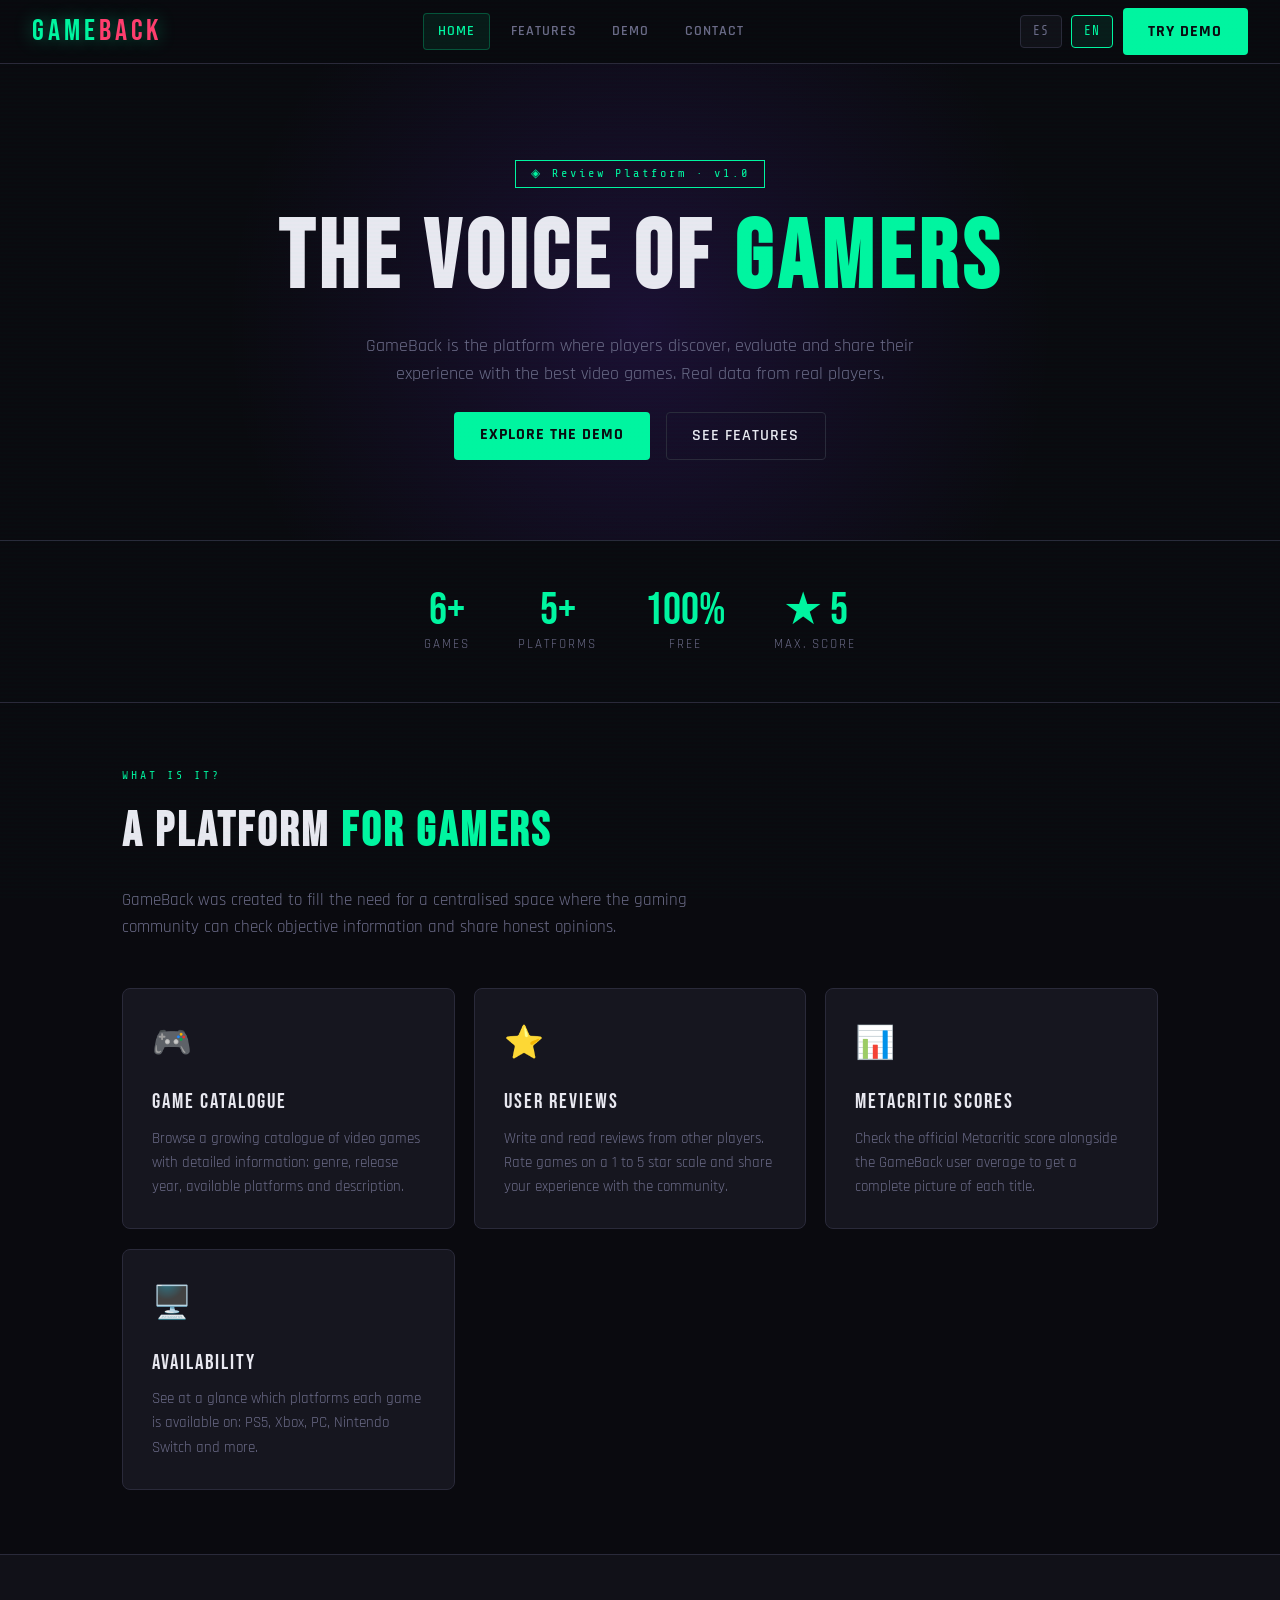
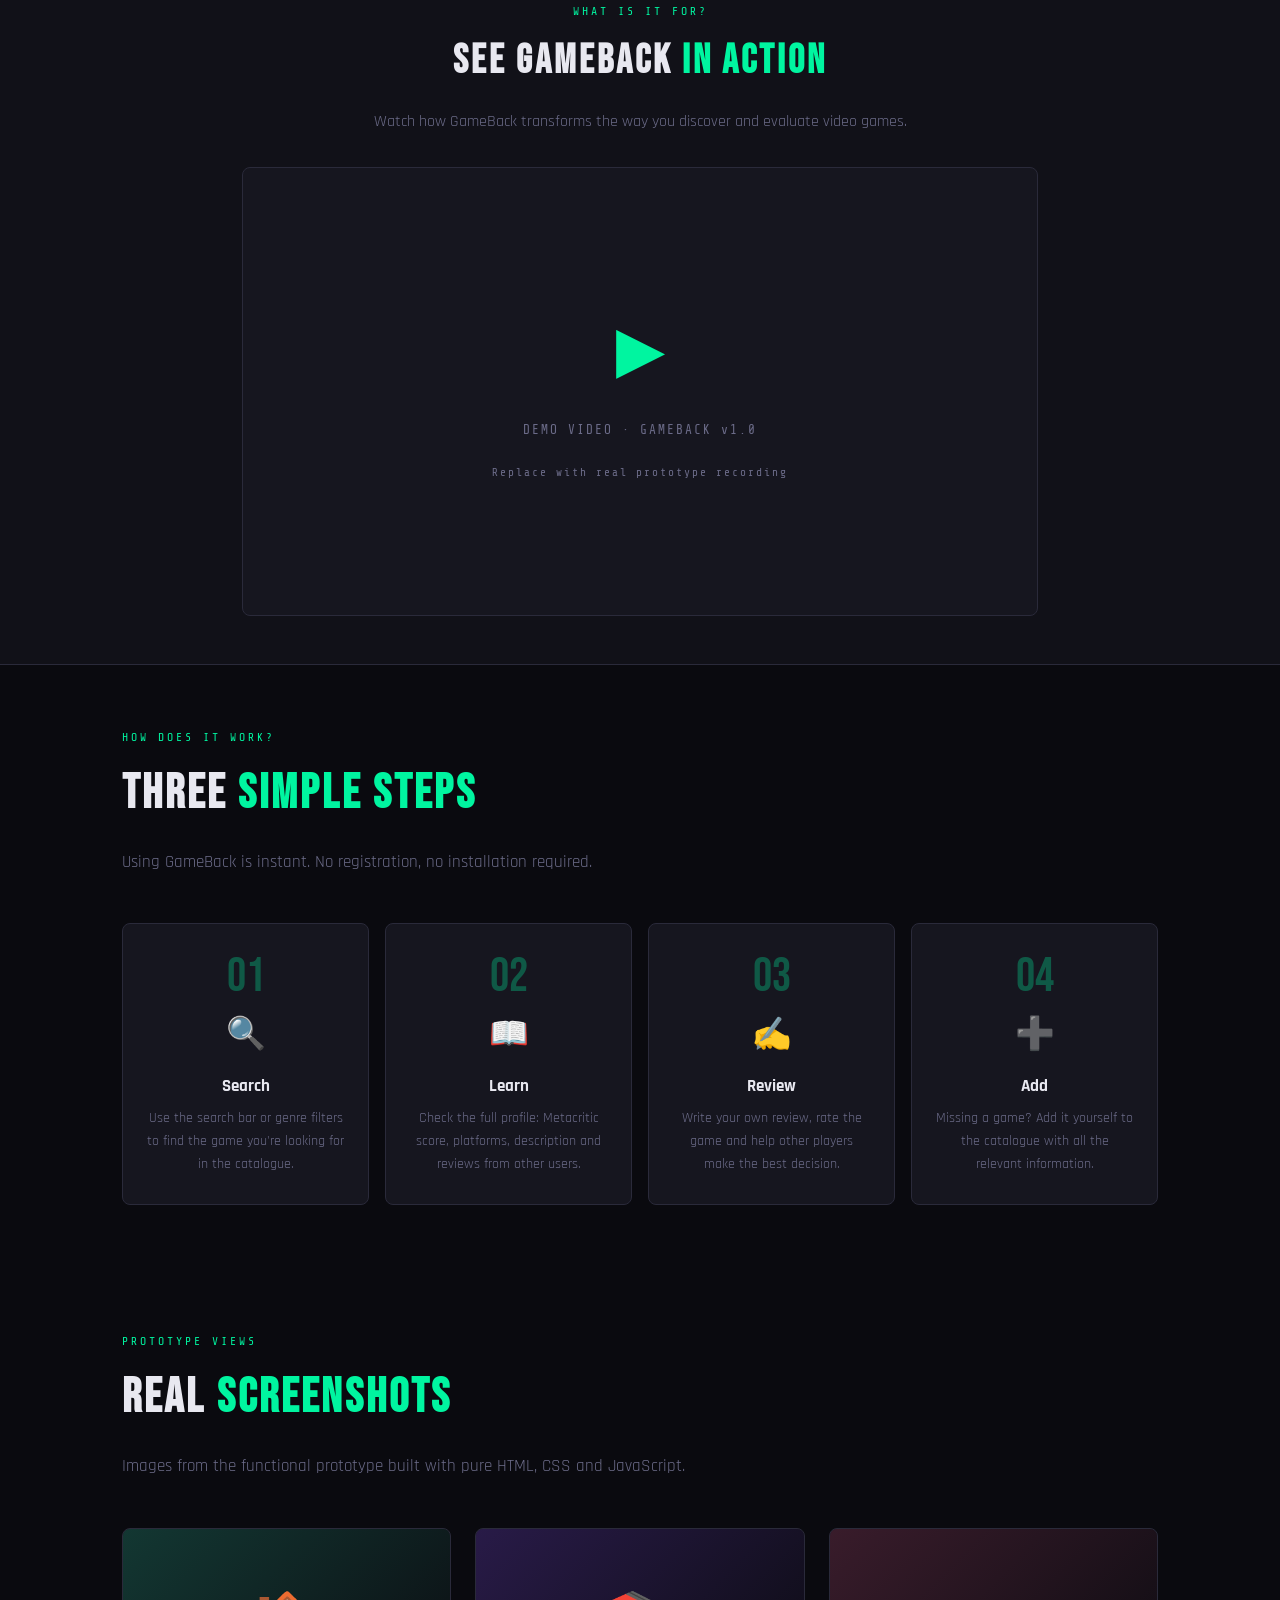
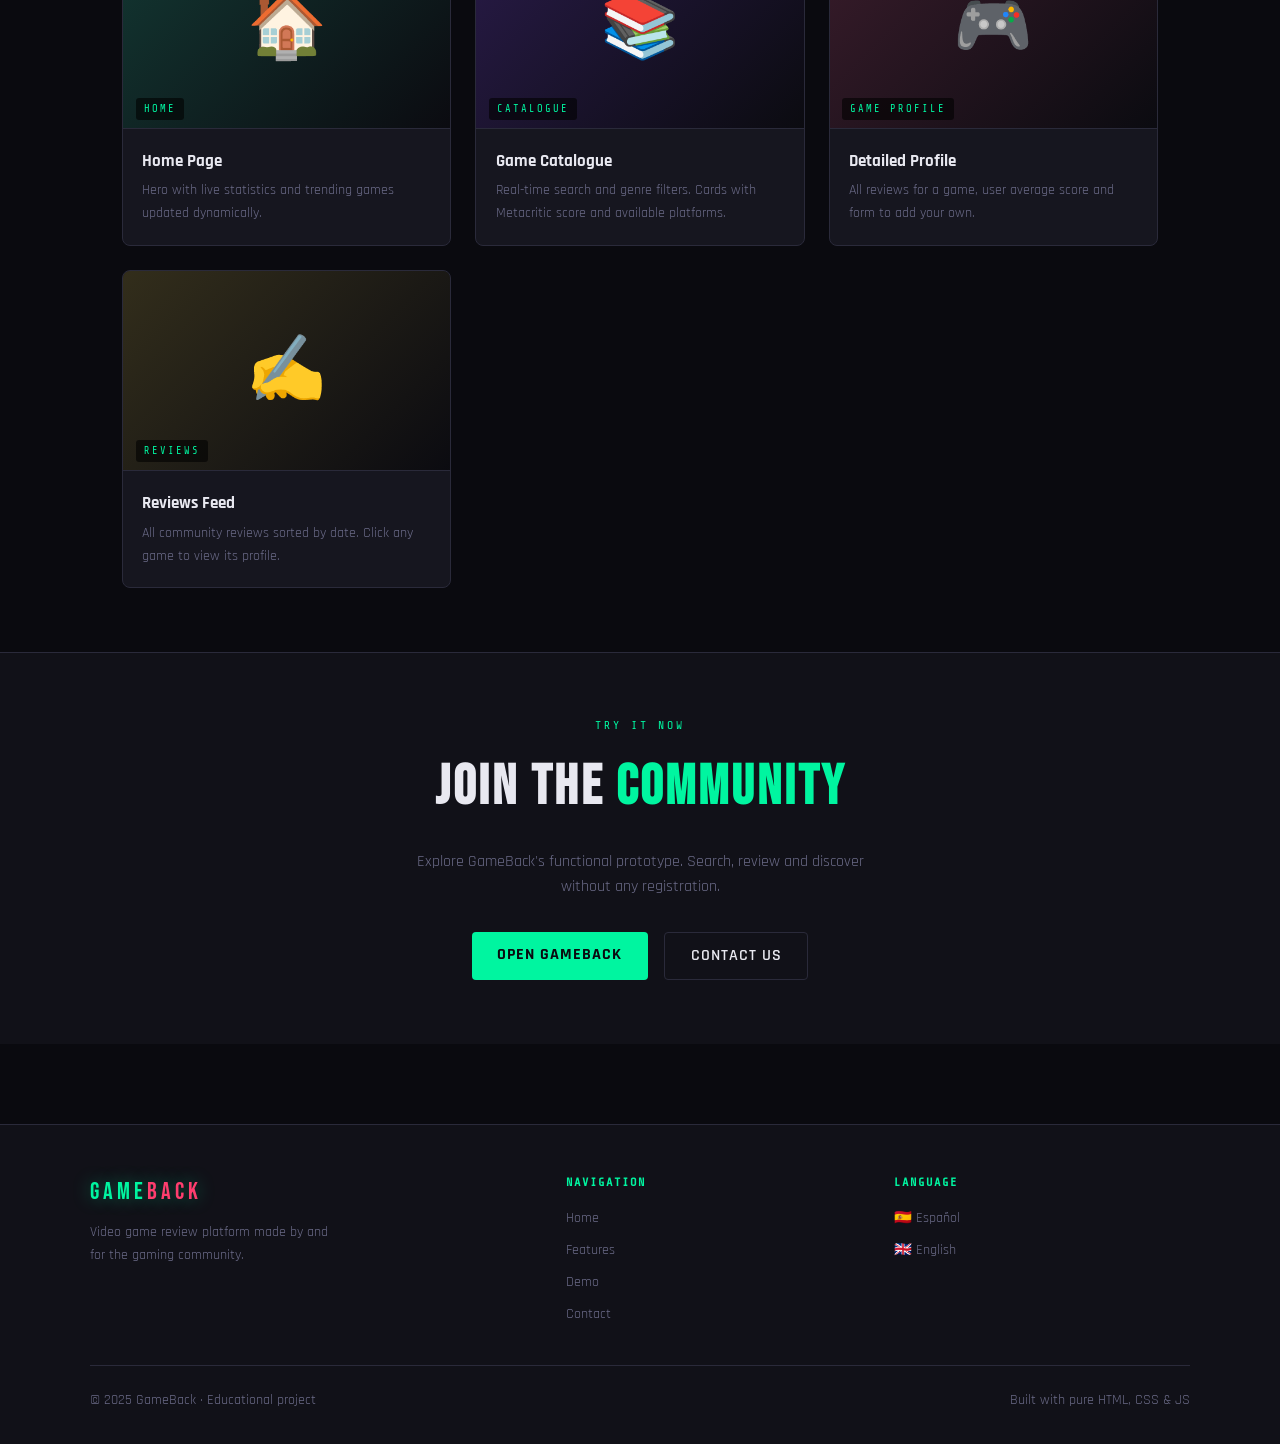
<file: HTML/index-en.html>
<!DOCTYPE html>
<html lang="en">
<head>
  <meta charset="UTF-8">
  <meta name="viewport" content="width=device-width, initial-scale=1.0">
  <meta name="description" content="GameBack — The video game review platform made by and for gamers. Discover games, share opinions and check Metacritic scores.">
  <title>GameBack · Video Game Review Platform</title>
  <link rel="stylesheet" href="css/style.css">
</head>
<body>

<header>
  <a href="index-en.html" class="logo" aria-label="GameBack home">GAME<span>BACK</span></a>
  <nav aria-label="Main navigation">
    <a href="index-en.html" class="nav-link active">Home</a>
    <a href="features-en.html" class="nav-link">Features</a>
    <a href="demo-en.html" class="nav-link">Demo</a>
    <a href="contact-en.html" class="nav-link">Contact</a>
  </nav>
  <div class="header-right">
    <a href="index-es.html" class="lang-btn" aria-label="Cambiar a Español">ES</a>
    <a href="index-en.html" class="lang-btn current" aria-label="Language: English (current)">EN</a>
    <a href="demo-en.html" class="btn-primary">Try Demo</a>
  </div>
</header>

<main>
<section class="hero" aria-label="Main presentation">
  <div class="hero-tag">◈ Review Platform · v1.0</div>
  <h1>THE VOICE OF <em>GAMERS</em></h1>
  <p>GameBack is the platform where players discover, evaluate and share their experience with the best video games. Real data from real players.</p>
  <div class="hero-cta">
    <a href="demo-en.html" class="btn-primary">Explore the Demo</a>
    <a href="features-en.html" class="btn-ghost">See Features</a>
  </div>
</section>

<div class="stats-row" aria-label="Platform statistics">
  <div class="stat">
    <div class="stat-num">6+</div>
    <div class="stat-label">Games</div>
  </div>
  <div class="stat">
    <div class="stat-num">5+</div>
    <div class="stat-label">Platforms</div>
  </div>
  <div class="stat">
    <div class="stat-num">100%</div>
    <div class="stat-label">Free</div>
  </div>
  <div class="stat">
    <div class="stat-num">★ 5</div>
    <div class="stat-label">Max. score</div>
  </div>
</div>

<section class="section" aria-labelledby="what-title">
  <div class="section-tag">What is it?</div>
  <h2 class="section-title" id="what-title">A PLATFORM <em>FOR GAMERS</em></h2>
  <p class="section-lead">GameBack was created to fill the need for a centralised space where the gaming community can check objective information and share honest opinions.</p>

  <div class="features-grid">
    <div class="feat-card">
      <div class="feat-icon">🎮</div>
      <div class="feat-title">Game Catalogue</div>
      <p class="feat-desc">Browse a growing catalogue of video games with detailed information: genre, release year, available platforms and description.</p>
    </div>
    <div class="feat-card">
      <div class="feat-icon">⭐</div>
      <div class="feat-title">User Reviews</div>
      <p class="feat-desc">Write and read reviews from other players. Rate games on a 1 to 5 star scale and share your experience with the community.</p>
    </div>
    <div class="feat-card">
      <div class="feat-icon">📊</div>
      <div class="feat-title">Metacritic Scores</div>
      <p class="feat-desc">Check the official Metacritic score alongside the GameBack user average to get a complete picture of each title.</p>
    </div>
    <div class="feat-card">
      <div class="feat-icon">🖥️</div>
      <div class="feat-title">Availability</div>
      <p class="feat-desc">See at a glance which platforms each game is available on: PS5, Xbox, PC, Nintendo Switch and more.</p>
    </div>
  </div>
</section>

<section class="video-section" aria-labelledby="usage-title">
  <div class="video-wrap">
    <div class="section-tag" style="text-align:center">What is it for?</div>
    <h2 class="section-title" id="usage-title" style="font-size:clamp(1.8rem,4vw,2.5rem)">SEE GAMEBACK <em>IN ACTION</em></h2>
    <p style="color:var(--muted);margin-bottom:0">Watch how GameBack transforms the way you discover and evaluate video games.</p>
    <div class="video-container" role="region" aria-label="GameBack demo video">
      <div class="video-placeholder">
        <div class="play-icon" aria-hidden="true">▶</div>
        <p>DEMO VIDEO · GAMEBACK v1.0</p>
        <p style="font-size:.7rem;color:var(--muted);margin-top:.5rem">Replace with real prototype recording</p>
      </div>
    </div>
  </div>
</section>

<section class="section" aria-labelledby="how-title">
  <div class="section-tag">How does it work?</div>
  <h2 class="section-title" id="how-title">THREE <em>SIMPLE STEPS</em></h2>
  <p class="section-lead">Using GameBack is instant. No registration, no installation required.</p>
  <div class="steps-grid">
    <div class="step-card">
      <div class="step-num">01</div>
      <div class="step-icon">🔍</div>
      <div class="step-title">Search</div>
      <p class="step-desc">Use the search bar or genre filters to find the game you're looking for in the catalogue.</p>
    </div>
    <div class="step-card">
      <div class="step-num">02</div>
      <div class="step-icon">📖</div>
      <div class="step-title">Learn</div>
      <p class="step-desc">Check the full profile: Metacritic score, platforms, description and reviews from other users.</p>
    </div>
    <div class="step-card">
      <div class="step-num">03</div>
      <div class="step-icon">✍️</div>
      <div class="step-title">Review</div>
      <p class="step-desc">Write your own review, rate the game and help other players make the best decision.</p>
    </div>
    <div class="step-card">
      <div class="step-num">04</div>
      <div class="step-icon">➕</div>
      <div class="step-title">Add</div>
      <p class="step-desc">Missing a game? Add it yourself to the catalogue with all the relevant information.</p>
    </div>
  </div>
</section>

<section class="section" aria-labelledby="screens-title">
  <div class="section-tag">Prototype views</div>
  <h2 class="section-title" id="screens-title">REAL <em>SCREENSHOTS</em></h2>
  <p class="section-lead">Images from the functional prototype built with pure HTML, CSS and JavaScript.</p>
  <div class="demo-grid">
    <article class="screen-card">
      <div class="screen-preview" style="background:linear-gradient(135deg,rgba(0,245,160,.15),rgba(10,10,15,.9))">🏠<span class="screen-label">HOME</span></div>
      <div class="screen-info">
        <div class="screen-title">Home Page</div>
        <p class="screen-desc">Hero with live statistics and trending games updated dynamically.</p>
      </div>
    </article>
    <article class="screen-card">
      <div class="screen-preview" style="background:linear-gradient(135deg,rgba(123,47,255,.18),rgba(10,10,15,.9))">📚<span class="screen-label">CATALOGUE</span></div>
      <div class="screen-info">
        <div class="screen-title">Game Catalogue</div>
        <p class="screen-desc">Real-time search and genre filters. Cards with Metacritic score and available platforms.</p>
      </div>
    </article>
    <article class="screen-card">
      <div class="screen-preview" style="background:linear-gradient(135deg,rgba(255,61,110,.15),rgba(10,10,15,.9))">🎮<span class="screen-label">GAME PROFILE</span></div>
      <div class="screen-info">
        <div class="screen-title">Detailed Profile</div>
        <p class="screen-desc">All reviews for a game, user average score and form to add your own.</p>
      </div>
    </article>
    <article class="screen-card">
      <div class="screen-preview" style="background:linear-gradient(135deg,rgba(255,215,0,.12),rgba(10,10,15,.9))">✍️<span class="screen-label">REVIEWS</span></div>
      <div class="screen-info">
        <div class="screen-title">Reviews Feed</div>
        <p class="screen-desc">All community reviews sorted by date. Click any game to view its profile.</p>
      </div>
    </article>
  </div>
</section>

<section style="text-align:center;padding:4rem 2rem;background:var(--surface);border-top:1px solid var(--border)" aria-label="Call to action">
  <div class="section-tag" style="text-align:center">Try it now</div>
  <h2 class="section-title" style="font-size:clamp(2rem,5vw,3.5rem);margin-bottom:1rem">JOIN THE <em>COMMUNITY</em></h2>
  <p style="color:var(--muted);max-width:480px;margin:0 auto 2rem">Explore GameBack's functional prototype. Search, review and discover without any registration.</p>
  <div style="display:flex;gap:1rem;justify-content:center;flex-wrap:wrap">
    <a href="demo-en.html" class="btn-primary">Open GameBack</a>
    <a href="contact-en.html" class="btn-ghost">Contact Us</a>
  </div>
</section>
</main>

<footer>
  <div class="footer-grid">
    <div class="footer-brand">
      <div class="logo">GAME<span>BACK</span></div>
      <p>Video game review platform made by and for the gaming community.</p>
    </div>
    <div class="footer-col">
      <h4>Navigation</h4>
      <ul>
        <li><a href="index-en.html">Home</a></li>
        <li><a href="features-en.html">Features</a></li>
        <li><a href="demo-en.html">Demo</a></li>
        <li><a href="contact-en.html">Contact</a></li>
      </ul>
    </div>
    <div class="footer-col">
      <h4>Language</h4>
      <ul>
        <li><a href="index-es.html">🇪🇸 Español</a></li>
        <li><a href="index-en.html">🇬🇧 English</a></li>
      </ul>
    </div>
  </div>
  <div class="footer-bottom">
    <span>© 2025 GameBack · Educational project</span>
    <span>Built with pure HTML, CSS &amp; JS</span>
  </div>
</footer>
</body>
</html>
</file>
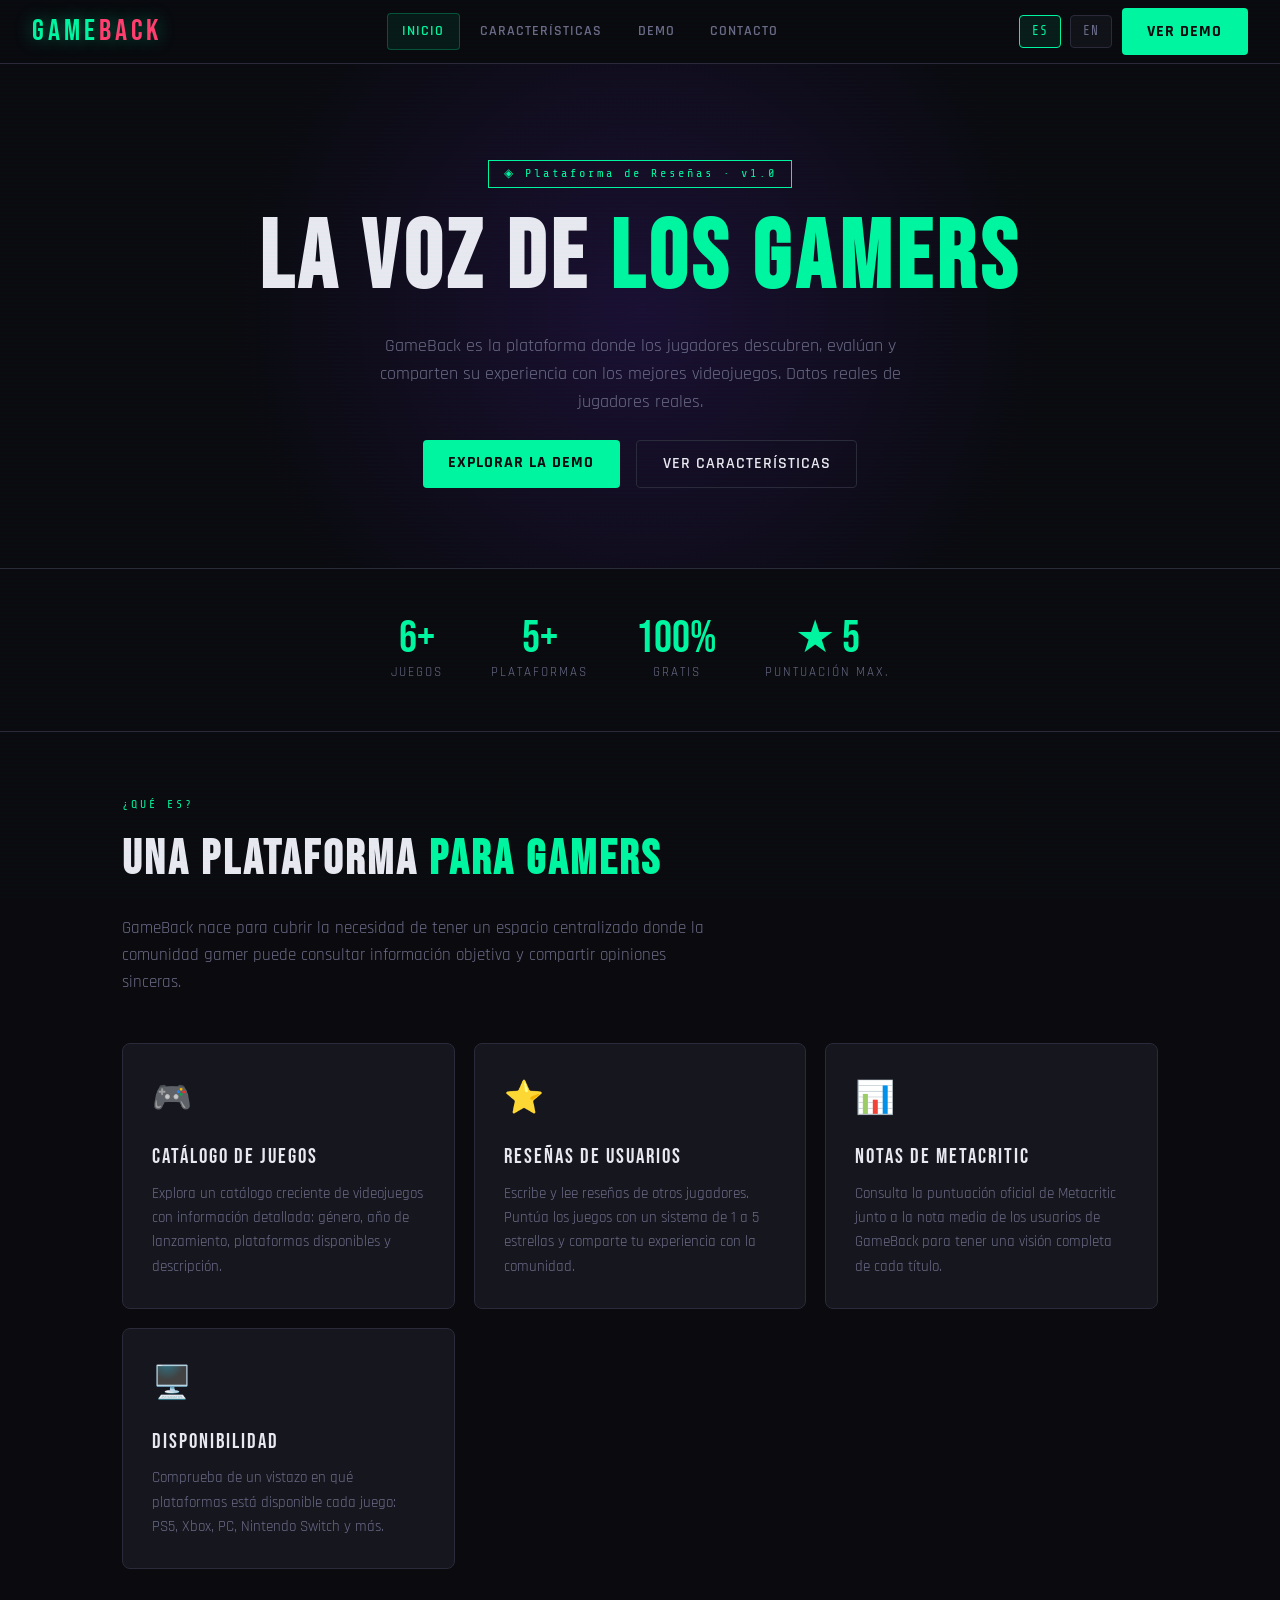
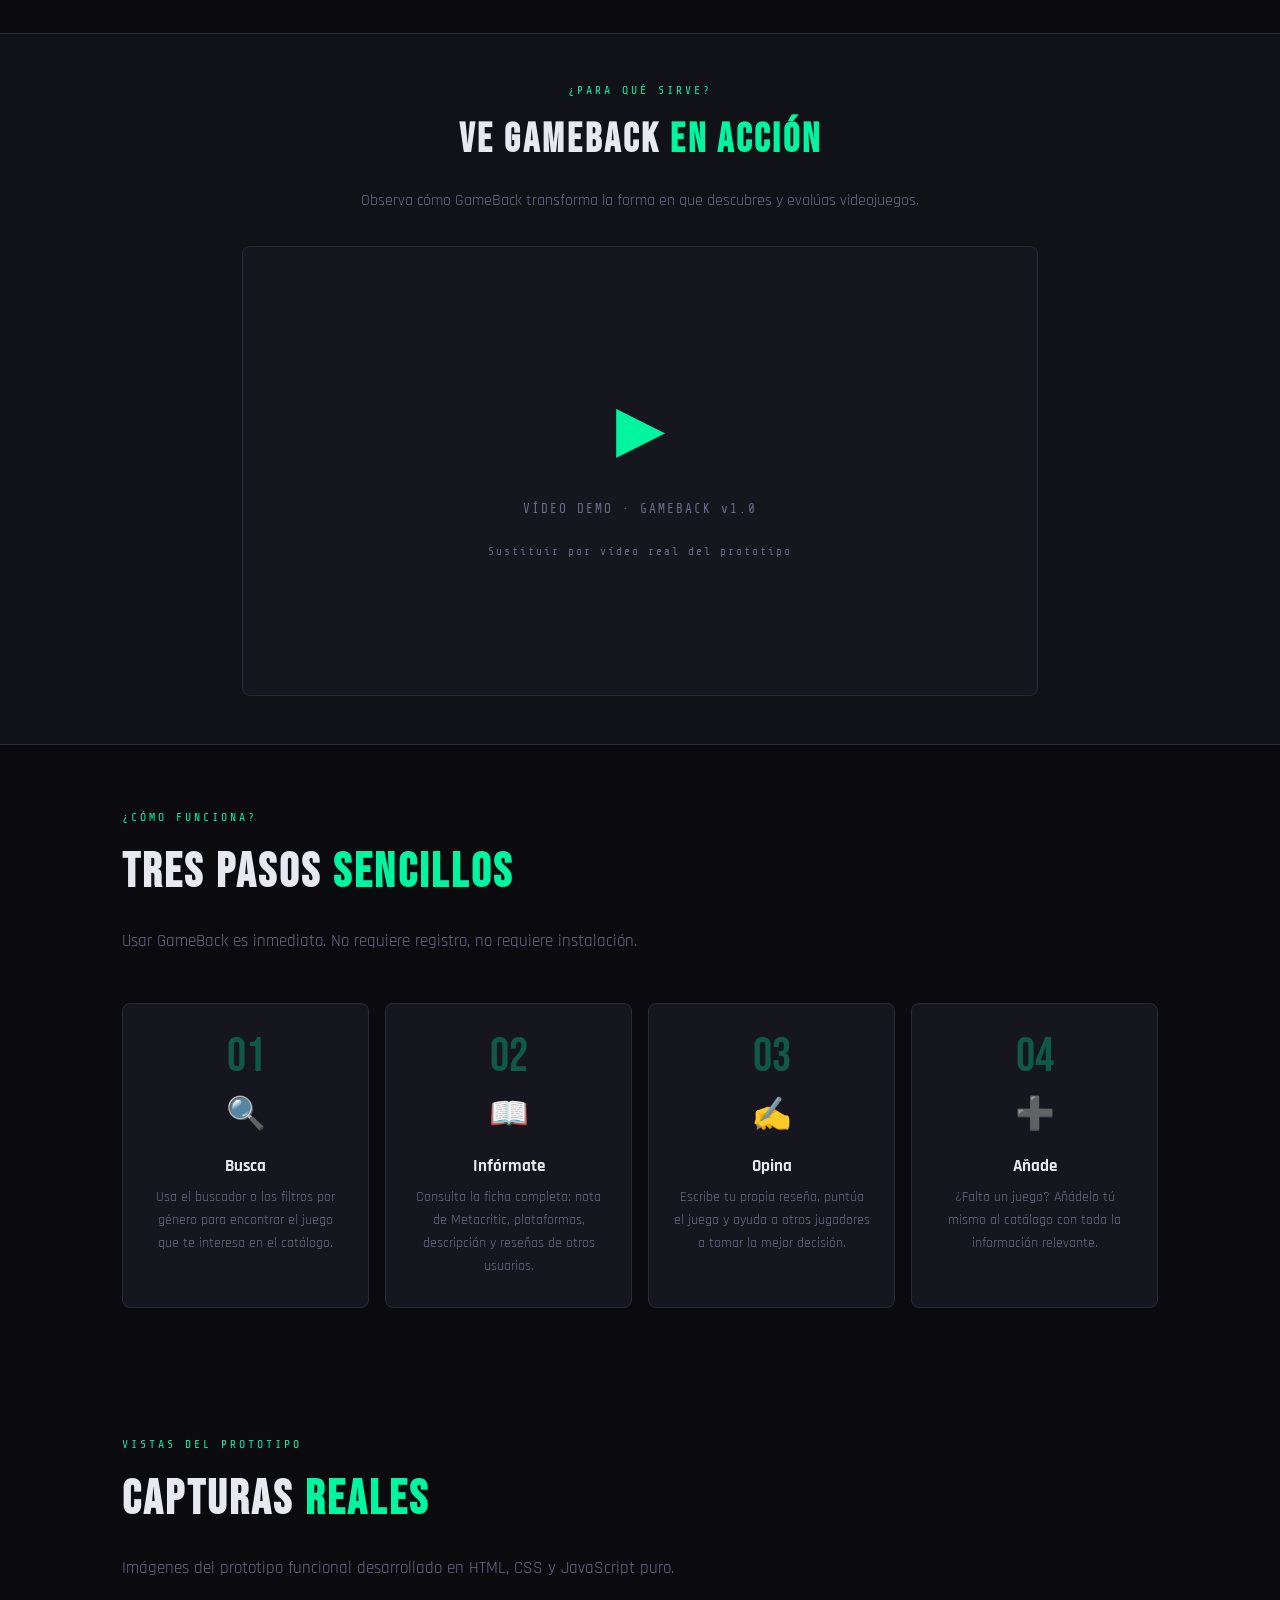
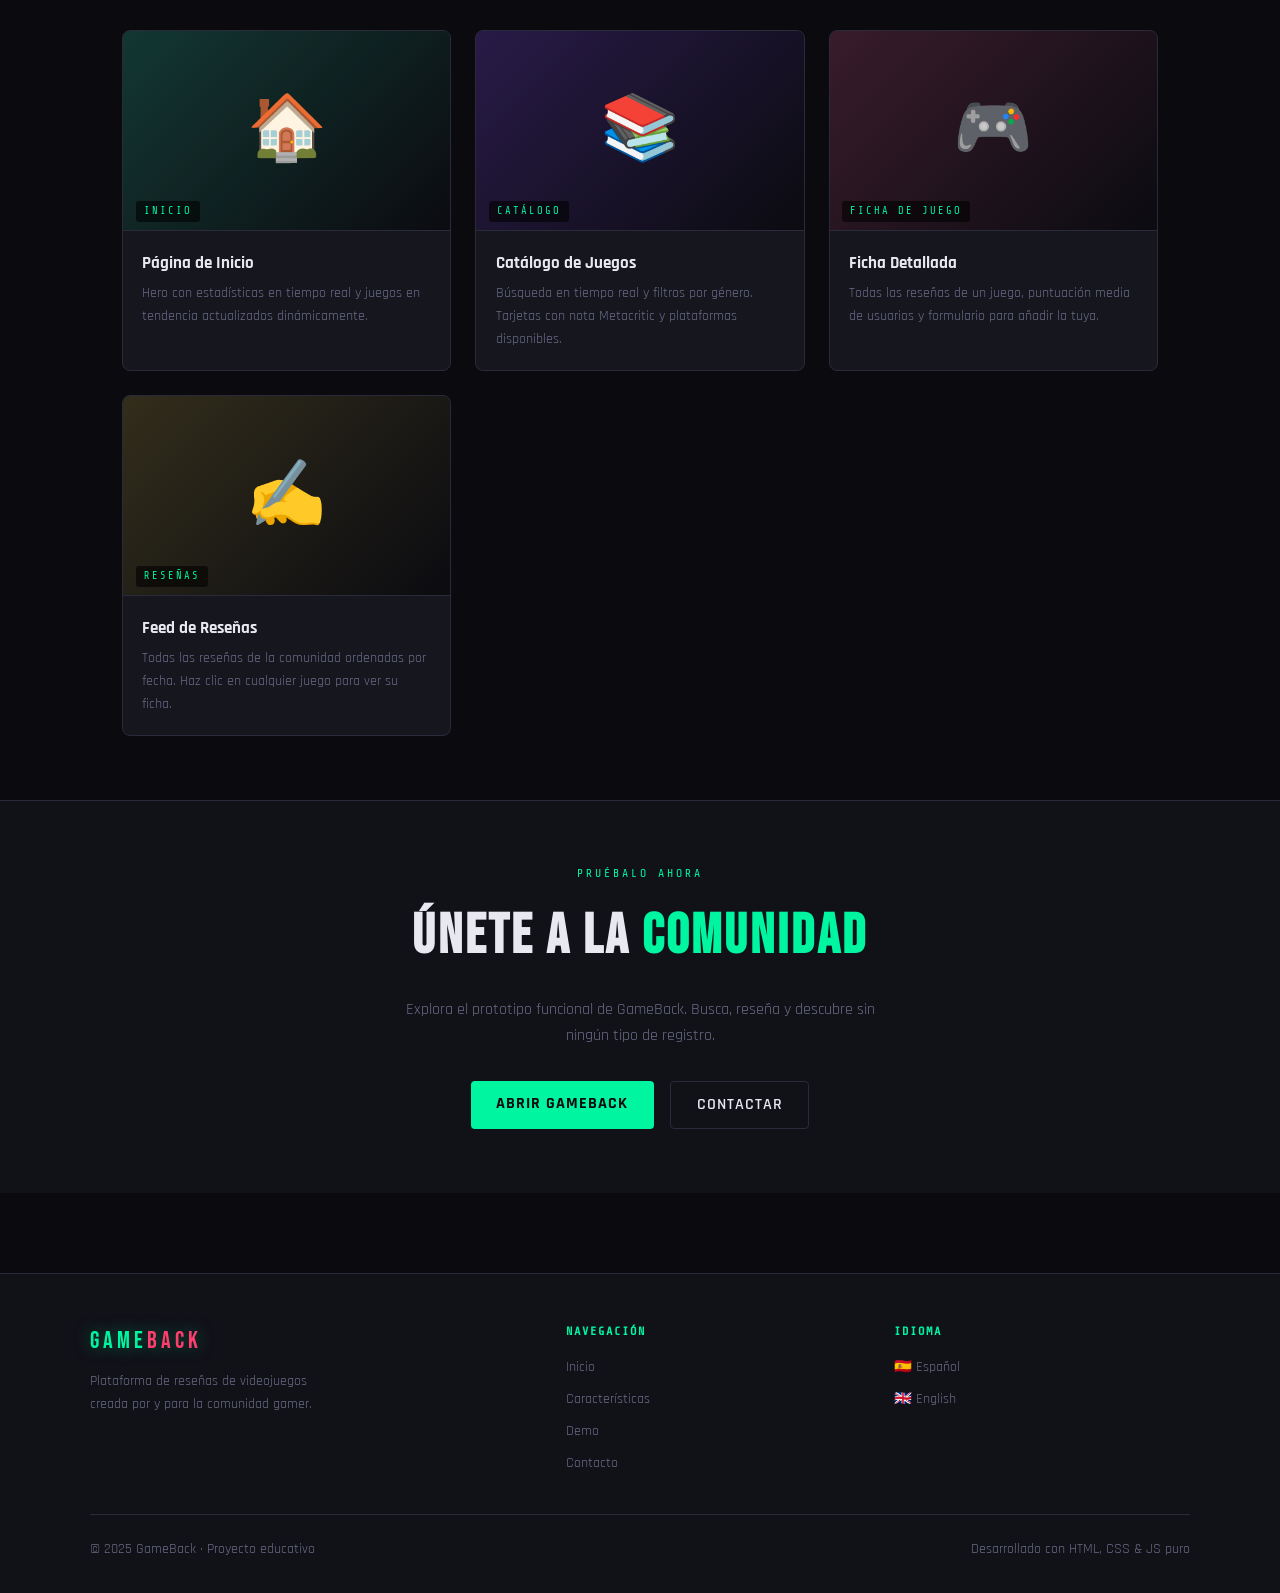
<file: HTML/index-es.html>
<!DOCTYPE html>
<html lang="es">
<head>
  <meta charset="UTF-8">
  <meta name="viewport" content="width=device-width, initial-scale=1.0">
  <meta name="description" content="GameBack — La plataforma de reseñas de videojuegos creada por y para gamers. Descubre juegos, comparte opiniones y comprueba puntuaciones de Metacritic.">
  <title>GameBack · Plataforma de Reseñas de Videojuegos</title>
  <link rel="stylesheet" href="css/style.css">
</head>
<body>

<!-- ═══════════ HEADER ═══════════ -->
<header>
  <a href="index-es.html" class="logo" aria-label="GameBack inicio">GAME<span>BACK</span></a>

  <nav aria-label="Navegación principal">
    <a href="index-es.html" class="nav-link active">Inicio</a>
    <a href="features-es.html" class="nav-link">Características</a>
    <a href="demo-es.html" class="nav-link">Demo</a>
    <a href="contact-es.html" class="nav-link">Contacto</a>
  </nav>

  <div class="header-right">
    <a href="index-es.html" class="lang-btn current" aria-label="Idioma: Español (actual)">ES</a>
    <a href="index-en.html" class="lang-btn" aria-label="Switch to English">EN</a>
    <a href="demo-es.html" class="btn-primary">Ver Demo</a>
  </div>
</header>

<!-- ═══════════ HERO ═══════════ -->
<main>
<section class="hero" aria-label="Presentación principal">
  <div class="hero-tag">◈ Plataforma de Reseñas · v1.0</div>
  <h1>LA VOZ DE <em>LOS GAMERS</em></h1>
  <p>GameBack es la plataforma donde los jugadores descubren, evalúan y comparten su experiencia con los mejores videojuegos. Datos reales de jugadores reales.</p>
  <div class="hero-cta">
    <a href="demo-es.html" class="btn-primary">Explorar la Demo</a>
    <a href="features-es.html" class="btn-ghost">Ver Características</a>
  </div>
</section>

<!-- STATS -->
<div class="stats-row" aria-label="Estadísticas de la plataforma">
  <div class="stat">
    <div class="stat-num">6+</div>
    <div class="stat-label">Juegos</div>
  </div>
  <div class="stat">
    <div class="stat-num">5+</div>
    <div class="stat-label">Plataformas</div>
  </div>
  <div class="stat">
    <div class="stat-num">100%</div>
    <div class="stat-label">Gratis</div>
  </div>
  <div class="stat">
    <div class="stat-num">★ 5</div>
    <div class="stat-label">Puntuación max.</div>
  </div>
</div>

<!-- QUÉ ES GAMEBACK -->
<section class="section" aria-labelledby="what-title">
  <div class="section-tag">¿Qué es?</div>
  <h2 class="section-title" id="what-title">UNA PLATAFORMA <em>PARA GAMERS</em></h2>
  <p class="section-lead">GameBack nace para cubrir la necesidad de tener un espacio centralizado donde la comunidad gamer puede consultar información objetiva y compartir opiniones sinceras.</p>

  <div class="features-grid">
    <div class="feat-card">
      <div class="feat-icon">🎮</div>
      <div class="feat-title">Catálogo de Juegos</div>
      <p class="feat-desc">Explora un catálogo creciente de videojuegos con información detallada: género, año de lanzamiento, plataformas disponibles y descripción.</p>
    </div>
    <div class="feat-card">
      <div class="feat-icon">⭐</div>
      <div class="feat-title">Reseñas de Usuarios</div>
      <p class="feat-desc">Escribe y lee reseñas de otros jugadores. Puntúa los juegos con un sistema de 1 a 5 estrellas y comparte tu experiencia con la comunidad.</p>
    </div>
    <div class="feat-card">
      <div class="feat-icon">📊</div>
      <div class="feat-title">Notas de Metacritic</div>
      <p class="feat-desc">Consulta la puntuación oficial de Metacritic junto a la nota media de los usuarios de GameBack para tener una visión completa de cada título.</p>
    </div>
    <div class="feat-card">
      <div class="feat-icon">🖥️</div>
      <div class="feat-title">Disponibilidad</div>
      <p class="feat-desc">Comprueba de un vistazo en qué plataformas está disponible cada juego: PS5, Xbox, PC, Nintendo Switch y más.</p>
    </div>
  </div>
</section>

<!-- PARA QUÉ SIRVE -->
<section class="video-section" aria-labelledby="usage-title">
  <div class="video-wrap">
    <div class="section-tag" style="text-align:center">¿Para qué sirve?</div>
    <h2 class="section-title" id="usage-title" style="font-size:clamp(1.8rem,4vw,2.5rem)">VE GAMEBACK <em>EN ACCIÓN</em></h2>
    <p style="color:var(--muted);margin-bottom:0">Observa cómo GameBack transforma la forma en que descubres y evalúas videojuegos.</p>

    <div class="video-container" role="region" aria-label="Vídeo demostrativo de GameBack">
      <!-- Sustituye el src por la URL de tu vídeo real grabado del prototipo -->
      <div class="video-placeholder">
        <div class="play-icon" aria-hidden="true">▶</div>
        <p>VÍDEO DEMO · GAMEBACK v1.0</p>
        <p style="font-size:.7rem;color:var(--muted);margin-top:.5rem">Sustituir por vídeo real del prototipo</p>
      </div>
      <!-- Ejemplo con archivo de vídeo local:
      <video controls aria-label="Demostración completa de GameBack">
        <source src="assets/demo-gameback.mp4" type="video/mp4">
        Tu navegador no soporta vídeo HTML5.
      </video>
      -->
    </div>
  </div>
</section>

<!-- CÓMO FUNCIONA -->
<section class="section" aria-labelledby="how-title">
  <div class="section-tag">¿Cómo funciona?</div>
  <h2 class="section-title" id="how-title">TRES PASOS <em>SENCILLOS</em></h2>
  <p class="section-lead">Usar GameBack es inmediato. No requiere registro, no requiere instalación.</p>

  <div class="steps-grid">
    <div class="step-card">
      <div class="step-num">01</div>
      <div class="step-icon">🔍</div>
      <div class="step-title">Busca</div>
      <p class="step-desc">Usa el buscador o los filtros por género para encontrar el juego que te interesa en el catálogo.</p>
    </div>
    <div class="step-card">
      <div class="step-num">02</div>
      <div class="step-icon">📖</div>
      <div class="step-title">Infórmate</div>
      <p class="step-desc">Consulta la ficha completa: nota de Metacritic, plataformas, descripción y reseñas de otros usuarios.</p>
    </div>
    <div class="step-card">
      <div class="step-num">03</div>
      <div class="step-icon">✍️</div>
      <div class="step-title">Opina</div>
      <p class="step-desc">Escribe tu propia reseña, puntúa el juego y ayuda a otros jugadores a tomar la mejor decisión.</p>
    </div>
    <div class="step-card">
      <div class="step-num">04</div>
      <div class="step-icon">➕</div>
      <div class="step-title">Añade</div>
      <p class="step-desc">¿Falta un juego? Añádelo tú mismo al catálogo con toda la información relevante.</p>
    </div>
  </div>
</section>

<!-- CAPTURAS DE PANTALLA -->
<section class="section" aria-labelledby="screens-title">
  <div class="section-tag">Vistas del prototipo</div>
  <h2 class="section-title" id="screens-title">CAPTURAS <em>REALES</em></h2>
  <p class="section-lead">Imágenes del prototipo funcional desarrollado en HTML, CSS y JavaScript puro.</p>

  <div class="demo-grid">
    <article class="screen-card">
      <div class="screen-preview" style="background:linear-gradient(135deg,rgba(0,245,160,.15),rgba(10,10,15,.9))">
        🏠
        <span class="screen-label">INICIO</span>
      </div>
      <div class="screen-info">
        <div class="screen-title">Página de Inicio</div>
        <p class="screen-desc">Hero con estadísticas en tiempo real y juegos en tendencia actualizados dinámicamente.</p>
      </div>
    </article>

    <article class="screen-card">
      <div class="screen-preview" style="background:linear-gradient(135deg,rgba(123,47,255,.18),rgba(10,10,15,.9))">
        📚
        <span class="screen-label">CATÁLOGO</span>
      </div>
      <div class="screen-info">
        <div class="screen-title">Catálogo de Juegos</div>
        <p class="screen-desc">Búsqueda en tiempo real y filtros por género. Tarjetas con nota Metacritic y plataformas disponibles.</p>
      </div>
    </article>

    <article class="screen-card">
      <div class="screen-preview" style="background:linear-gradient(135deg,rgba(255,61,110,.15),rgba(10,10,15,.9))">
        🎮
        <span class="screen-label">FICHA DE JUEGO</span>
      </div>
      <div class="screen-info">
        <div class="screen-title">Ficha Detallada</div>
        <p class="screen-desc">Todas las reseñas de un juego, puntuación media de usuarios y formulario para añadir la tuya.</p>
      </div>
    </article>

    <article class="screen-card">
      <div class="screen-preview" style="background:linear-gradient(135deg,rgba(255,215,0,.12),rgba(10,10,15,.9))">
        ✍️
        <span class="screen-label">RESEÑAS</span>
      </div>
      <div class="screen-info">
        <div class="screen-title">Feed de Reseñas</div>
        <p class="screen-desc">Todas las reseñas de la comunidad ordenadas por fecha. Haz clic en cualquier juego para ver su ficha.</p>
      </div>
    </article>
  </div>
</section>

<!-- CTA FINAL -->
<section style="text-align:center;padding:4rem 2rem;background:var(--surface);border-top:1px solid var(--border)" aria-label="Llamada a la acción">
  <div class="section-tag" style="text-align:center">Pruébalo ahora</div>
  <h2 class="section-title" style="font-size:clamp(2rem,5vw,3.5rem);margin-bottom:1rem">ÚNETE A LA <em>COMUNIDAD</em></h2>
  <p style="color:var(--muted);max-width:480px;margin:0 auto 2rem">Explora el prototipo funcional de GameBack. Busca, reseña y descubre sin ningún tipo de registro.</p>
  <div style="display:flex;gap:1rem;justify-content:center;flex-wrap:wrap">
    <a href="demo-es.html" class="btn-primary">Abrir GameBack</a>
    <a href="contact-es.html" class="btn-ghost">Contactar</a>
  </div>
</section>
</main>

<!-- ═══════════ FOOTER ═══════════ -->
<footer>
  <div class="footer-grid">
    <div class="footer-brand">
      <div class="logo">GAME<span>BACK</span></div>
      <p>Plataforma de reseñas de videojuegos creada por y para la comunidad gamer.</p>
    </div>
    <div class="footer-col">
      <h4>Navegación</h4>
      <ul>
        <li><a href="index-es.html">Inicio</a></li>
        <li><a href="features-es.html">Características</a></li>
        <li><a href="demo-es.html">Demo</a></li>
        <li><a href="contact-es.html">Contacto</a></li>
      </ul>
    </div>
    <div class="footer-col">
      <h4>Idioma</h4>
      <ul>
        <li><a href="index-es.html">🇪🇸 Español</a></li>
        <li><a href="index-en.html">🇬🇧 English</a></li>
      </ul>
    </div>
  </div>
  <div class="footer-bottom">
    <span>© 2025 GameBack · Proyecto educativo</span>
    <span>Desarrollado con HTML, CSS &amp; JS puro</span>
  </div>
</footer>

</body>
</html>
</file>
<file: HTML/css/style.css>
/* ─── GAMEBACK · GLOBAL STYLES ─── */
@import url('https://fonts.googleapis.com/css2?family=Bebas+Neue&family=Rajdhani:wght@400;500;600;700&family=Share+Tech+Mono&display=swap');

:root {
  --bg: #0a0a0f;
  --surface: #111118;
  --card: #16161f;
  --border: #2a2a3a;
  --accent: #00f5a0;
  --accent2: #7b2fff;
  --accent3: #ff3d6e;
  --text: #e8e8f0;
  --muted: #6b6b88;
  --gold: #ffd700;
  --radius: 8px;
}

*, *::before, *::after { margin: 0; padding: 0; box-sizing: border-box; }

html { scroll-behavior: smooth; }

body {
  font-family: 'Rajdhani', sans-serif;
  background: var(--bg);
  color: var(--text);
  min-height: 100vh;
  line-height: 1.6;
}

/* scanline */
body::before {
  content: '';
  position: fixed;
  inset: 0;
  background: repeating-linear-gradient(0deg, transparent, transparent 2px, rgba(0,245,160,.012) 2px, rgba(0,245,160,.012) 4px);
  pointer-events: none;
  z-index: 9999;
}

a { color: inherit; text-decoration: none; }
img { max-width: 100%; display: block; }

/* ── HEADER ── */
header {
  position: sticky;
  top: 0;
  z-index: 100;
  background: rgba(10,10,15,.92);
  backdrop-filter: blur(14px);
  border-bottom: 1px solid var(--border);
  padding: 0 2rem;
  height: 64px;
  display: flex;
  align-items: center;
  justify-content: space-between;
  gap: 1rem;
}

.logo {
  font-family: 'Bebas Neue', sans-serif;
  font-size: 1.9rem;
  letter-spacing: 4px;
  color: var(--accent);
  text-shadow: 0 0 18px rgba(0,245,160,.4);
  flex-shrink: 0;
}
.logo span { color: var(--accent3); }

nav { display: flex; gap: .3rem; flex-wrap: wrap; }

.nav-link {
  color: var(--muted);
  font-weight: 600;
  font-size: .9rem;
  letter-spacing: 1px;
  text-transform: uppercase;
  padding: .4rem .9rem;
  border-radius: 4px;
  transition: all .2s;
  border: 1px solid transparent;
}
.nav-link:hover, .nav-link.active {
  color: var(--accent);
  border-color: rgba(0,245,160,.25);
  background: rgba(0,245,160,.07);
}

.header-right { display: flex; align-items: center; gap: .6rem; flex-shrink: 0; }

.lang-btn {
  background: var(--surface);
  border: 1px solid var(--border);
  color: var(--muted);
  font-family: 'Share Tech Mono', monospace;
  font-size: .8rem;
  padding: .35rem .75rem;
  border-radius: 4px;
  cursor: pointer;
  letter-spacing: 1px;
  transition: all .2s;
}
.lang-btn:hover { border-color: var(--accent); color: var(--accent); }
.lang-btn.current { border-color: var(--accent); color: var(--accent); background: rgba(0,245,160,.08); }

/* ── FOOTER ── */
footer {
  background: var(--surface);
  border-top: 1px solid var(--border);
  padding: 3rem 2rem 2rem;
  margin-top: 5rem;
}

.footer-grid {
  max-width: 1100px;
  margin: 0 auto;
  display: grid;
  grid-template-columns: 1.5fr 1fr 1fr;
  gap: 2rem;
  margin-bottom: 2rem;
}

.footer-brand .logo { font-size: 1.5rem; margin-bottom: .6rem; }
.footer-brand p { color: var(--muted); font-size: .9rem; max-width: 240px; }

.footer-col h4 {
  font-family: 'Share Tech Mono', monospace;
  font-size: .75rem;
  letter-spacing: 2px;
  color: var(--accent);
  text-transform: uppercase;
  margin-bottom: .8rem;
}
.footer-col ul { list-style: none; }
.footer-col ul li { margin-bottom: .4rem; }
.footer-col ul li a { color: var(--muted); font-size: .9rem; transition: color .2s; }
.footer-col ul li a:hover { color: var(--accent); }

.footer-bottom {
  max-width: 1100px;
  margin: 0 auto;
  padding-top: 1.5rem;
  border-top: 1px solid var(--border);
  display: flex;
  justify-content: space-between;
  align-items: center;
  color: var(--muted);
  font-size: .85rem;
  flex-wrap: wrap;
  gap: .5rem;
}

/* ── HERO ── */
.hero {
  position: relative;
  padding: 6rem 2rem 5rem;
  text-align: center;
  overflow: hidden;
}
.hero::before {
  content: '';
  position: absolute;
  top: -40%;
  left: 50%;
  transform: translateX(-50%);
  width: 900px;
  height: 900px;
  background: radial-gradient(circle, rgba(123,47,255,.15) 0%, transparent 65%);
  pointer-events: none;
}

.hero-tag {
  display: inline-block;
  font-family: 'Share Tech Mono', monospace;
  font-size: .75rem;
  color: var(--accent);
  border: 1px solid var(--accent);
  padding: .2rem .9rem;
  letter-spacing: 3px;
  margin-bottom: 1.5rem;
  animation: fadeDown .5s ease both;
}

.hero h1 {
  font-family: 'Bebas Neue', sans-serif;
  font-size: clamp(2.8rem, 8vw, 6rem);
  line-height: 1;
  letter-spacing: 5px;
  animation: fadeDown .5s .1s ease both;
}
.hero h1 em { color: var(--accent); font-style: normal; }

.hero p {
  margin: 1.5rem auto;
  max-width: 560px;
  color: var(--muted);
  font-size: 1.1rem;
  animation: fadeDown .5s .2s ease both;
}

.hero-cta {
  display: flex;
  gap: 1rem;
  justify-content: center;
  flex-wrap: wrap;
  animation: fadeDown .5s .3s ease both;
}

/* ── BUTTONS ── */
.btn-primary {
  display: inline-block;
  background: var(--accent);
  color: var(--bg);
  border: none;
  padding: .65rem 1.6rem;
  font-family: 'Rajdhani', sans-serif;
  font-weight: 700;
  font-size: 1rem;
  letter-spacing: 1px;
  border-radius: 4px;
  cursor: pointer;
  text-transform: uppercase;
  transition: all .2s;
}
.btn-primary:hover { background: #00c97e; box-shadow: 0 0 24px rgba(0,245,160,.4); }

.btn-ghost {
  display: inline-block;
  background: none;
  border: 1px solid var(--border);
  color: var(--text);
  padding: .65rem 1.6rem;
  font-family: 'Rajdhani', sans-serif;
  font-weight: 600;
  font-size: 1rem;
  letter-spacing: 1px;
  border-radius: 4px;
  cursor: pointer;
  text-transform: uppercase;
  transition: all .2s;
}
.btn-ghost:hover { border-color: var(--accent); color: var(--accent); }

/* ── SECTIONS ── */
.section {
  max-width: 1100px;
  margin: 0 auto;
  padding: 4rem 2rem;
}

.section-tag {
  font-family: 'Share Tech Mono', monospace;
  font-size: .72rem;
  color: var(--accent);
  letter-spacing: 3px;
  text-transform: uppercase;
  margin-bottom: .5rem;
}

.section-title {
  font-family: 'Bebas Neue', sans-serif;
  font-size: clamp(2rem, 4vw, 3rem);
  letter-spacing: 3px;
  margin-bottom: 1rem;
}
.section-title em { color: var(--accent); font-style: normal; }

.section-lead {
  color: var(--muted);
  font-size: 1.05rem;
  max-width: 600px;
  margin-bottom: 3rem;
}

/* ── STATS ── */
.stats-row {
  display: flex;
  justify-content: center;
  gap: 3rem;
  padding: 3rem 2rem;
  border-top: 1px solid var(--border);
  border-bottom: 1px solid var(--border);
  flex-wrap: wrap;
}
.stat { text-align: center; }
.stat-num { font-family: 'Bebas Neue', sans-serif; font-size: 2.8rem; color: var(--accent); line-height: 1; }
.stat-label { font-size: .8rem; color: var(--muted); letter-spacing: 2px; text-transform: uppercase; }

/* ── FEATURE CARDS ── */
.features-grid {
  display: grid;
  grid-template-columns: repeat(auto-fit, minmax(260px, 1fr));
  gap: 1.2rem;
}

.feat-card {
  background: var(--card);
  border: 1px solid var(--border);
  border-radius: var(--radius);
  padding: 1.8rem;
  transition: border-color .25s, transform .25s;
}
.feat-card:hover { border-color: var(--accent); transform: translateY(-4px); }

.feat-icon { font-size: 2rem; margin-bottom: 1rem; }
.feat-title { font-family: 'Bebas Neue', sans-serif; font-size: 1.3rem; letter-spacing: 2px; margin-bottom: .5rem; }
.feat-desc { color: var(--muted); font-size: .95rem; }

/* ── SCREENS / DEMO ── */
.demo-grid {
  display: grid;
  grid-template-columns: repeat(auto-fit, minmax(300px, 1fr));
  gap: 1.5rem;
}

.screen-card {
  background: var(--card);
  border: 1px solid var(--border);
  border-radius: var(--radius);
  overflow: hidden;
}

.screen-preview {
  background: linear-gradient(135deg, rgba(123,47,255,.15), rgba(0,10,15,.8));
  height: 200px;
  display: flex;
  align-items: center;
  justify-content: center;
  font-size: 4rem;
  border-bottom: 1px solid var(--border);
  position: relative;
}

.screen-label {
  position: absolute;
  bottom: .5rem;
  left: .8rem;
  font-family: 'Share Tech Mono', monospace;
  font-size: .65rem;
  color: var(--accent);
  letter-spacing: 2px;
  background: rgba(0,0,0,.6);
  padding: .15rem .5rem;
  border-radius: 3px;
}

.screen-info { padding: 1.2rem; }
.screen-title { font-weight: 700; font-size: 1.05rem; margin-bottom: .3rem; }
.screen-desc { color: var(--muted); font-size: .9rem; }

/* ── VIDEO EMBED ── */
.video-section { background: var(--surface); border-top: 1px solid var(--border); border-bottom: 1px solid var(--border); }
.video-wrap {
  max-width: 860px;
  margin: 0 auto;
  padding: 3rem 2rem;
  text-align: center;
}
.video-container {
  position: relative;
  width: 100%;
  padding-top: 56.25%;
  background: var(--card);
  border: 1px solid var(--border);
  border-radius: var(--radius);
  overflow: hidden;
  margin-top: 2rem;
}
.video-container iframe,
.video-container video {
  position: absolute;
  inset: 0;
  width: 100%;
  height: 100%;
  border: none;
}
.video-placeholder {
  position: absolute;
  inset: 0;
  display: flex;
  flex-direction: column;
  align-items: center;
  justify-content: center;
  gap: 1rem;
  color: var(--muted);
}
.video-placeholder .play-icon { font-size: 4rem; color: var(--accent); }
.video-placeholder p { font-family: 'Share Tech Mono', monospace; font-size: .8rem; letter-spacing: 2px; }

/* ── HOW IT WORKS ── */
.steps-grid {
  display: grid;
  grid-template-columns: repeat(auto-fit, minmax(200px, 1fr));
  gap: 1rem;
  position: relative;
}

.step-card {
  background: var(--card);
  border: 1px solid var(--border);
  border-radius: var(--radius);
  padding: 1.8rem 1.5rem;
  text-align: center;
  transition: border-color .25s;
}
.step-card:hover { border-color: var(--accent2); }

.step-num {
  font-family: 'Bebas Neue', sans-serif;
  font-size: 3rem;
  color: var(--accent);
  line-height: 1;
  opacity: .3;
  margin-bottom: .5rem;
}
.step-icon { font-size: 2rem; margin-bottom: .8rem; }
.step-title { font-weight: 700; font-size: 1.05rem; margin-bottom: .4rem; }
.step-desc { color: var(--muted); font-size: .9rem; }

/* ── CONTACT FORM ── */
.contact-wrap {
  display: grid;
  grid-template-columns: 1fr 1fr;
  gap: 3rem;
  align-items: start;
}

.contact-info h2 { font-family: 'Bebas Neue', sans-serif; font-size: 2.5rem; letter-spacing: 3px; margin-bottom: 1rem; }
.contact-info p { color: var(--muted); margin-bottom: 1.5rem; }

.contact-detail {
  display: flex;
  align-items: center;
  gap: .8rem;
  margin-bottom: 1rem;
  color: var(--muted);
  font-size: .95rem;
}
.contact-detail .icon { font-size: 1.2rem; }

.form-card {
  background: var(--card);
  border: 1px solid var(--border);
  border-radius: var(--radius);
  padding: 2rem;
}

.form-group { margin-bottom: 1.2rem; }
.form-label {
  display: block;
  font-size: .78rem;
  font-weight: 700;
  letter-spacing: 2px;
  color: var(--muted);
  text-transform: uppercase;
  margin-bottom: .4rem;
}
.form-input, .form-textarea, .form-select {
  width: 100%;
  background: var(--surface);
  border: 1px solid var(--border);
  border-radius: 6px;
  padding: .7rem 1rem;
  color: var(--text);
  font-family: 'Rajdhani', sans-serif;
  font-size: 1rem;
  outline: none;
  transition: border-color .2s;
}
.form-input:focus, .form-textarea:focus, .form-select:focus { border-color: var(--accent); }
.form-input::placeholder, .form-textarea::placeholder { color: var(--muted); }
.form-textarea { resize: vertical; min-height: 120px; }
.form-select option { background: var(--surface); }

/* ── PLATFORM BADGES ── */
.platform-badge {
  display: inline-block;
  background: var(--surface);
  border: 1px solid var(--border);
  padding: .25rem .7rem;
  border-radius: 4px;
  font-family: 'Share Tech Mono', monospace;
  font-size: .8rem;
  color: var(--text);
  margin: .2rem;
}

/* ── ANIMATIONS ── */
@keyframes fadeDown {
  from { opacity: 0; transform: translateY(-14px); }
  to { opacity: 1; transform: translateY(0); }
}
@keyframes fadeUp {
  from { opacity: 0; transform: translateY(14px); }
  to { opacity: 1; transform: translateY(0); }
}

/* ── RESPONSIVE ── */
@media (max-width: 768px) {
  header { padding: 0 1rem; }
  nav { display: none; }
  .footer-grid { grid-template-columns: 1fr; }
  .contact-wrap { grid-template-columns: 1fr; }
}
@media (max-width: 480px) {
  .hero { padding: 4rem 1rem 3rem; }
  .section { padding: 2.5rem 1rem; }
}
</file>
